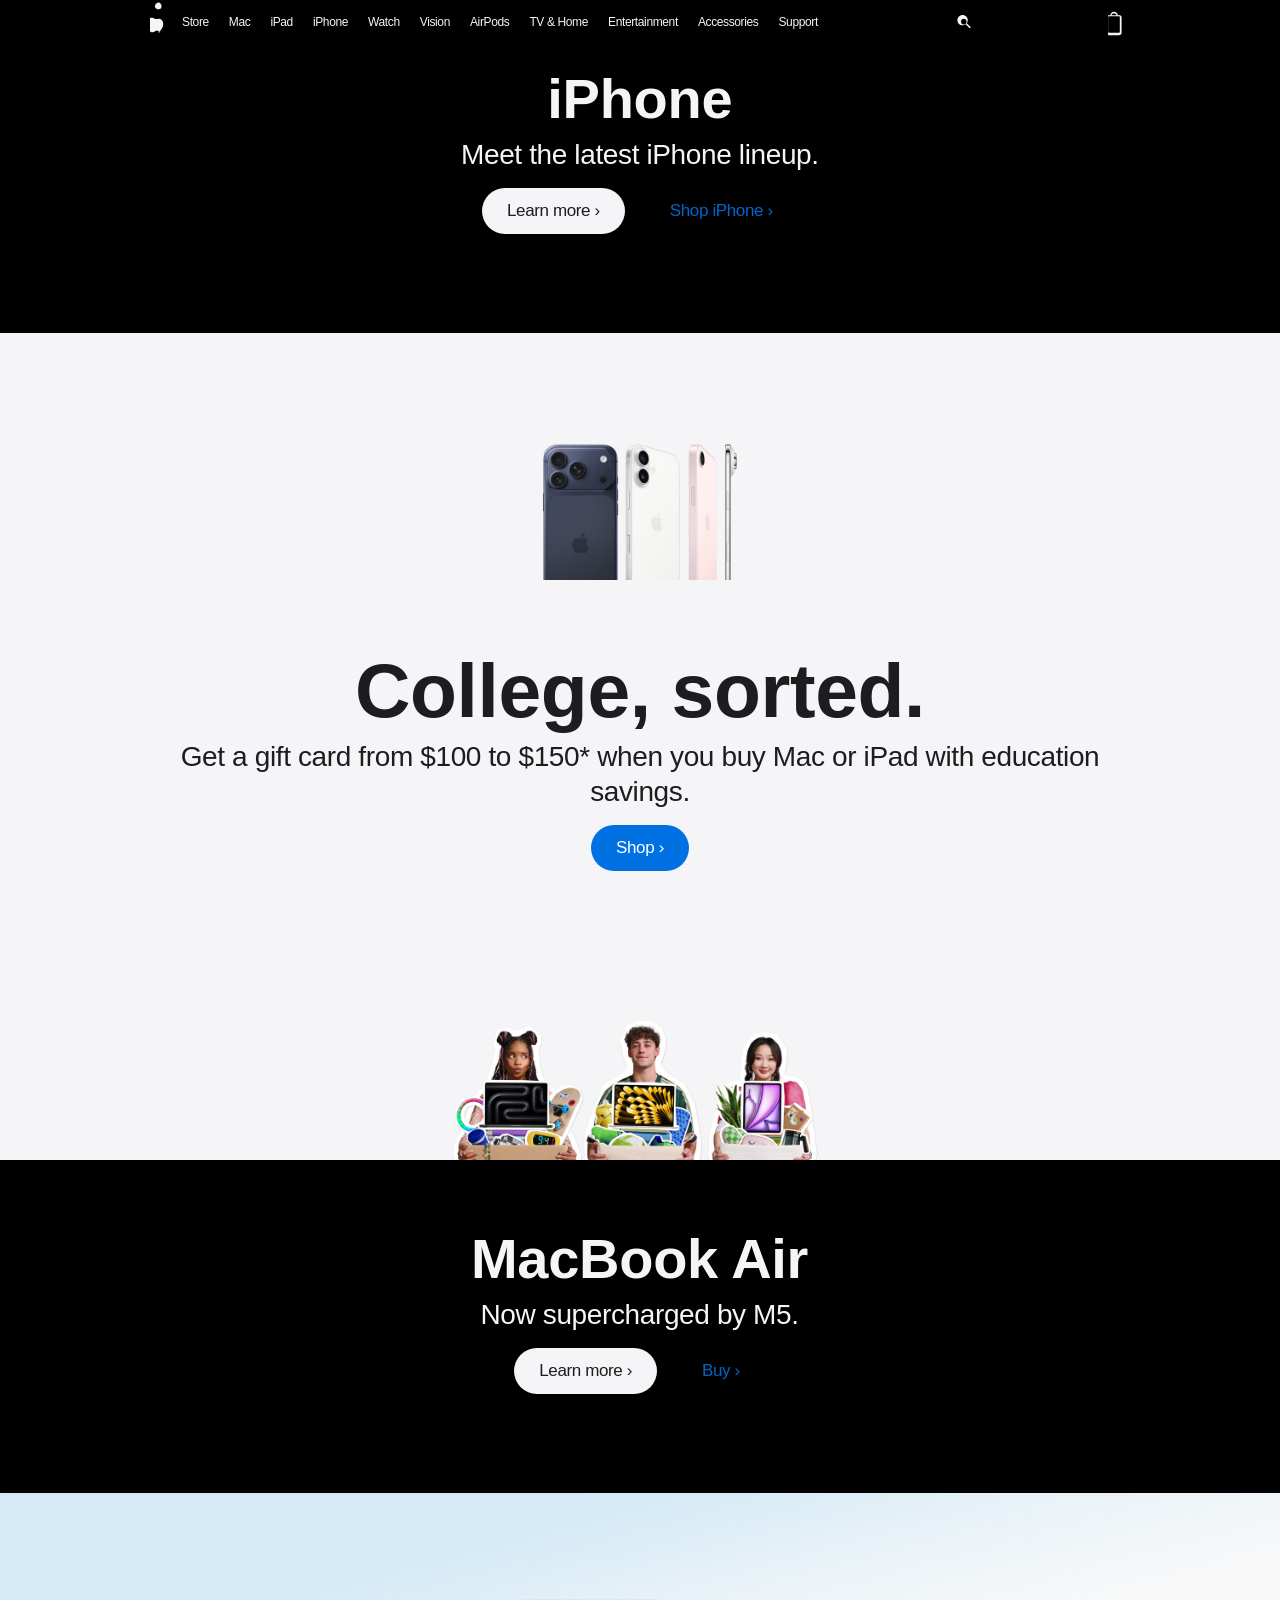
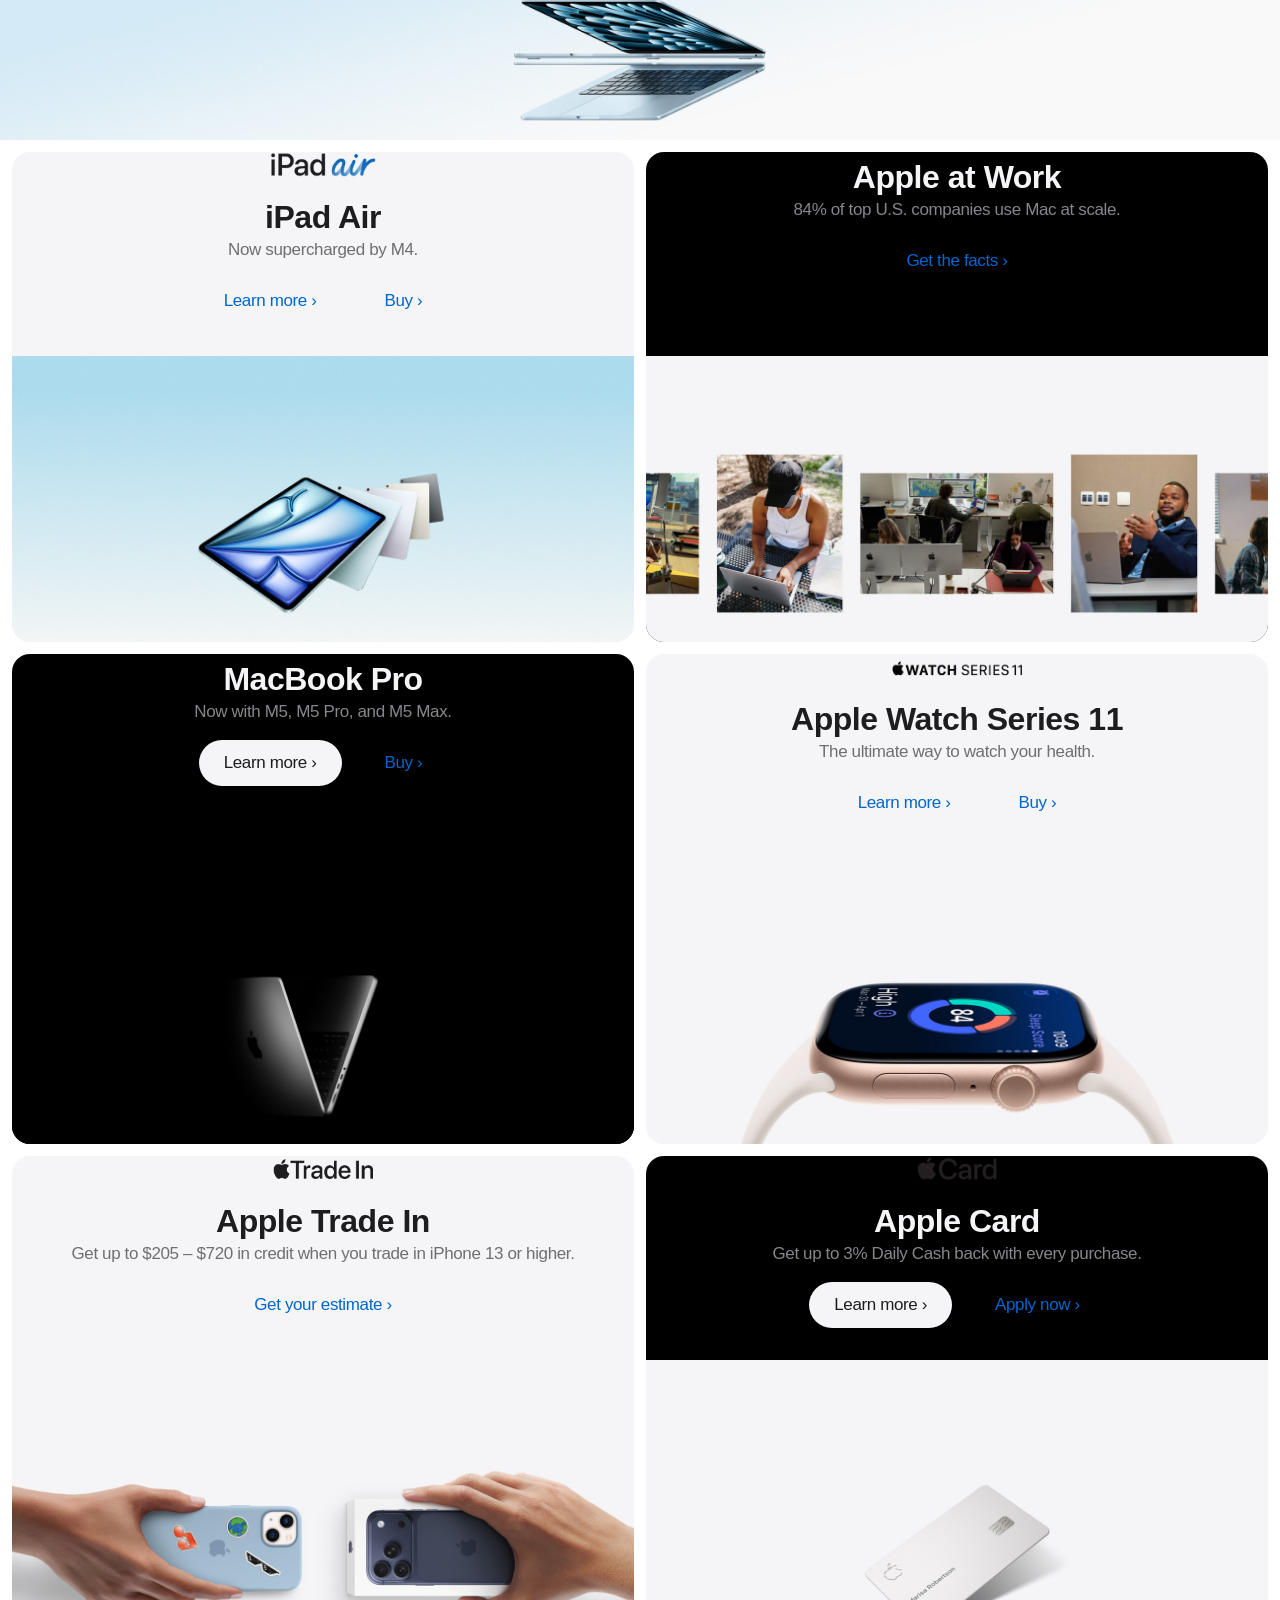
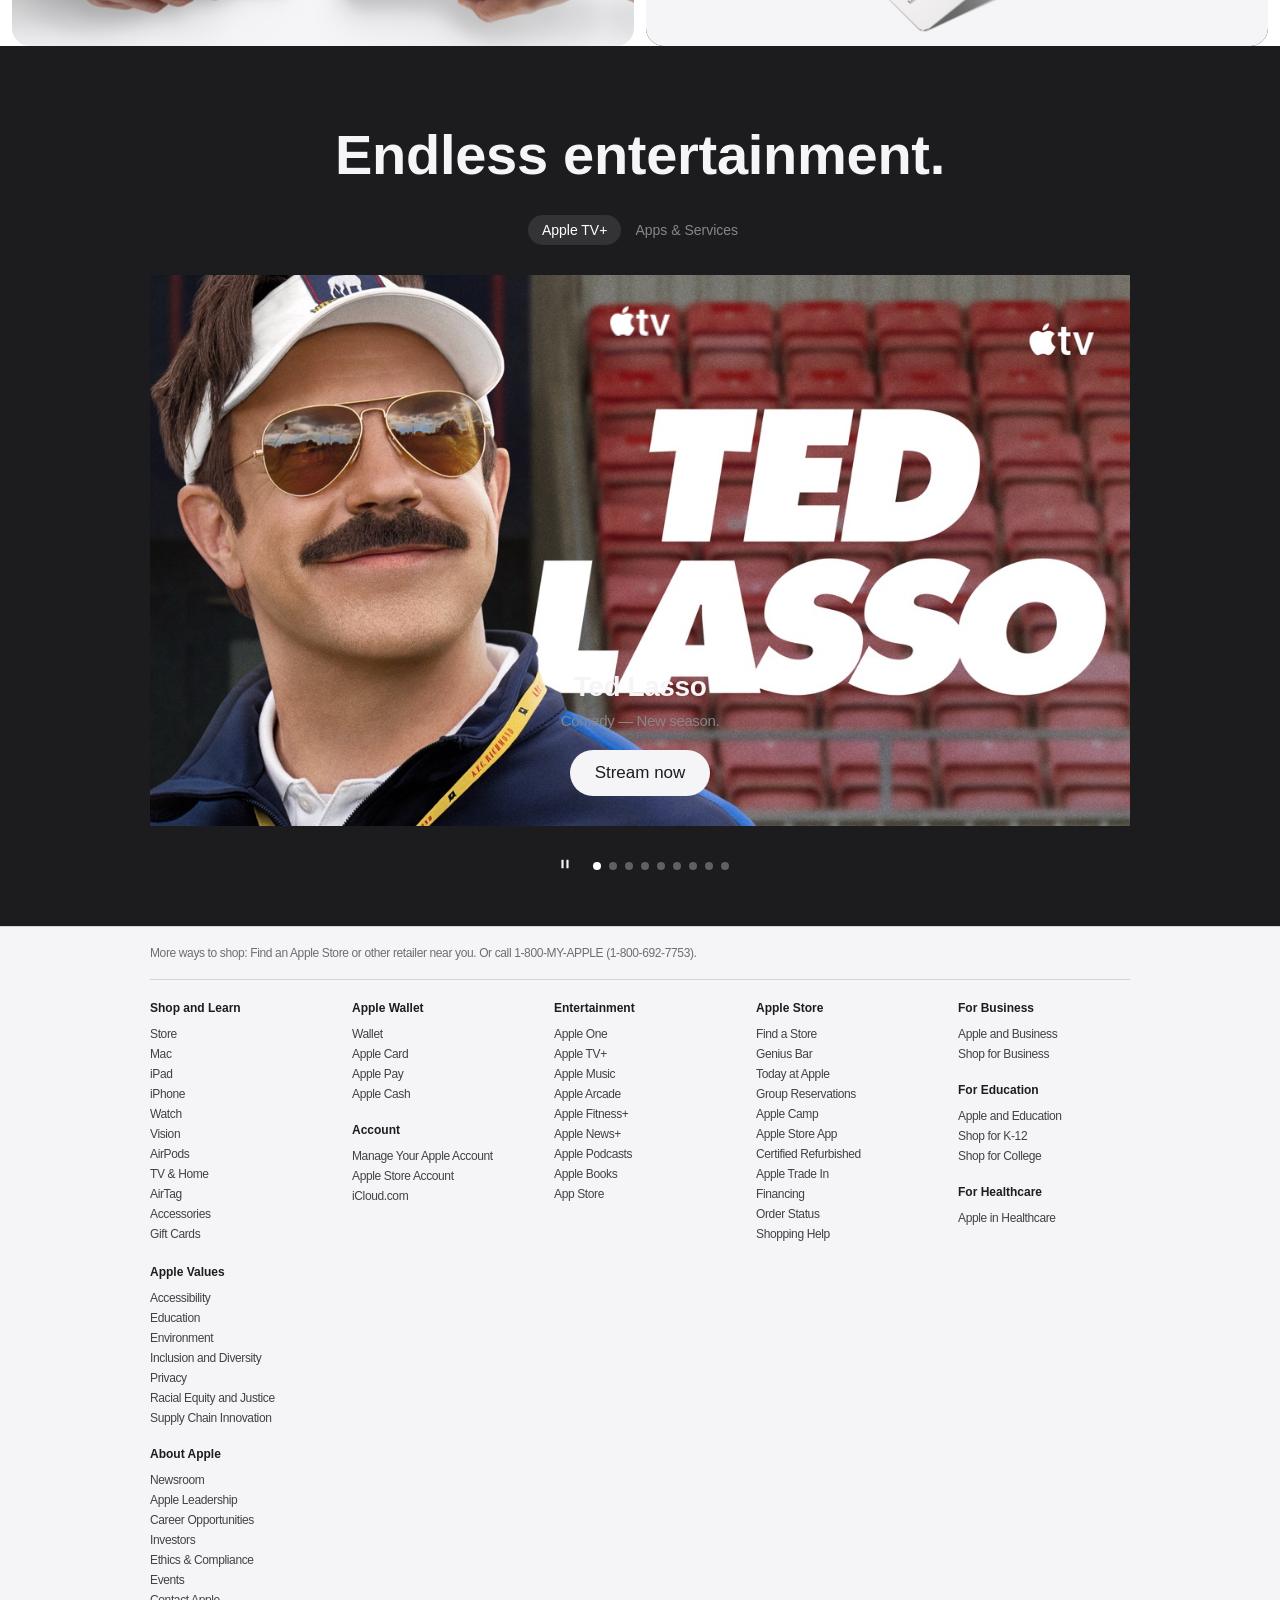
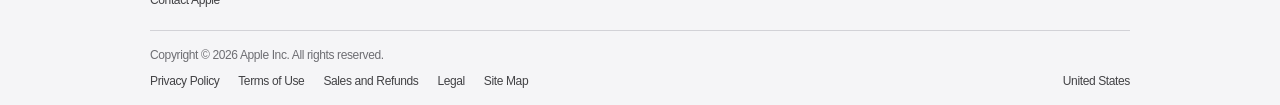
<file: index.html>
<!DOCTYPE html>
<html lang="en">
<head>
  <meta charset="UTF-8">
  <meta name="viewport" content="width=device-width, initial-scale=1.0">
  <title>Apple</title>
  <meta name="description" content="Apple delivers the best Mac, iPhone, iPad, and Watch experiences.">
  <link rel="stylesheet" href="css/global.css">
  <link rel="stylesheet" href="css/home.css">
</head>
<body>

  <!-- Global navigation placeholder — injected by nav.js -->
  <header id="globalnav-placeholder"></header>

  <main>
    <!-- =================================================================
         HERO 1 — iPhone (dark)
         ================================================================= -->
    <section class="hero hero-iphone theme-dark">
      <div class="container reveal">
        <h1 class="hero-headline">iPhone</h1>
        <p class="hero-subhead">Meet the latest iPhone lineup.</p>
        <div class="button-ctas">
          <a href="iphone/" class="button button-neutral link-chevron">Learn more</a>
          <a href="#" class="button button-outline link-chevron">Shop iPhone</a>
        </div>
      </div>
      <img src="images/home/hero-iphone-family.jpg"
           alt="iPhone 17 Pro, iPhone 17, iPhone 17e, and iPhone Air lineup"
           class="hero-image" loading="eager">
    </section>

    <!-- =================================================================
         HERO 2 — College / Back to School (light)
         ================================================================= -->
    <section class="hero hero-college theme-light">
      <div class="container reveal">
        <h1 class="hero-headline" style="font-size:clamp(36px,6vw,80px);">College, sorted.</h1>
        <p class="hero-subhead">Get a gift card from $100 to $150* when you buy Mac or iPad with education savings.</p>
        <div class="button-ctas">
          <a href="#" class="button link-chevron">Shop</a>
        </div>
      </div>
      <img src="images/home/hero-back-to-school.jpg"
           alt="Students carrying various MacBook and iPad models, along with dorm room essentials"
           class="hero-image" loading="lazy">
    </section>

    <!-- =================================================================
         HERO 3 — MacBook Air (dark)
         ================================================================= -->
    <section class="hero hero-macbook theme-dark">
      <div class="container reveal">
        <h1 class="hero-headline">MacBook Air</h1>
        <p class="hero-subhead">Now supercharged by M5.</p>
        <div class="button-ctas">
          <a href="mac/" class="button button-neutral link-chevron">Learn more</a>
          <a href="#" class="button button-outline link-chevron">Buy</a>
        </div>
      </div>
      <img src="images/home/hero-macbook-air.jpg"
           alt="Two open MacBook Air laptops in sky blue color forming arrow shape"
           class="hero-image" loading="lazy">
    </section>

    <!-- =================================================================
         PROMO TILES (2 x 3 grid)
         ================================================================= -->
    <section class="section" style="padding:12px 0 0;">
      <div class="promo-grid">

        <!-- iPad Air -->
        <div class="promo-tile reveal">
          <img src="images/home/logo-ipad-air.png" alt="" class="tile-logo">
          <h2 class="tile-headline">iPad Air</h2>
          <p class="tile-subhead">Now supercharged by M4.</p>
          <div class="tile-ctas">
            <a href="ipad/" class="button button-outline link-chevron">Learn more</a>
            <a href="#" class="button button-outline link-chevron">Buy</a>
          </div>
          <img src="images/home/promo-ipad-air.jpg" alt="iPad Air devices" class="tile-image" loading="lazy">
        </div>

        <!-- Apple at Work -->
        <div class="promo-tile theme-dark reveal">
          <h2 class="tile-headline" style="margin-top:8px">Apple at Work</h2>
          <p class="tile-subhead">84% of top U.S. companies use Mac at scale.</p>
          <div class="tile-ctas">
            <a href="#" class="button button-outline link-chevron">Get the facts</a>
          </div>
          <img src="images/home/promo-apple-at-work.jpg" alt="Apple devices in a professional setting" class="tile-image" loading="lazy">
        </div>

        <!-- MacBook Pro -->
        <div class="promo-tile theme-dark reveal">
          <h2 class="tile-headline" style="margin-top:8px">MacBook Pro</h2>
          <p class="tile-subhead">Now with M5, M5 Pro, and M5 Max.</p>
          <div class="tile-ctas">
            <a href="mac/" class="button button-neutral link-chevron">Learn more</a>
            <a href="#" class="button button-outline link-chevron">Buy</a>
          </div>
          <img src="images/home/promo-macbook-pro.jpg" alt="MacBook Pro lineup" class="tile-image" loading="lazy">
        </div>

        <!-- Apple Watch Series 11 -->
        <div class="promo-tile reveal">
          <img src="images/home/logo-apple-watch-series-11.png" alt="" class="tile-logo" style="max-width:130px">
          <h2 class="tile-headline">Apple Watch Series 11</h2>
          <p class="tile-subhead">The ultimate way to watch your health.</p>
          <div class="tile-ctas">
            <a href="watch/" class="button button-outline link-chevron">Learn more</a>
            <a href="#" class="button button-outline link-chevron">Buy</a>
          </div>
          <img src="images/home/promo-apple-watch-series-11.jpg" alt="Apple Watch Series 11" class="tile-image" loading="lazy">
        </div>

        <!-- Apple Trade In -->
        <div class="promo-tile reveal">
          <img src="images/home/logo-iphone-tradein.png" alt="" class="tile-logo" style="max-width:100px">
          <h2 class="tile-headline">Apple Trade In</h2>
          <p class="tile-subhead">Get up to $205 – $720 in credit when you trade in iPhone 13 or higher.</p>
          <div class="tile-ctas">
            <a href="#" class="button button-outline link-chevron">Get your estimate</a>
          </div>
          <img src="images/home/promo-iphone-tradein.jpg" alt="iPhone trade-in devices" class="tile-image" loading="lazy">
        </div>

        <!-- Apple Card -->
        <div class="promo-tile theme-dark reveal">
          <img src="images/home/logo-apple-card.png" alt="" class="tile-logo" style="max-width:130px">
          <h2 class="tile-headline">Apple Card</h2>
          <p class="tile-subhead">Get up to 3% Daily Cash back with every purchase.</p>
          <div class="tile-ctas">
            <a href="#" class="button button-neutral link-chevron">Learn more</a>
            <a href="#" class="button button-outline link-chevron">Apply now</a>
          </div>
          <img src="images/home/promo-apple-card.jpg" alt="Apple Card" class="tile-image" loading="lazy">
        </div>

      </div>
    </section>

    <!-- =================================================================
         ENTERTAINMENT GALLERY (placeholder — gallery.js fills content)
         ================================================================= -->
    <div id="gallery-placeholder"></div>

  </main>

  <!-- Footer placeholder — injected by nav.js -->
  <footer id="globalfooter-placeholder"></footer>

  <script src="js/nav.js"></script>
  <script src="js/gallery.js"></script>
  <script src="js/reveal.js"></script>
</body>
</html>
</file>
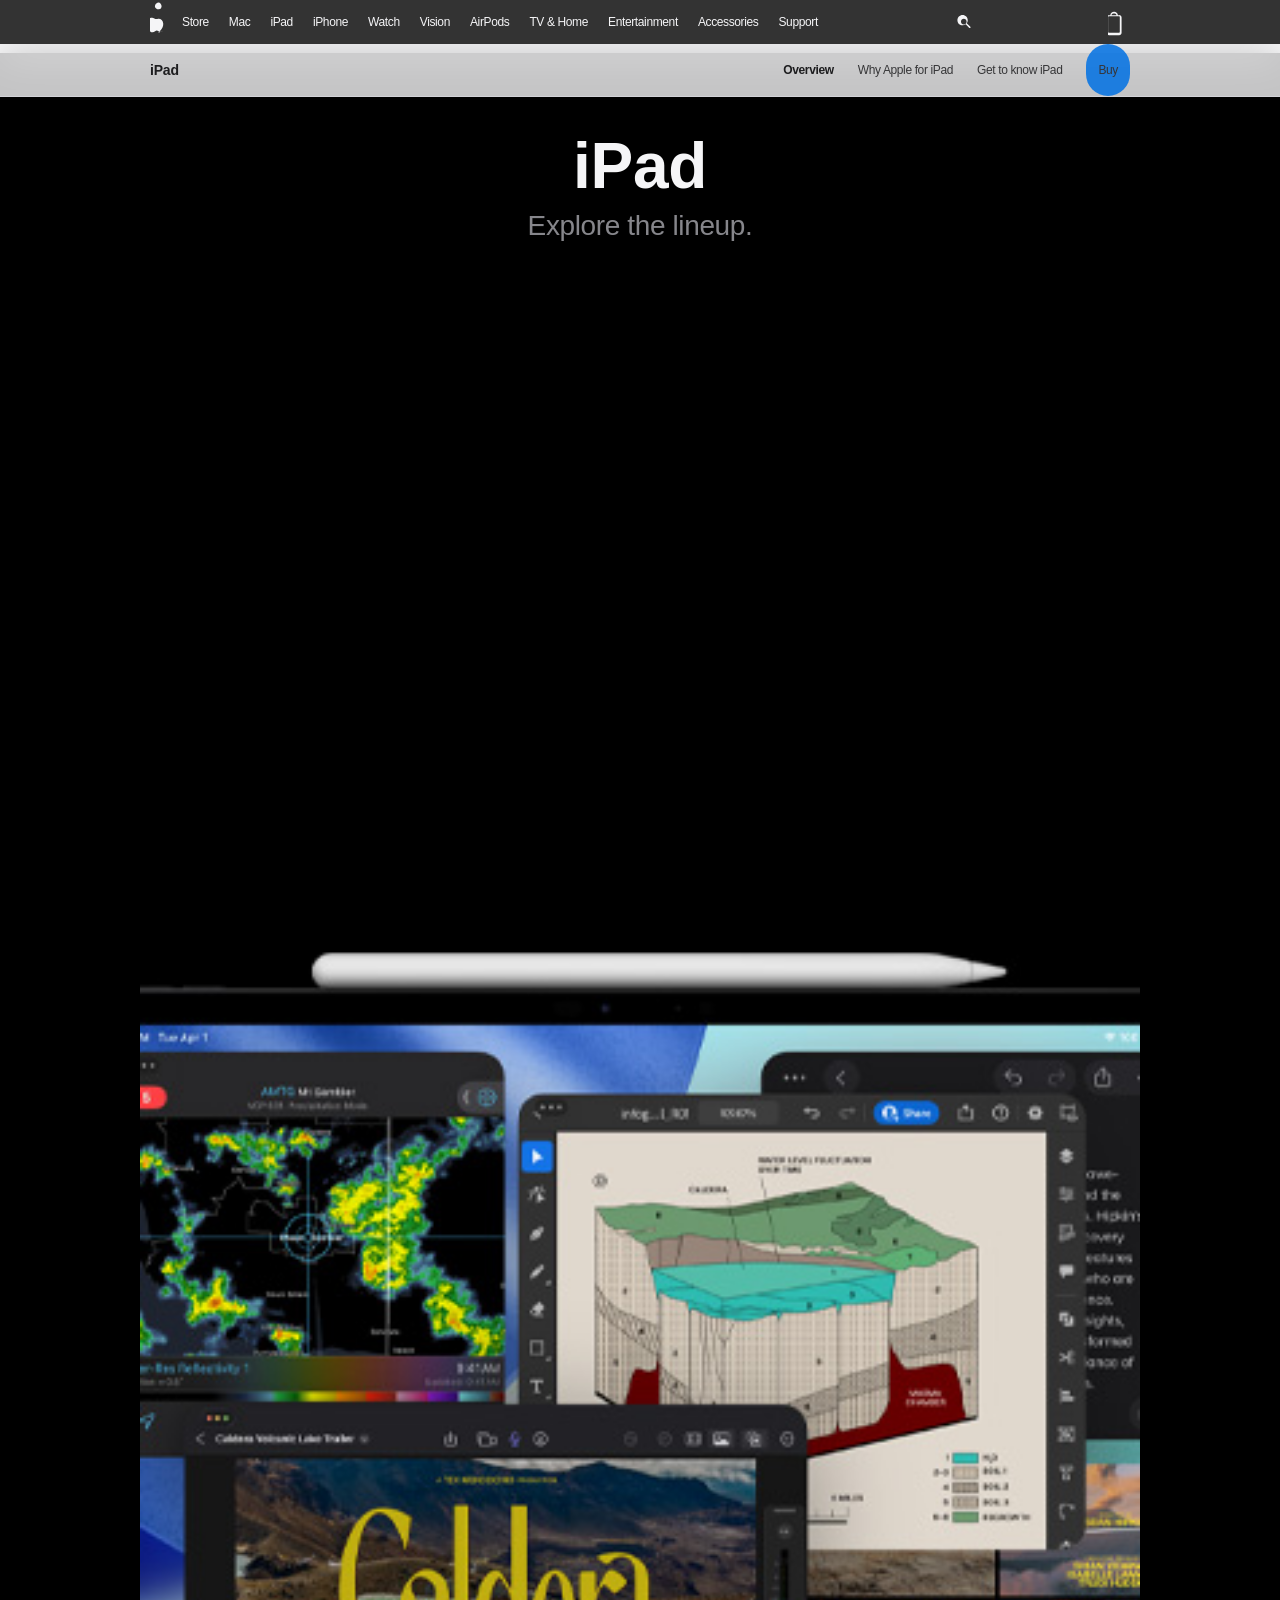
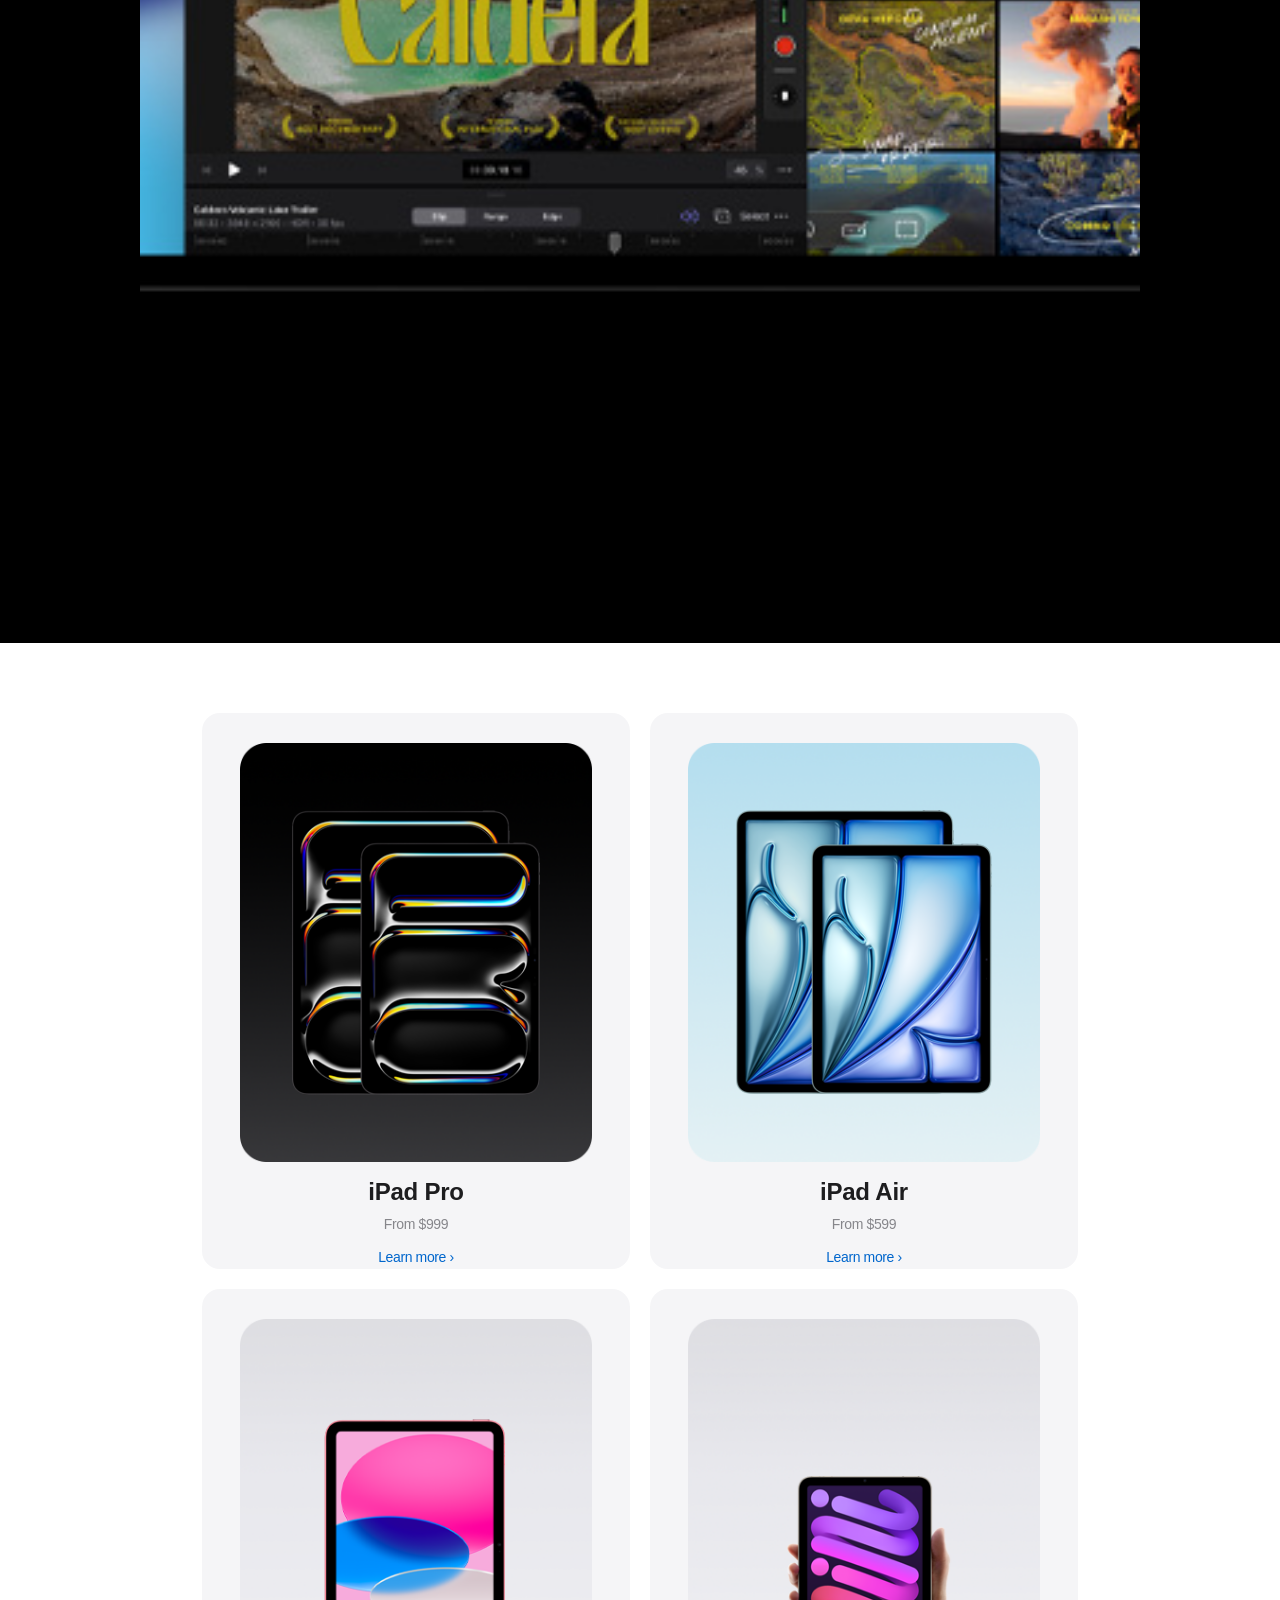
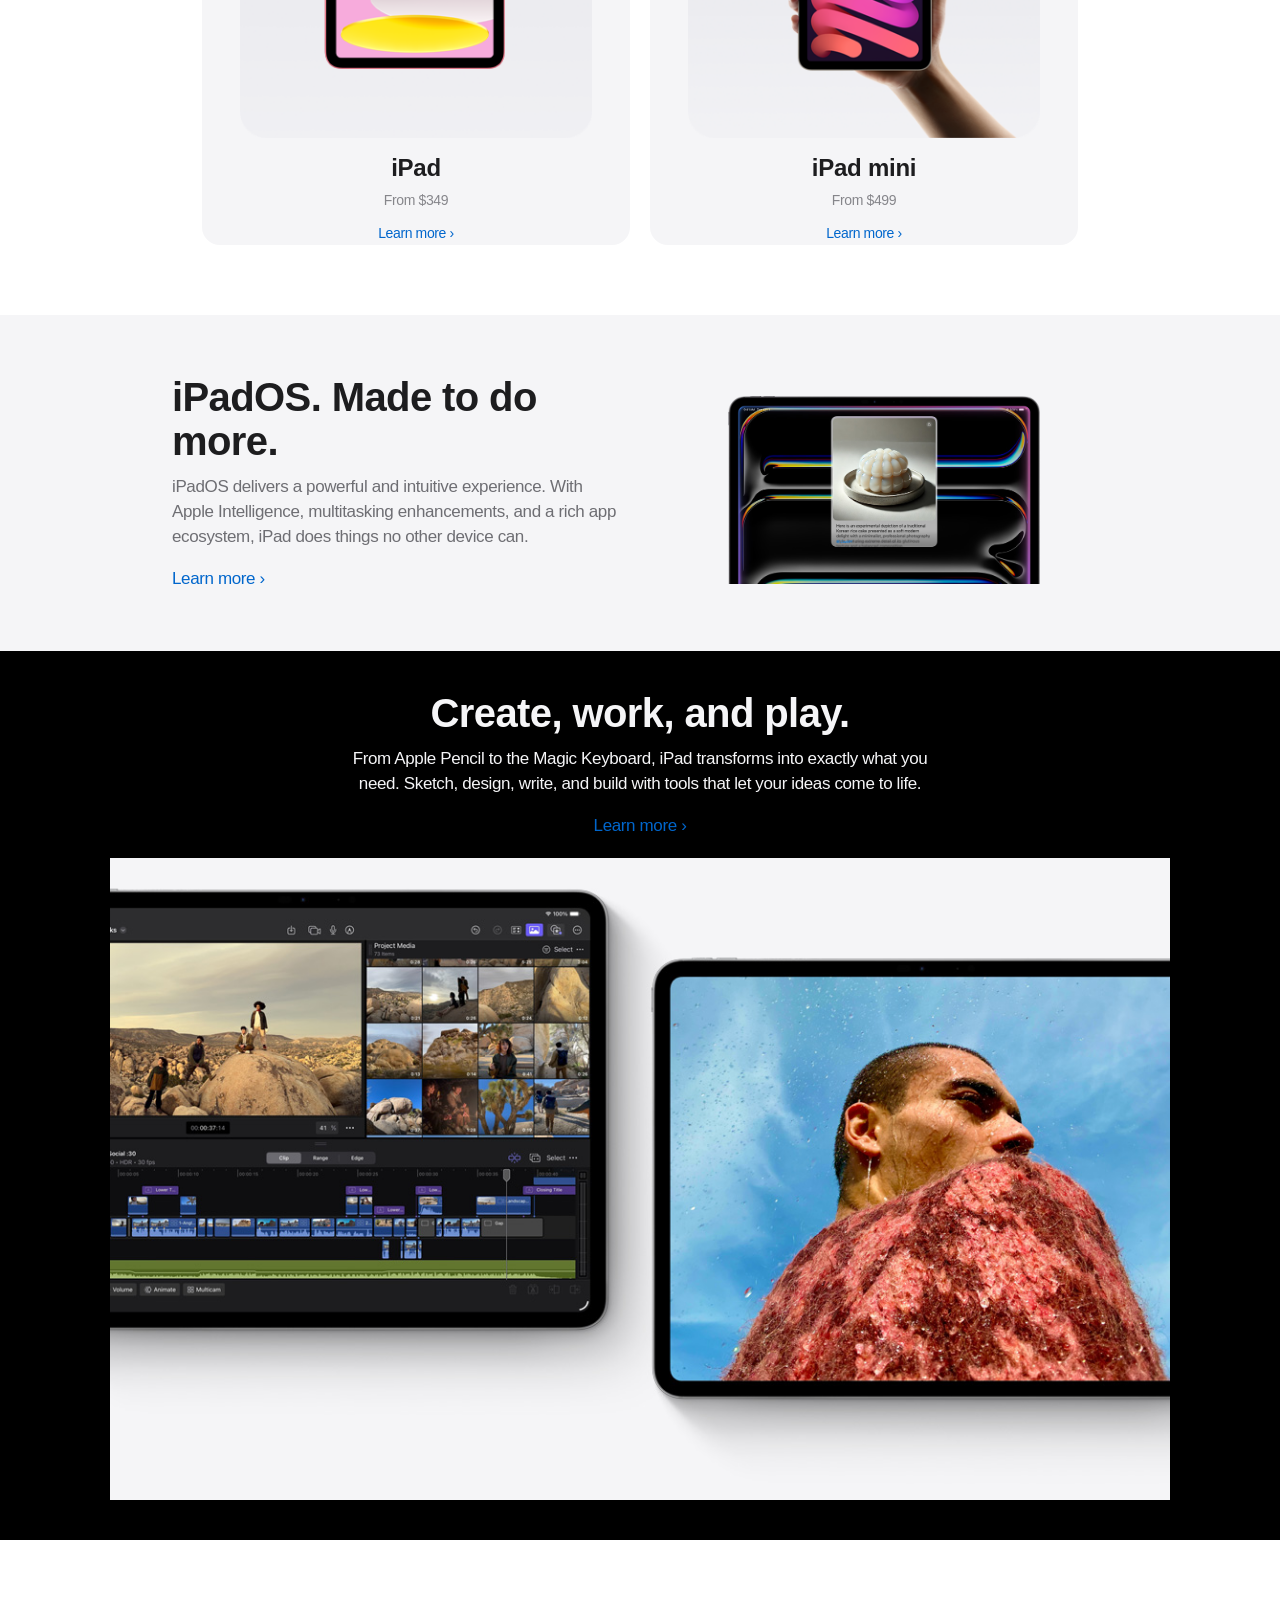
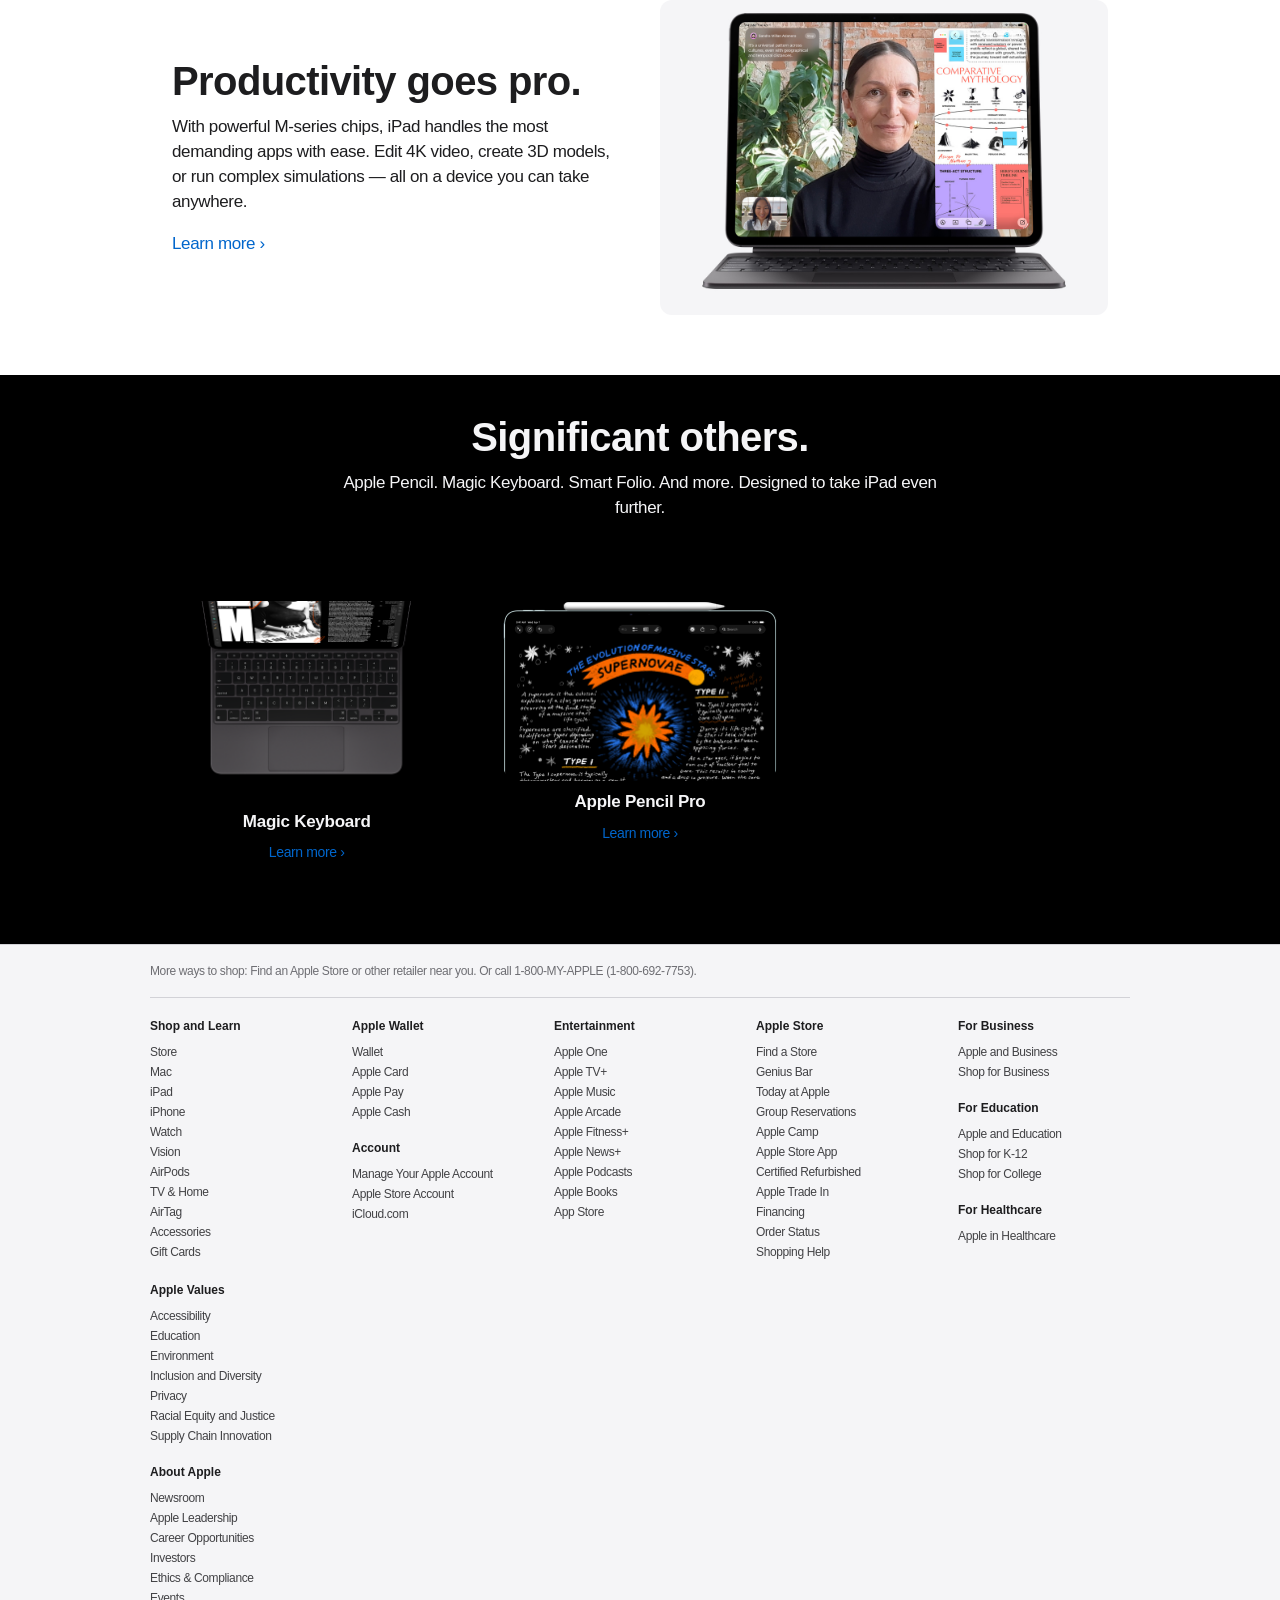
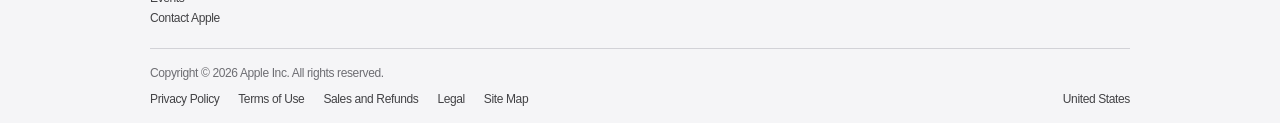
<file: ipad/index.html>
<!DOCTYPE html>
<html lang="en">
<head>
  <meta charset="UTF-8">
  <meta name="viewport" content="width=device-width, initial-scale=1.0">
  <title>iPad — Apple</title>
  <meta name="description" content="Explore the iPad lineup. iPad Pro, iPad Air, iPad, and iPad mini.">
  <link rel="stylesheet" href="../css/global.css">
  <link rel="stylesheet" href="../css/product.css">
</head>
<body>

  <!-- Global nav -->
  <header id="globalnav-placeholder"></header>

  <!-- Local nav -->
  <div class="localnav" id="localnav">
    <div class="localnav-inner">
      <a href="../ipad/" class="localnav-title">iPad</a>
      <div class="localnav-links">
        <a href="#" class="active">Overview</a>
        <a href="#">Why Apple for iPad</a>
        <a href="#">Get to know iPad</a>
        <a href="../ipad/#lineup" class="localnav-buy">Buy</a>
      </div>
    </div>
  </div>

  <main>

    <!-- =================================================================
         HERO
         ================================================================= -->
    <section class="product-hero theme-dark">
      <div class="container reveal">
        <h1 class="product-hero-headline">iPad</h1>
        <p class="product-hero-sub">Explore the lineup.</p>
      </div>
      <img src="../images/ipad/fc-ipados.jpg"
           alt="iPad lineup with iPadOS"
           class="product-hero-img" style="max-width:1000px;">
    </section>

    <!-- =================================================================
         LINEUP
         ================================================================= -->
    <section id="lineup" class="lineup" style="padding:70px 0;">
      <div class="lineup-grid" style="gap:20px; max-width:900px;">
        <div class="lineup-item">
          <a href="#"><img src="../images/ipad/tile-pro.png" alt="iPad Pro"></a>
          <p class="lineup-name">iPad Pro</p>
          <p class="lineup-price">From $999</p>
          <div class="lineup-cta"><a href="#">Learn more ›</a></div>
        </div>
        <div class="lineup-item">
          <a href="#"><img src="../images/ipad/tile-air.png" alt="iPad Air"></a>
          <p class="lineup-name">iPad Air</p>
          <p class="lineup-price">From $599</p>
          <div class="lineup-cta"><a href="#">Learn more ›</a></div>
        </div>
        <div class="lineup-item">
          <a href="#"><img src="../images/ipad/tile-ipad.png" alt="iPad"></a>
          <p class="lineup-name">iPad</p>
          <p class="lineup-price">From $349</p>
          <div class="lineup-cta"><a href="#">Learn more ›</a></div>
        </div>
        <div class="lineup-item">
          <a href="#"><img src="../images/ipad/tile-mini.png" alt="iPad mini"></a>
          <p class="lineup-name">iPad mini</p>
          <p class="lineup-price">From $499</p>
          <div class="lineup-cta"><a href="#">Learn more ›</a></div>
        </div>
      </div>
    </section>

    <!-- =================================================================
         FEATURE: iPadOS
         ================================================================= -->
    <section class="feature-section theme-light-gray">
      <div class="feature-inner">
        <div class="feature-text reveal">
          <h2>iPadOS. Made to do more.</h2>
          <p>iPadOS delivers a powerful and intuitive experience. With Apple Intelligence, multitasking enhancements, and a rich app ecosystem, iPad does things no other device can.</p>
          <div class="feature-ctas">
            <a href="#" class="link-more link-chevron">Learn more</a>
          </div>
        </div>
        <div class="feature-img reveal">
          <img src="../images/ipad/fc-siri.jpg" alt="iPadOS with Apple Intelligence">
        </div>
      </div>
    </section>

    <!-- =================================================================
         FEATURE: Creativity
         ================================================================= -->
    <section class="feature-centered theme-dark">
      <div class="container">
        <h2 class="reveal">Create, work, and play.</h2>
        <p class="reveal">From Apple Pencil to the Magic Keyboard, iPad transforms into exactly what you need. Sketch, design, write, and build with tools that let your ideas come to life.</p>
        <div class="feature-ctas reveal">
          <a href="#" class="link-more link-chevron">Learn more</a>
        </div>
      </div>
      <img src="../images/ipad/fc-creativity.jpg"
           alt="iPad creativity features"
           class="feature-centered-img reveal" loading="lazy">
    </section>

    <!-- =================================================================
         FEATURE: Productivity
         ================================================================= -->
    <section class="feature-section">
      <div class="feature-inner">
        <div class="feature-text reveal">
          <h2>Productivity goes pro.</h2>
          <p>With powerful M-series chips, iPad handles the most demanding apps with ease. Edit 4K video, create 3D models, or run complex simulations — all on a device you can take anywhere.</p>
          <div class="feature-ctas">
            <a href="#" class="link-more link-chevron">Learn more</a>
          </div>
        </div>
        <div class="feature-img reveal">
          <img src="../images/ipad/fc-productivity.jpg" alt="iPad productivity">
        </div>
      </div>
    </section>

    <!-- =================================================================
         SIGNIFICANT OTHERS — accessories
         ================================================================= -->
    <section class="feature-centered theme-dark">
      <div class="container">
        <h2 class="reveal">Significant others.</h2>
        <p class="reveal">Apple Pencil. Magic Keyboard. Smart Folio. And more. Designed to take iPad even further.</p>
      </div>
      <div class="cta-row" style="justify-content:center; margin-top:40px;">
        <div class="cta-tile reveal" style="max-width:380px">
          <img src="../images/ipad/banner-keyboard.png" alt="Magic Keyboard for iPad" style="max-width:340px; border-radius:16px;">
          <h3 style="margin-top:12px">Magic Keyboard</h3>
          <a href="#">Learn more ›</a>
        </div>
        <div class="cta-tile reveal" style="max-width:380px">
          <img src="../images/ipad/banner-pencil.png" alt="Apple Pencil Pro" style="max-width:340px; border-radius:16px;">
          <h3 style="margin-top:12px">Apple Pencil Pro</h3>
          <a href="#">Learn more ›</a>
        </div>
      </div>
    </section>

  </main>

  <footer id="globalfooter-placeholder"></footer>

  <script src="../js/nav.js"></script>
  <script src="../js/reveal.js"></script>
  <script>
    (function(){
      var ln = document.getElementById('localnav');
      if (!ln) return;
      window.addEventListener('scroll', function(){
        ln.classList.toggle('scrolled', window.scrollY > 50);
      }, { passive: true });
    })();
  </script>
</body>
</html>
</file>
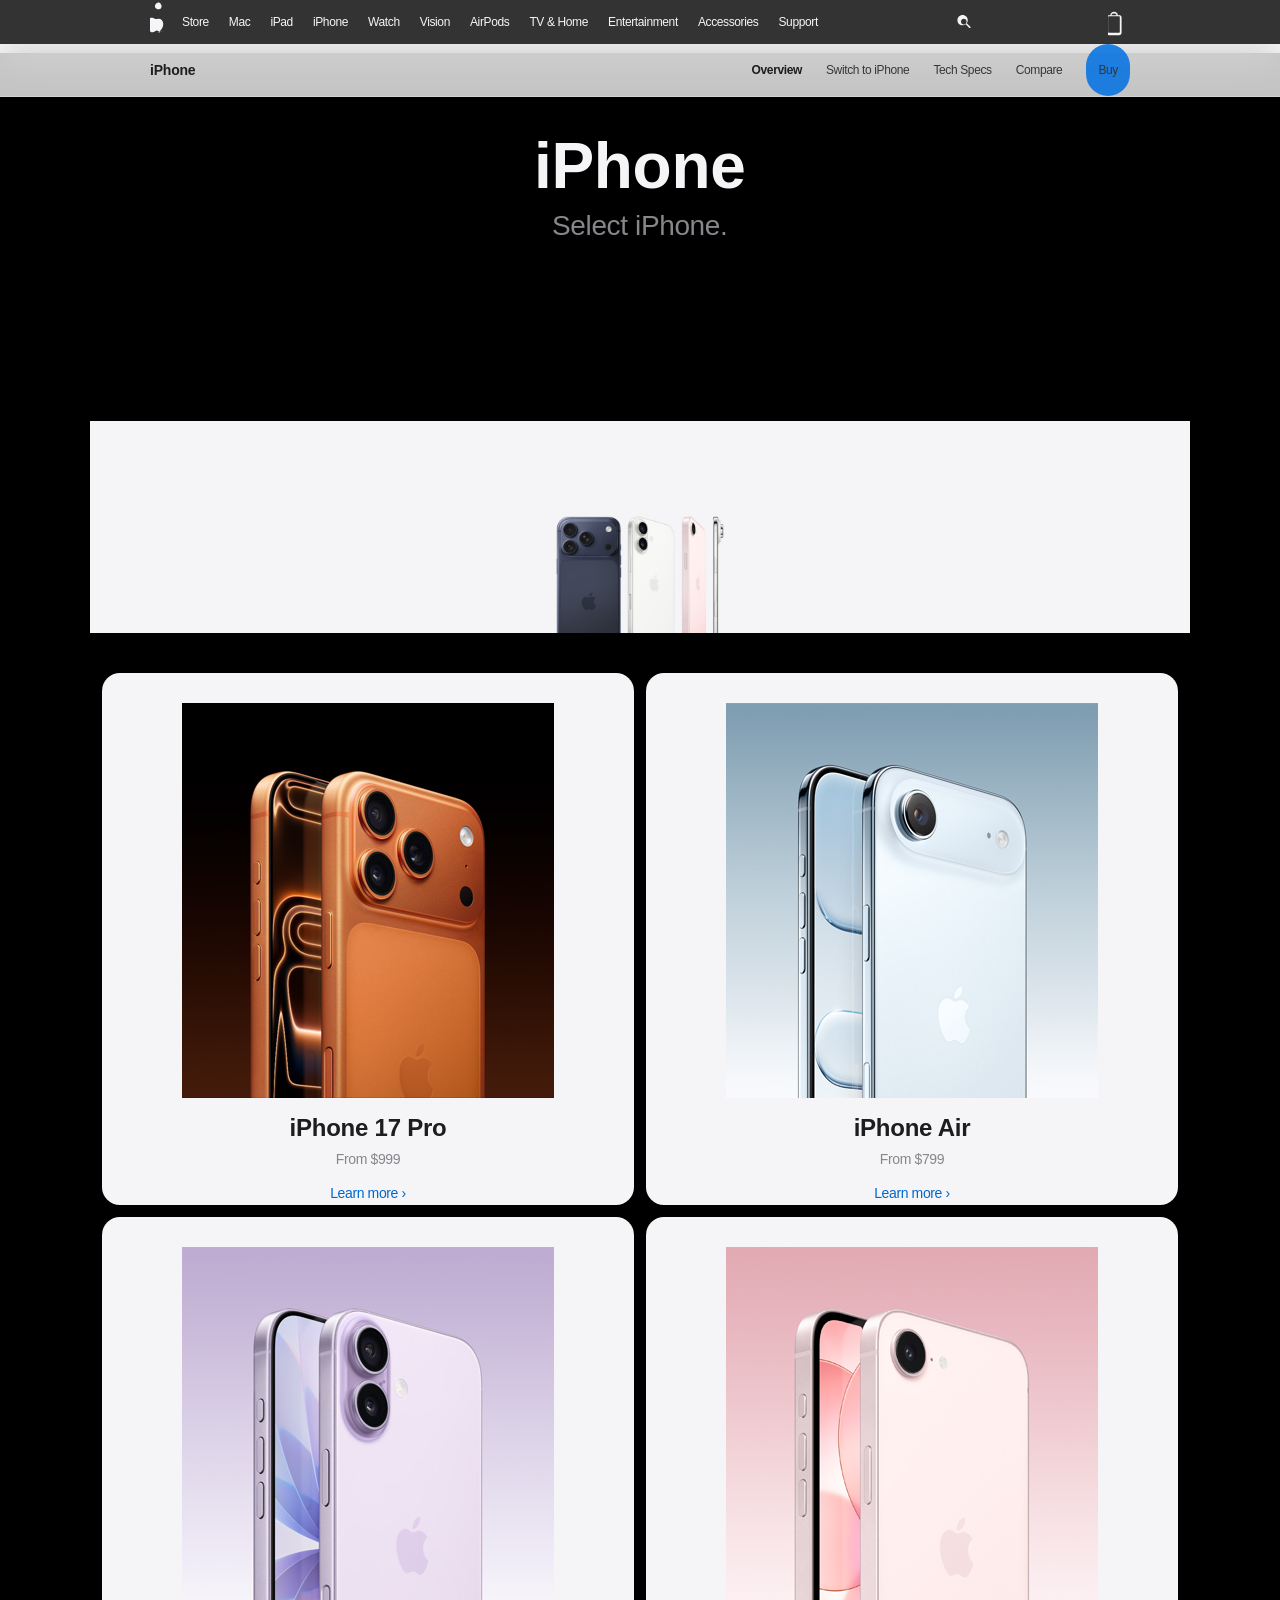
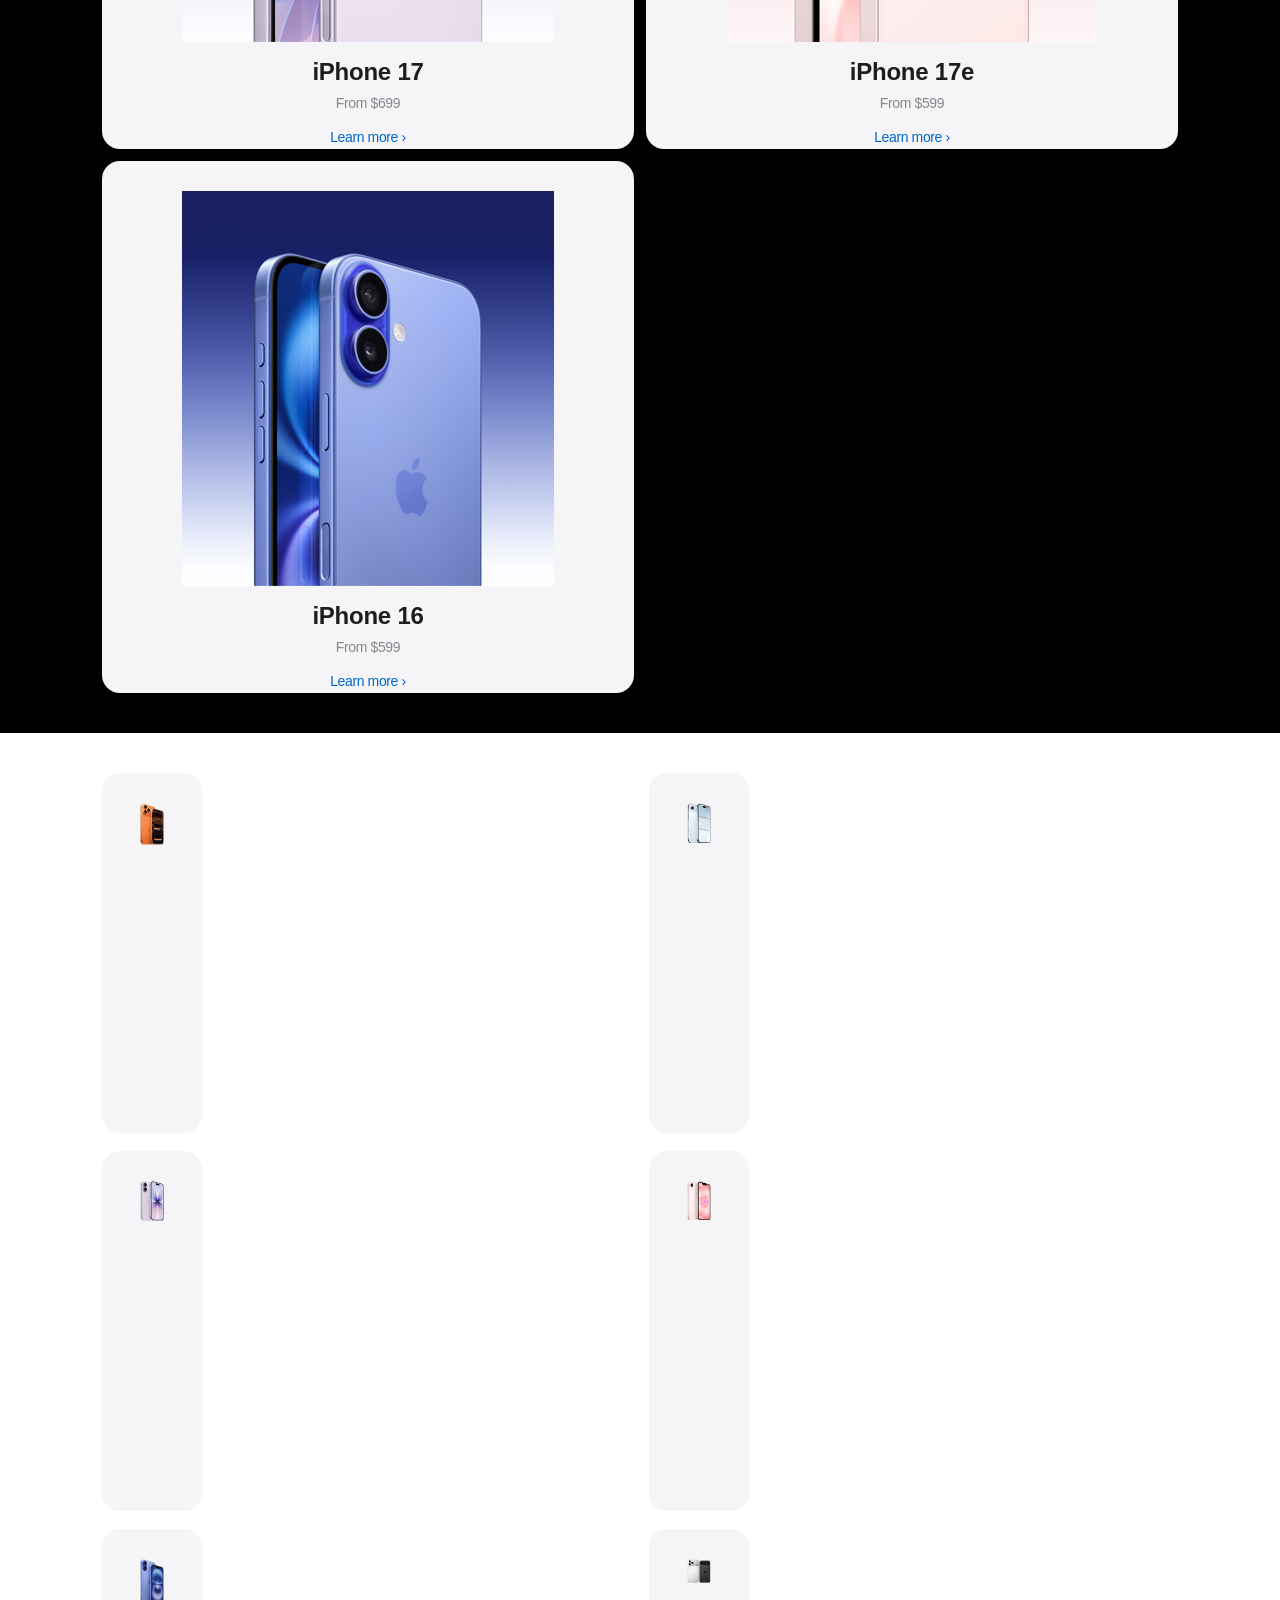
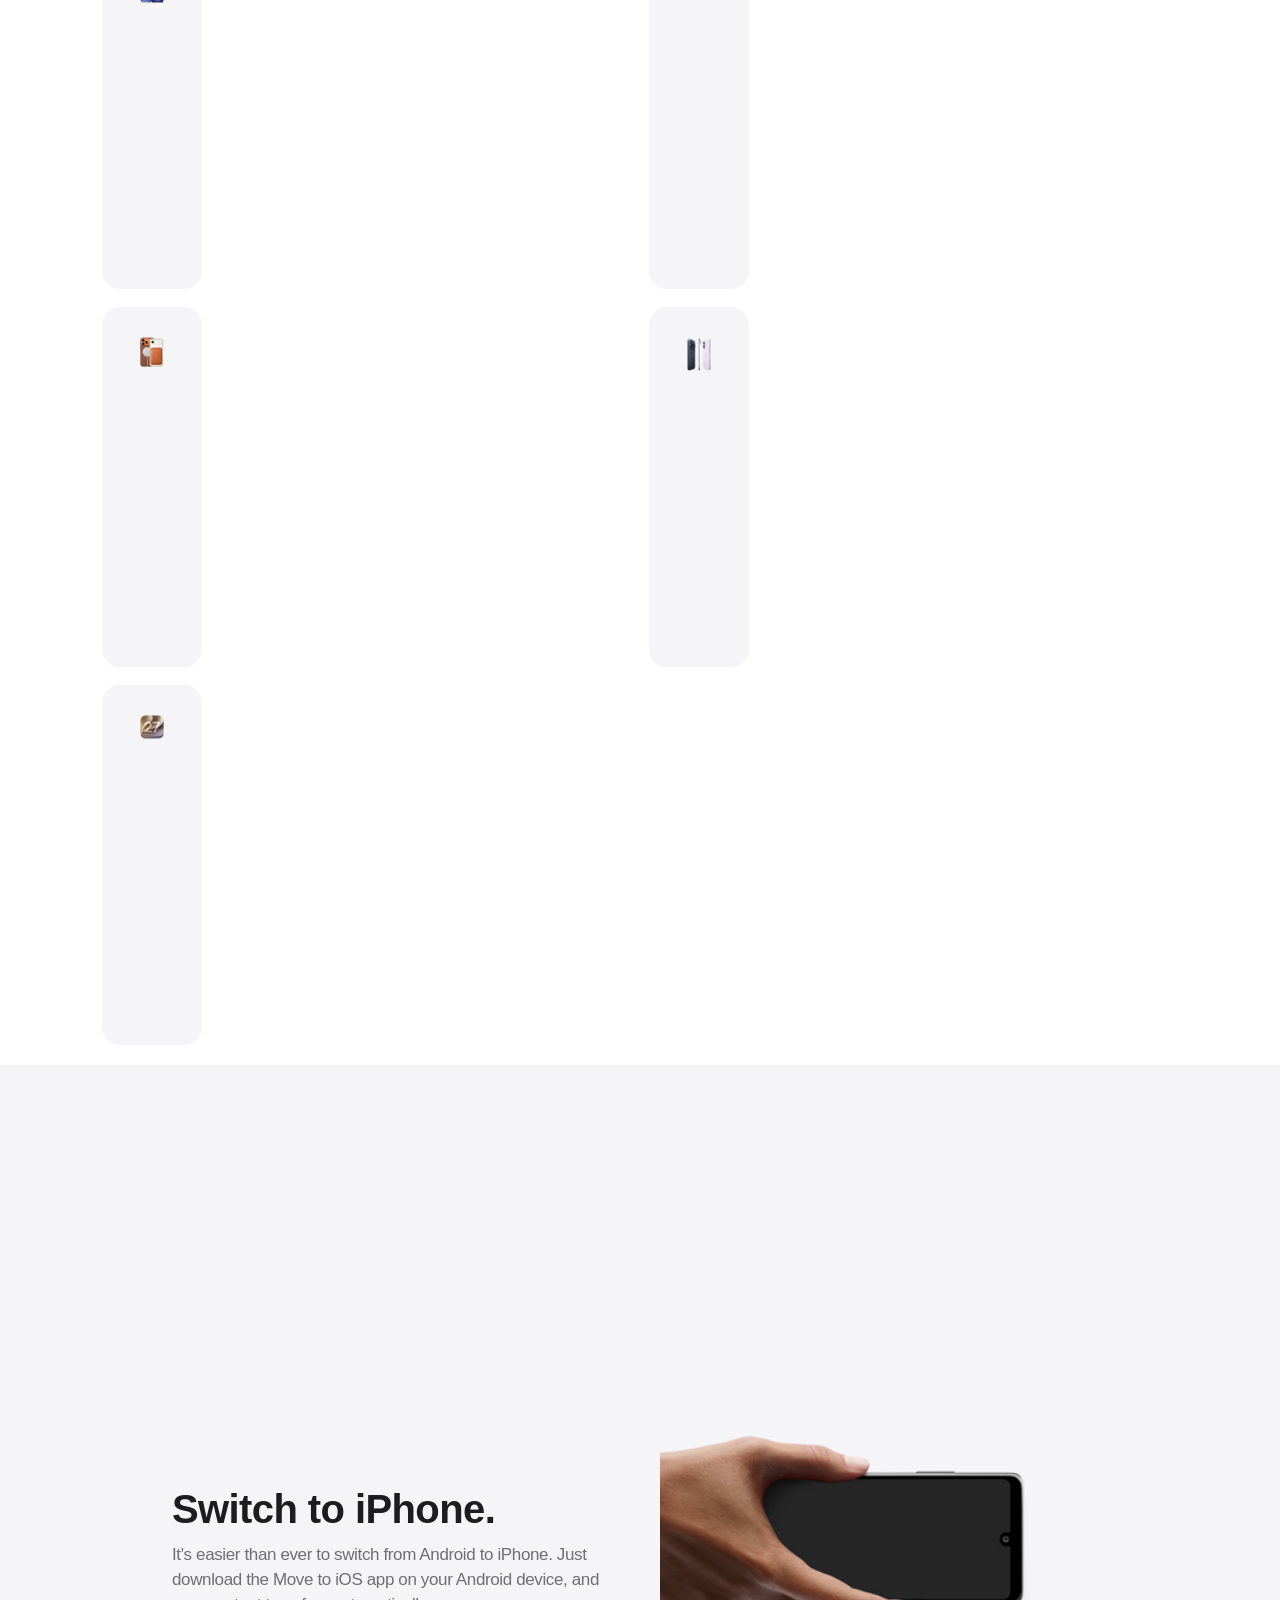
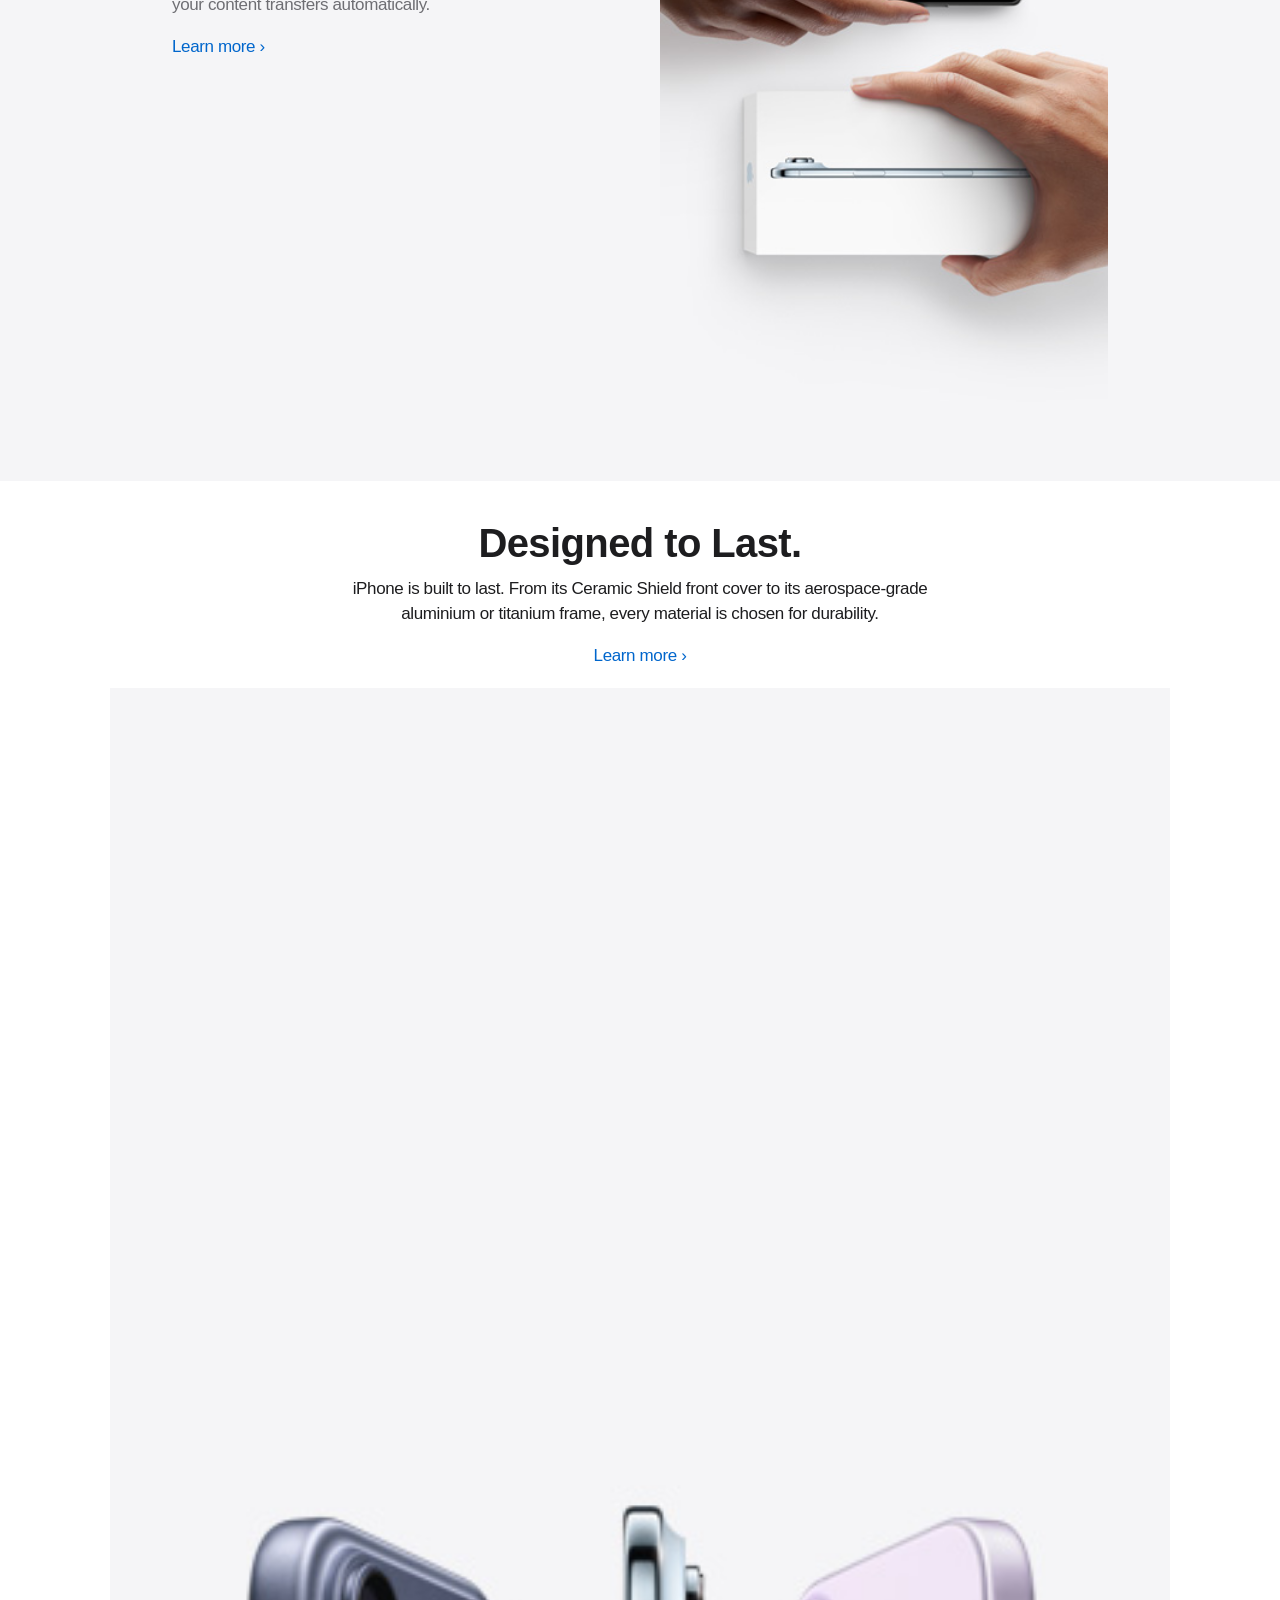
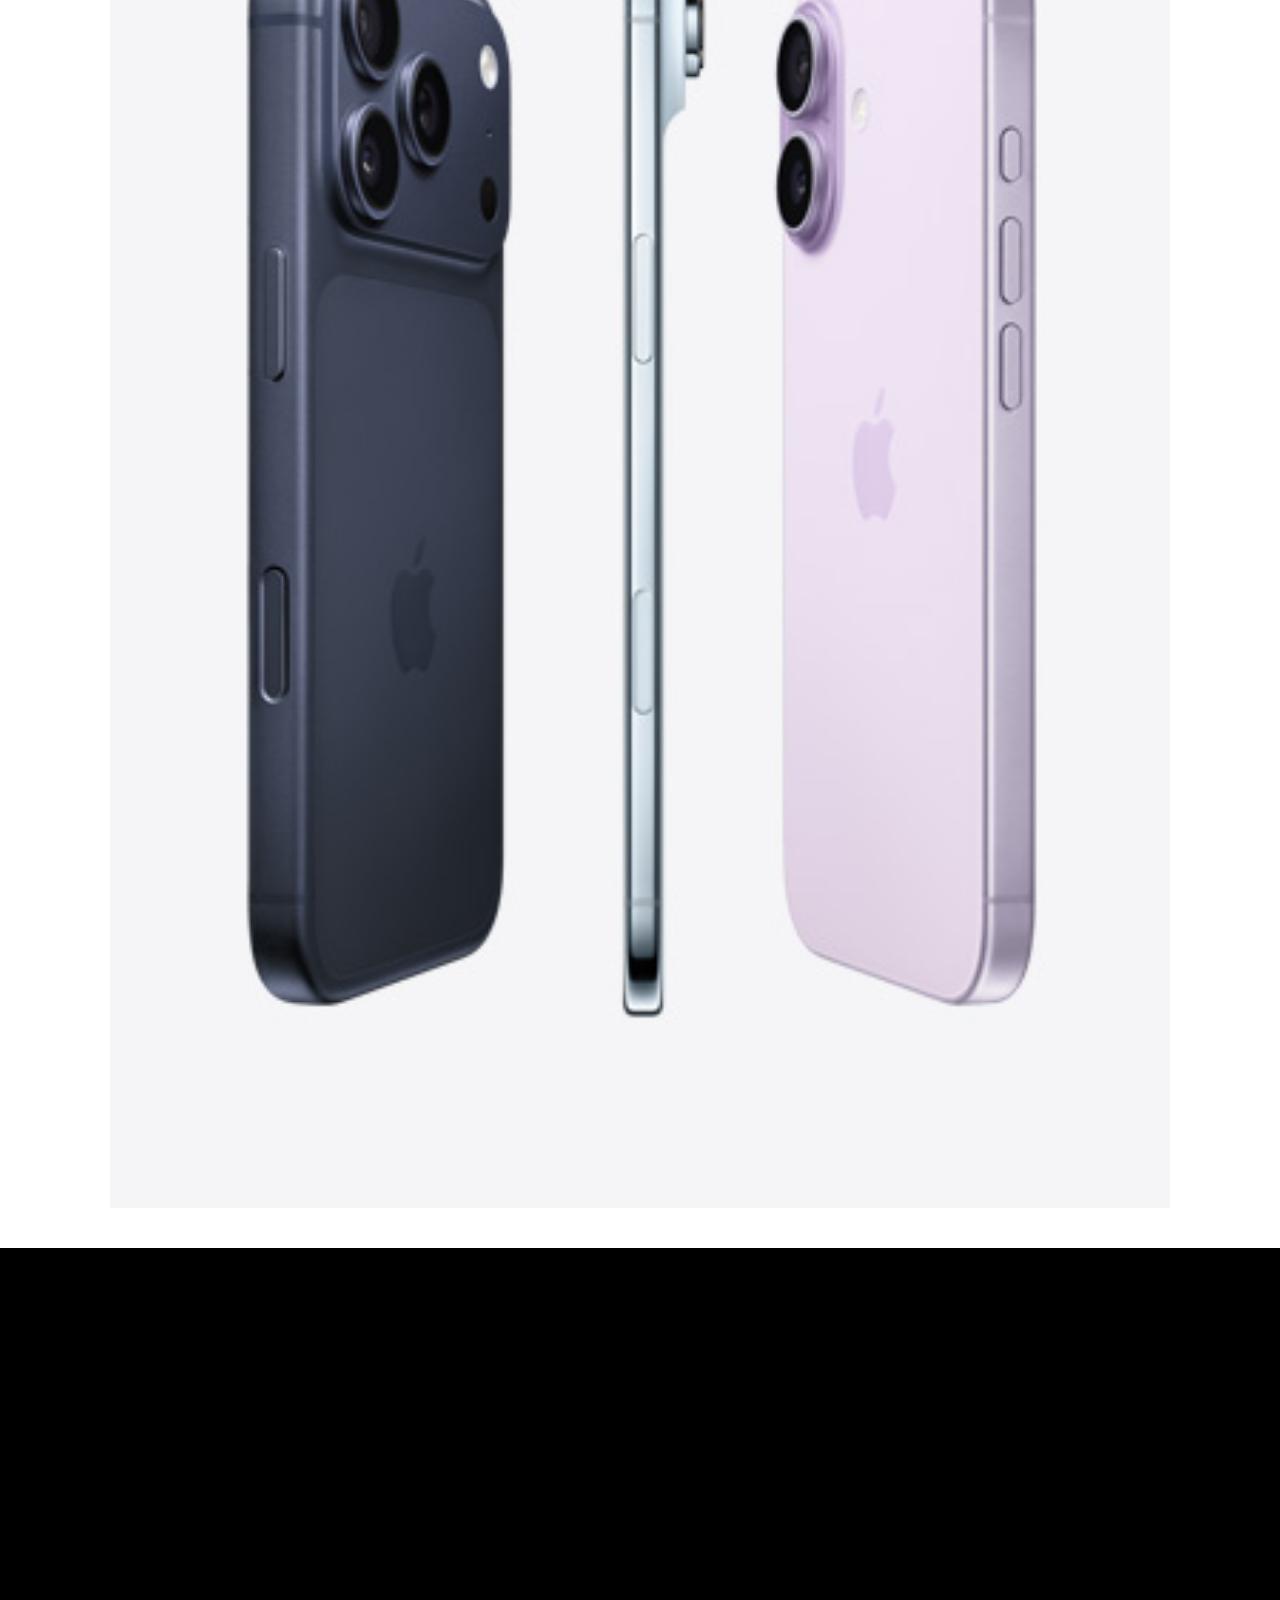
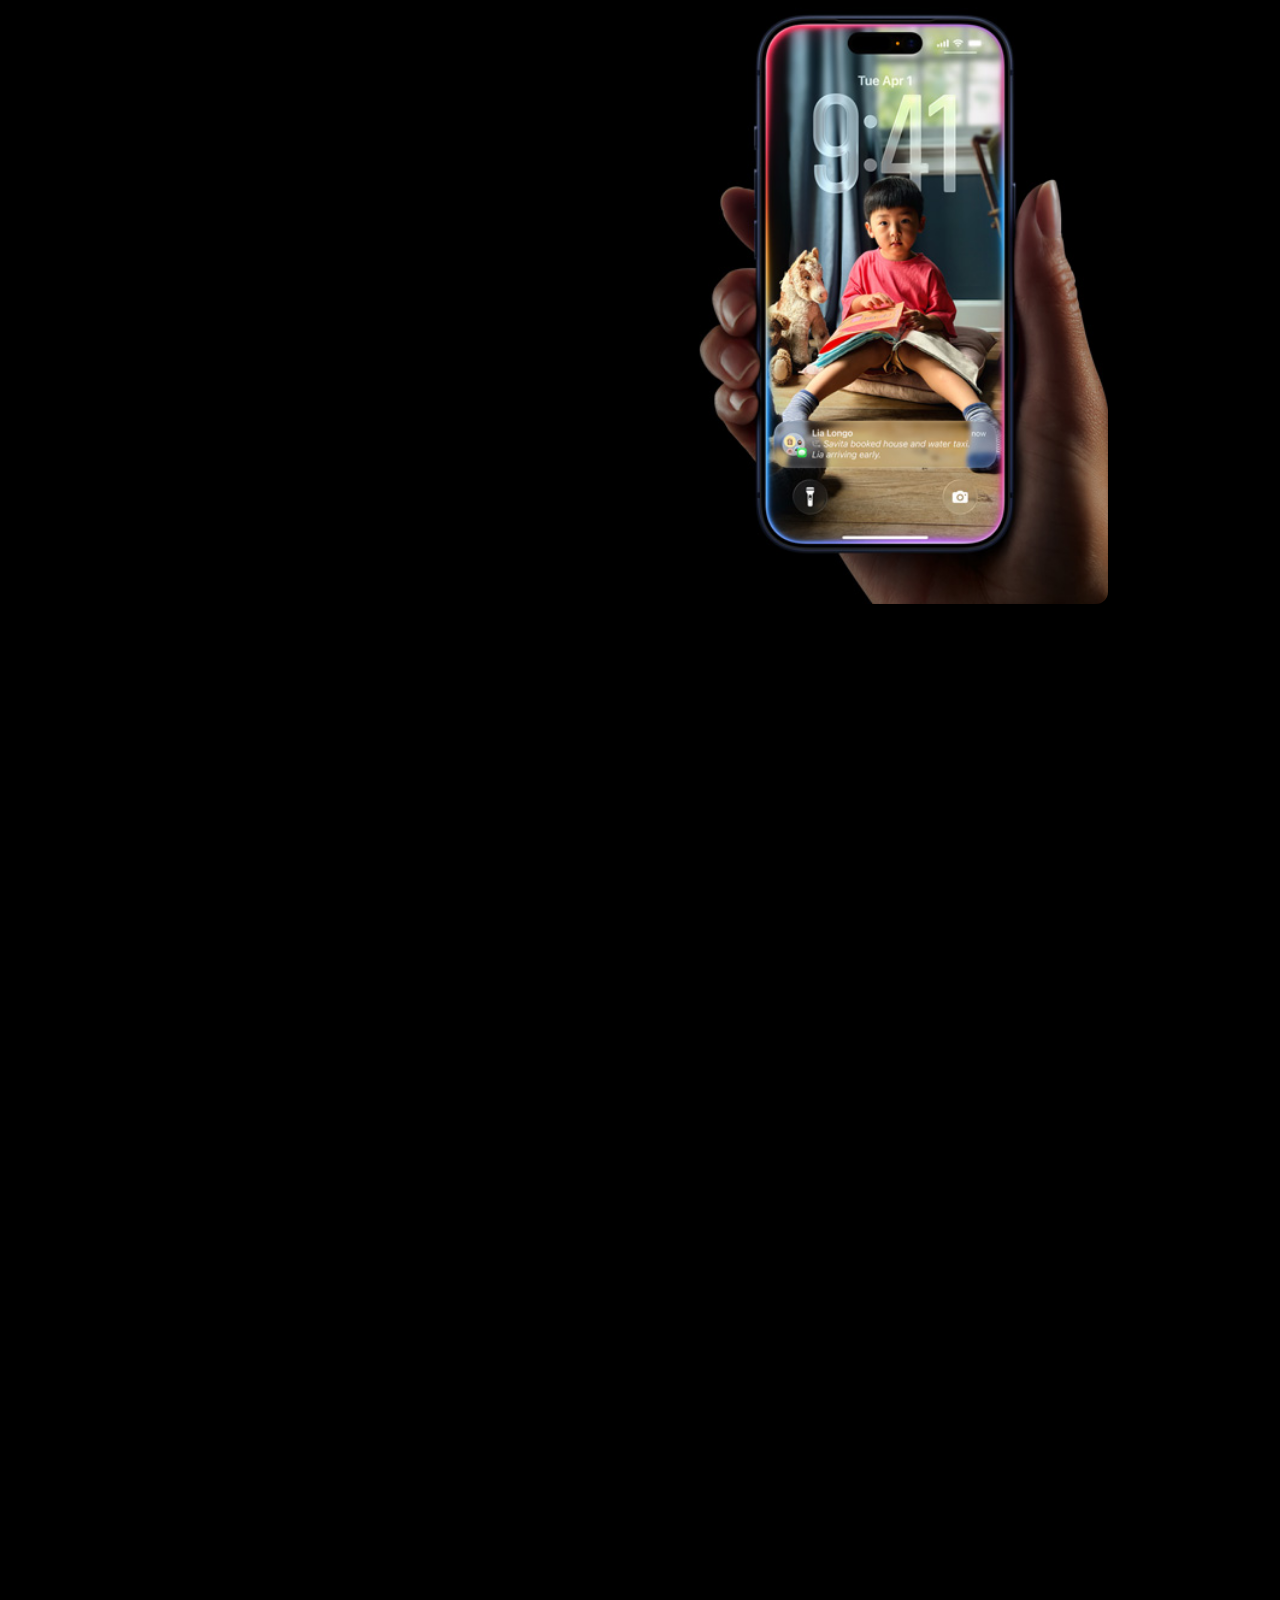
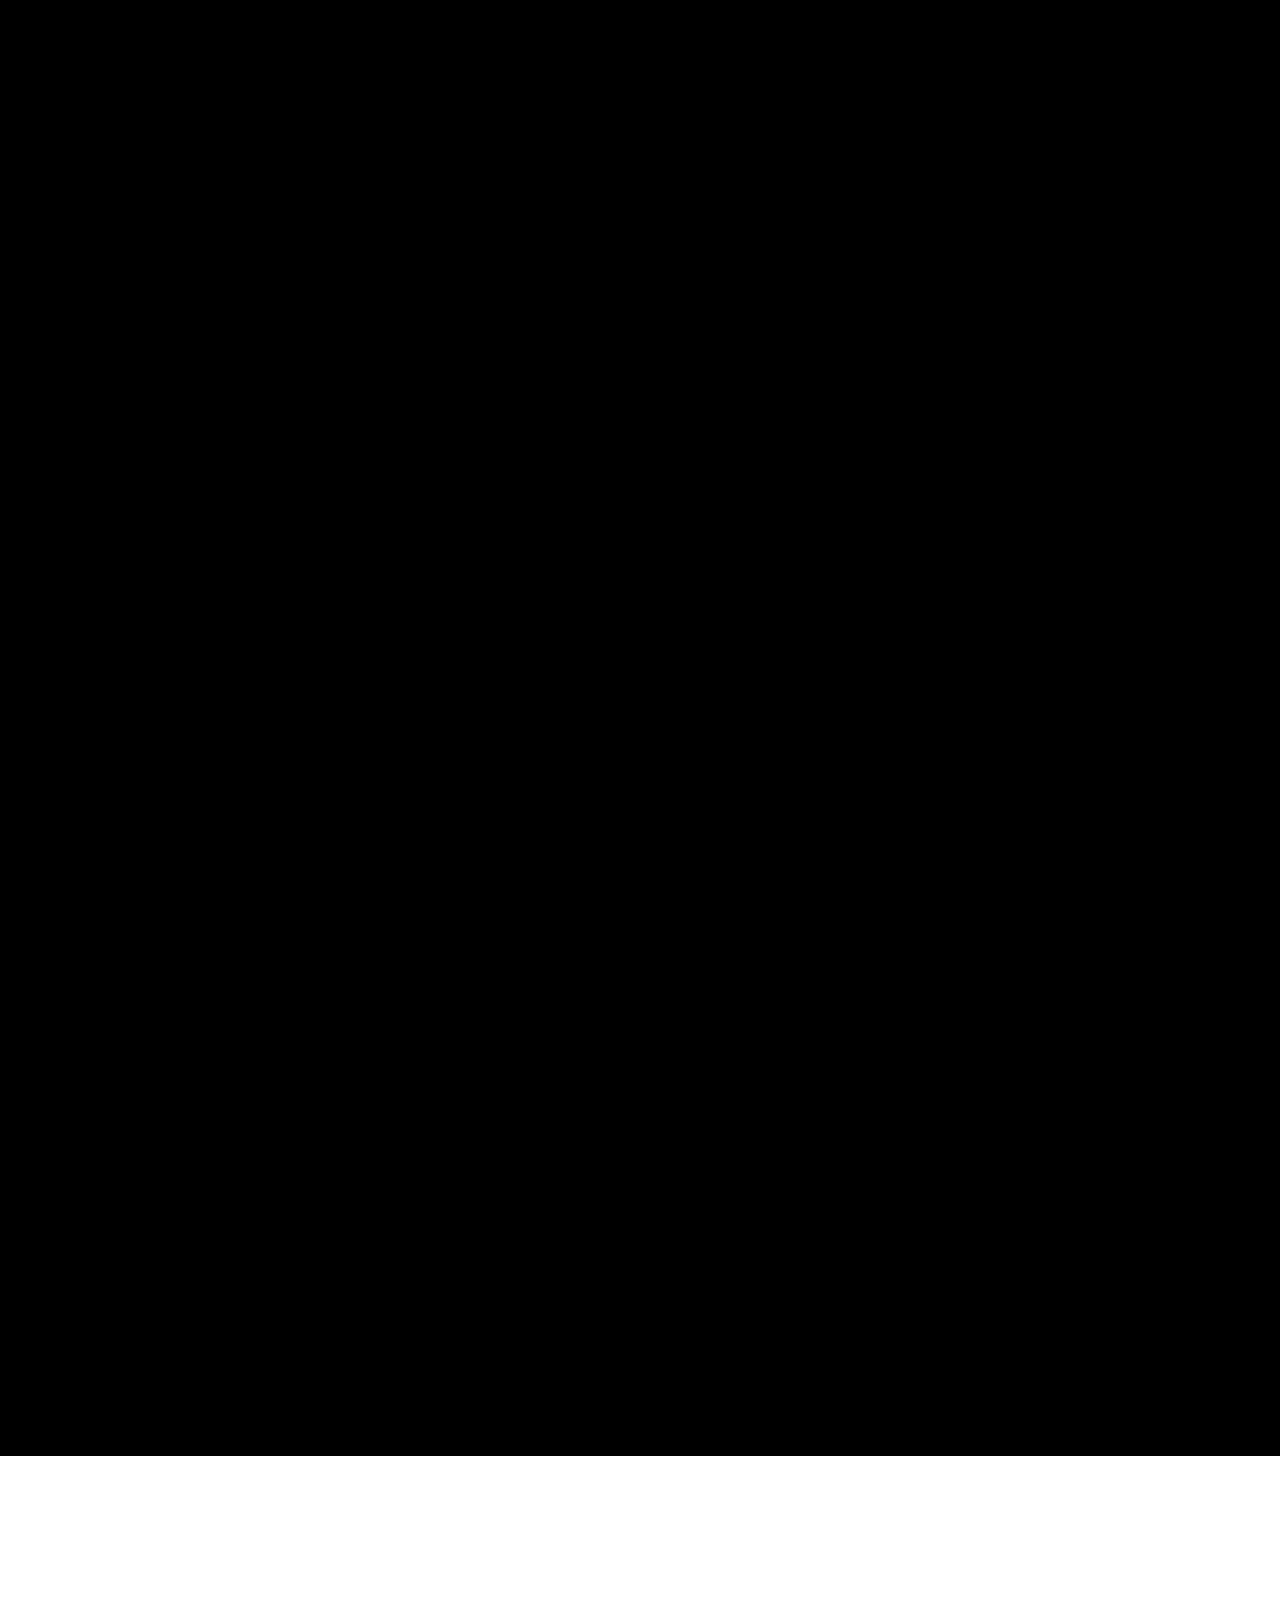
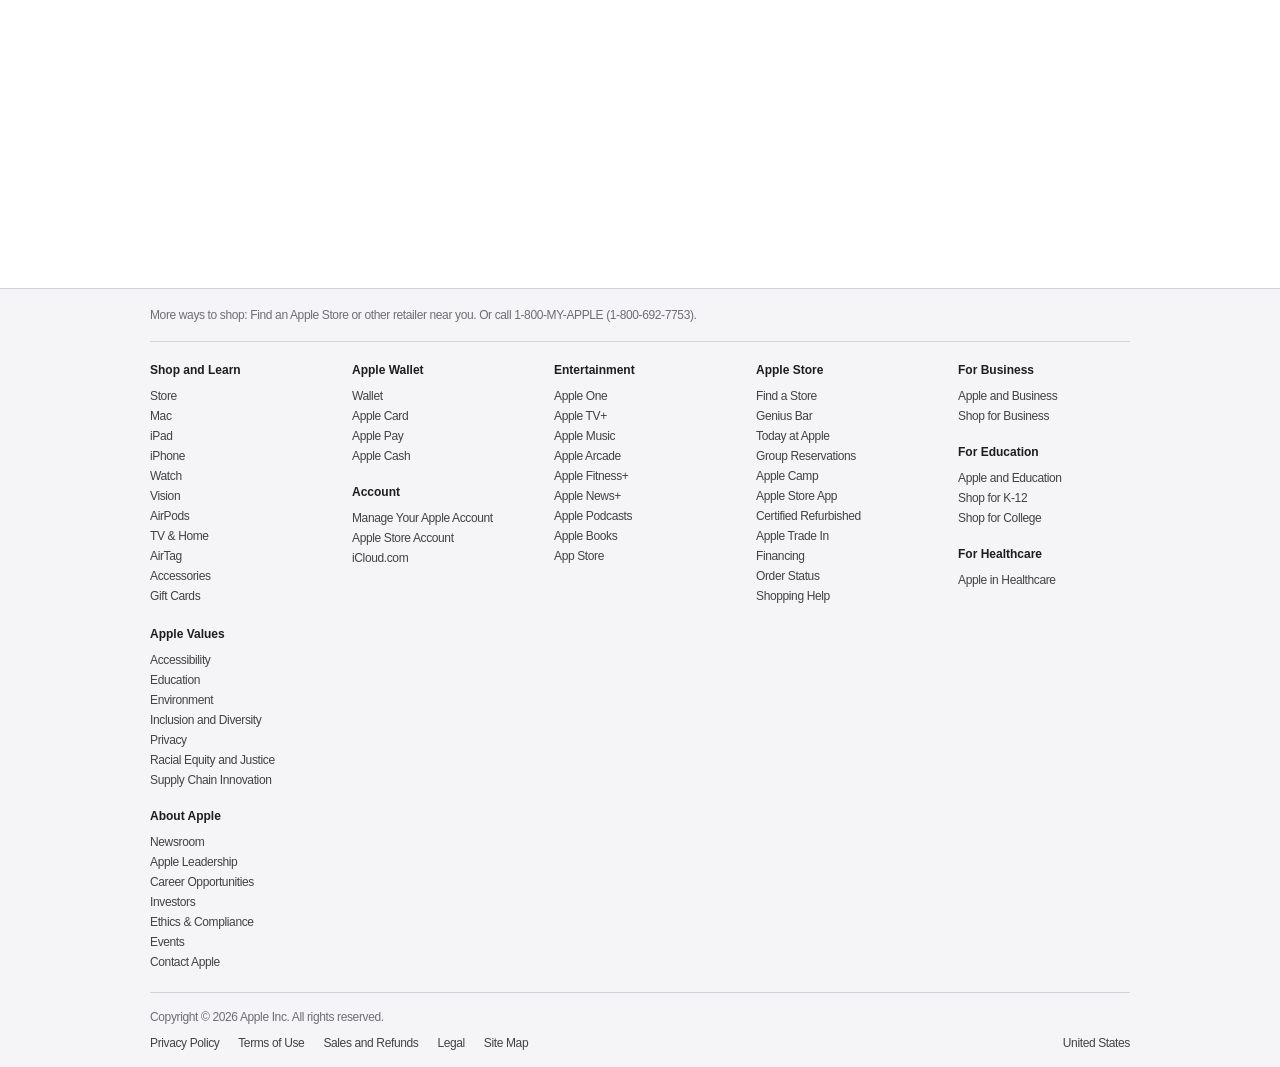
<file: iphone/index.html>
<!DOCTYPE html>
<html lang="en">
<head>
  <meta charset="UTF-8">
  <meta name="viewport" content="width=device-width, initial-scale=1.0">
  <title>iPhone — Apple</title>
  <meta name="description" content="The latest iPhone lineup. Explore iPhone 17 Pro, iPhone Air, iPhone 17, iPhone 17e, and iPhone 16.">
  <link rel="stylesheet" href="../css/global.css">
  <link rel="stylesheet" href="../css/product.css">
  <link rel="stylesheet" href="../css/home.css">
</head>
<body>

  <!-- Global nav -->
  <header id="globalnav-placeholder"></header>

  <!-- Local nav -->
  <div class="localnav" id="localnav">
    <div class="localnav-inner">
      <a href="../iphone/" class="localnav-title">iPhone</a>
      <div class="localnav-links">
        <a href="#" class="active">Overview</a>
        <a href="#">Switch to iPhone</a>
        <a href="#">Tech Specs</a>
        <a href="#">Compare</a>
        <a href="../iphone/#lineup" class="localnav-buy">Buy</a>
      </div>
    </div>
  </div>

  <main>

    <!-- =================================================================
         HERO
         ================================================================= -->
    <section class="product-hero theme-dark">
      <div class="container reveal">
        <h1 class="product-hero-headline">iPhone</h1>
        <p class="product-hero-sub">Select iPhone.</p>
      </div>
      <img src="../images/home/hero-iphone-family.jpg"
           alt="iPhone 17 Pro, iPhone 17, iPhone 17e, and iPhone Air"
           class="product-hero-img" style="max-width:1100px;">
    </section>

    <!-- =================================================================
         LINEUP / Chapternav
         ================================================================= -->
    <section id="lineup" class="lineup theme-dark">
      <div class="lineup-grid">
        <div class="lineup-item">
          <a href="#"><img src="../images/iphone/select-17pro.jpg" alt="iPhone 17 Pro in deep blue"></a>
          <p class="lineup-name">iPhone 17 Pro</p>
          <p class="lineup-price">From $999</p>
          <div class="lineup-cta"><a href="#">Learn more ›</a></div>
        </div>
        <div class="lineup-item">
          <a href="#"><img src="../images/iphone/select-air.jpg" alt="iPhone Air in titanium"></a>
          <p class="lineup-name">iPhone Air</p>
          <p class="lineup-price">From $799</p>
          <div class="lineup-cta"><a href="#">Learn more ›</a></div>
        </div>
        <div class="lineup-item">
          <a href="#"><img src="../images/iphone/select-17.jpg" alt="iPhone 17 in white"></a>
          <p class="lineup-name">iPhone 17</p>
          <p class="lineup-price">From $699</p>
          <div class="lineup-cta"><a href="#">Learn more ›</a></div>
        </div>
        <div class="lineup-item">
          <a href="#"><img src="../images/iphone/select-17e.jpg" alt="iPhone 17e in soft pink"></a>
          <p class="lineup-name">iPhone 17e</p>
          <p class="lineup-price">From $599</p>
          <div class="lineup-cta"><a href="#">Learn more ›</a></div>
        </div>
        <div class="lineup-item">
          <a href="#"><img src="../images/iphone/select-16.jpg" alt="iPhone 16"></a>
          <p class="lineup-name">iPhone 16</p>
          <p class="lineup-price">From $599</p>
          <div class="lineup-cta"><a href="#">Learn more ›</a></div>
        </div>
      </div>
    </section>

    <!-- =================================================================
         CHAPTER NAV — small product chips
         ================================================================= -->
    <section class="lineup" style="padding:40px 0 20px; background:#fff;">
      <div class="lineup-grid" style="gap:18px; max-width:1100px;">
        <div class="lineup-item" style="width:100px"><a href="#"><img src="../images/iphone/nav-iphone-17pro.png" alt="iPhone 17 Pro"></a></div>
        <div class="lineup-item" style="width:100px"><a href="#"><img src="../images/iphone/nav-iphone-air.png" alt="iPhone Air"></a></div>
        <div class="lineup-item" style="width:100px"><a href="#"><img src="../images/iphone/nav-iphone-17.png" alt="iPhone 17"></a></div>
        <div class="lineup-item" style="width:100px"><a href="#"><img src="../images/iphone/nav-iphone-17e.png" alt="iPhone 17e"></a></div>
        <div class="lineup-item" style="width:100px"><a href="#"><img src="../images/iphone/nav-iphone-16.png" alt="iPhone 16"></a></div>
        <div class="lineup-item" style="width:100px"><a href="#"><img src="../images/iphone/nav-compare.png" alt="Compare"></a></div>
        <div class="lineup-item" style="width:100px"><a href="#"><img src="../images/iphone/nav-accessories.png" alt="Accessories"></a></div>
        <div class="lineup-item" style="width:100px"><a href="#"><img src="../images/iphone/nav-shop.png" alt="Shop"></a></div>
        <div class="lineup-item" style="width:100px"><a href="#"><img src="../images/iphone/nav-os.png" alt="iOS"></a></div>
      </div>
    </section>

    <!-- =================================================================
         FEATURE: Switch to iPhone / Getting Started
         ================================================================= -->
    <section class="feature-section theme-light-gray">
      <div class="feature-inner">
        <div class="feature-text reveal">
          <h2>Switch to iPhone.</h2>
          <p>It's easier than ever to switch from Android to iPhone. Just download the Move to iOS app on your Android device, and your content transfers automatically.</p>
          <div class="feature-ctas">
            <a href="#" class="link-more link-chevron">Learn more</a>
          </div>
        </div>
        <div class="feature-img reveal">
          <img src="../images/iphone/consider-getting-started.jpg" alt="Getting started with iPhone">
        </div>
      </div>
    </section>

    <!-- =================================================================
         FEATURE: Designed to Last
         ================================================================= -->
    <section class="feature-centered">
      <div class="container">
        <h2 class="reveal">Designed to Last.</h2>
        <p class="reveal">iPhone is built to last. From its Ceramic Shield front cover to its aerospace-grade aluminium or titanium frame, every material is chosen for durability.</p>
        <div class="feature-ctas reveal">
          <a href="#" class="link-more link-chevron">Learn more</a>
        </div>
      </div>
      <img src="../images/iphone/consider-designed-to-last.jpg"
           alt="iPhone built with durable materials"
           class="feature-centered-img reveal" loading="lazy">
    </section>

    <!-- =================================================================
         FEATURE: iOS and Apple Intelligence
         ================================================================= -->
    <section class="feature-section theme-dark">
      <div class="feature-inner">
        <div class="feature-text reveal">
          <h2>iOS and Apple Intelligence.</h2>
          <p>Apple Intelligence helps you write, express yourself, and get things done effortlessly. It understands your personal context and uses it to deliver helpful, relevant intelligence while protecting your privacy.</p>
          <div class="feature-ctas">
            <a href="#" class="link-more link-chevron">Learn more</a>
          </div>
        </div>
        <div class="feature-img reveal">
          <img src="../images/iphone/consider-ios.jpg" alt="iOS and Apple Intelligence on iPhone">
        </div>
      </div>
    </section>

    <!-- =================================================================
         FEATURE: Privacy
         ================================================================= -->
    <section class="feature-centered theme-dark">
      <div class="container">
        <h2 class="reveal">Privacy. That's iPhone.</h2>
        <p class="reveal">Apple Intelligence uses on-device processing whenever possible. Requests that need to go to the cloud are protected with Private Cloud Compute. Your data is never stored or used to improve our models.</p>
        <div class="feature-ctas reveal">
          <a href="#" class="link-more link-chevron">Learn more</a>
        </div>
      </div>
      <img src="../images/iphone/consider-privacy.jpg"
           alt="iPhone privacy features"
           class="feature-centered-img reveal" loading="lazy">
    </section>

    <!-- =================================================================
         CTA ROW — Apple Trade In, Apple Card, etc.
         ================================================================= -->
    <section class="feature-section">
      <div class="container">
        <div class="cta-row">
          <div class="cta-tile reveal">
            <img src="../images/iphone/incentive-trade-in.jpg" alt="Apple Trade In">
            <h3>Apple Trade In</h3>
            <p>Get $200–$720 in credit when you trade in a qualifying iPhone.</p>
            <a href="#">Get your estimate ›</a>
          </div>
          <div class="cta-tile reveal">
            <img src="../images/iphone/incentive-buy.jpg" alt="Buy iPhone">
            <h3>Shop iPhone</h3>
            <p>Find the right iPhone for you.</p>
            <a href="#">Shop ›</a>
          </div>
          <div class="cta-tile reveal">
            <img src="../images/iphone/incentive-deliver.jpg" alt="Delivery">
            <h3>Delivery</h3>
            <p>Free delivery. And free returns.</p>
            <a href="#">Learn more ›</a>
          </div>
        </div>
      </div>
    </section>

  </main>

  <!-- Footer -->
  <footer id="globalfooter-placeholder"></footer>

  <script src="../js/nav.js"></script>
  <script src="../js/reveal.js"></script>
  <script>
    // Sticky localnav scroll behavior
    (function(){
      var ln = document.getElementById('localnav');
      if (!ln) return;
      window.addEventListener('scroll', function(){
        ln.classList.toggle('scrolled', window.scrollY > 50);
      }, { passive: true });
    })();
  </script>
</body>
</html>
</file>
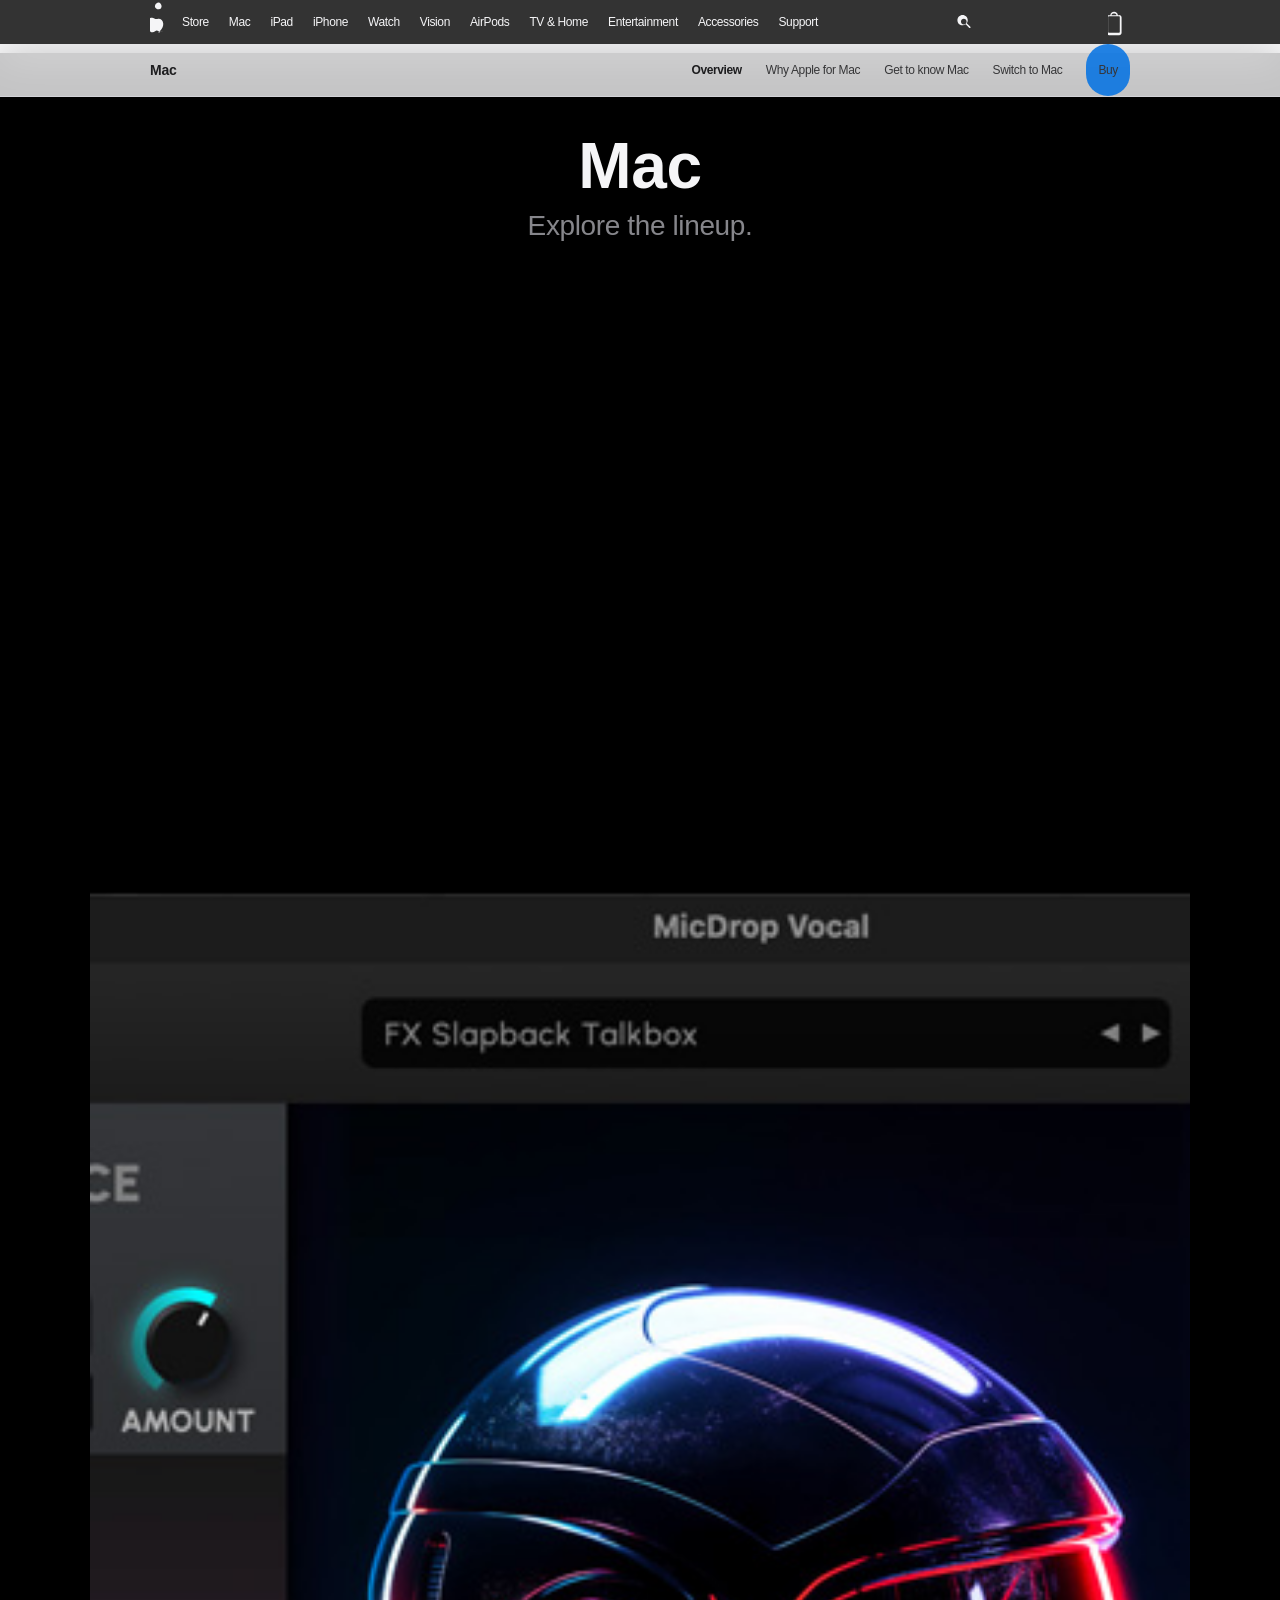
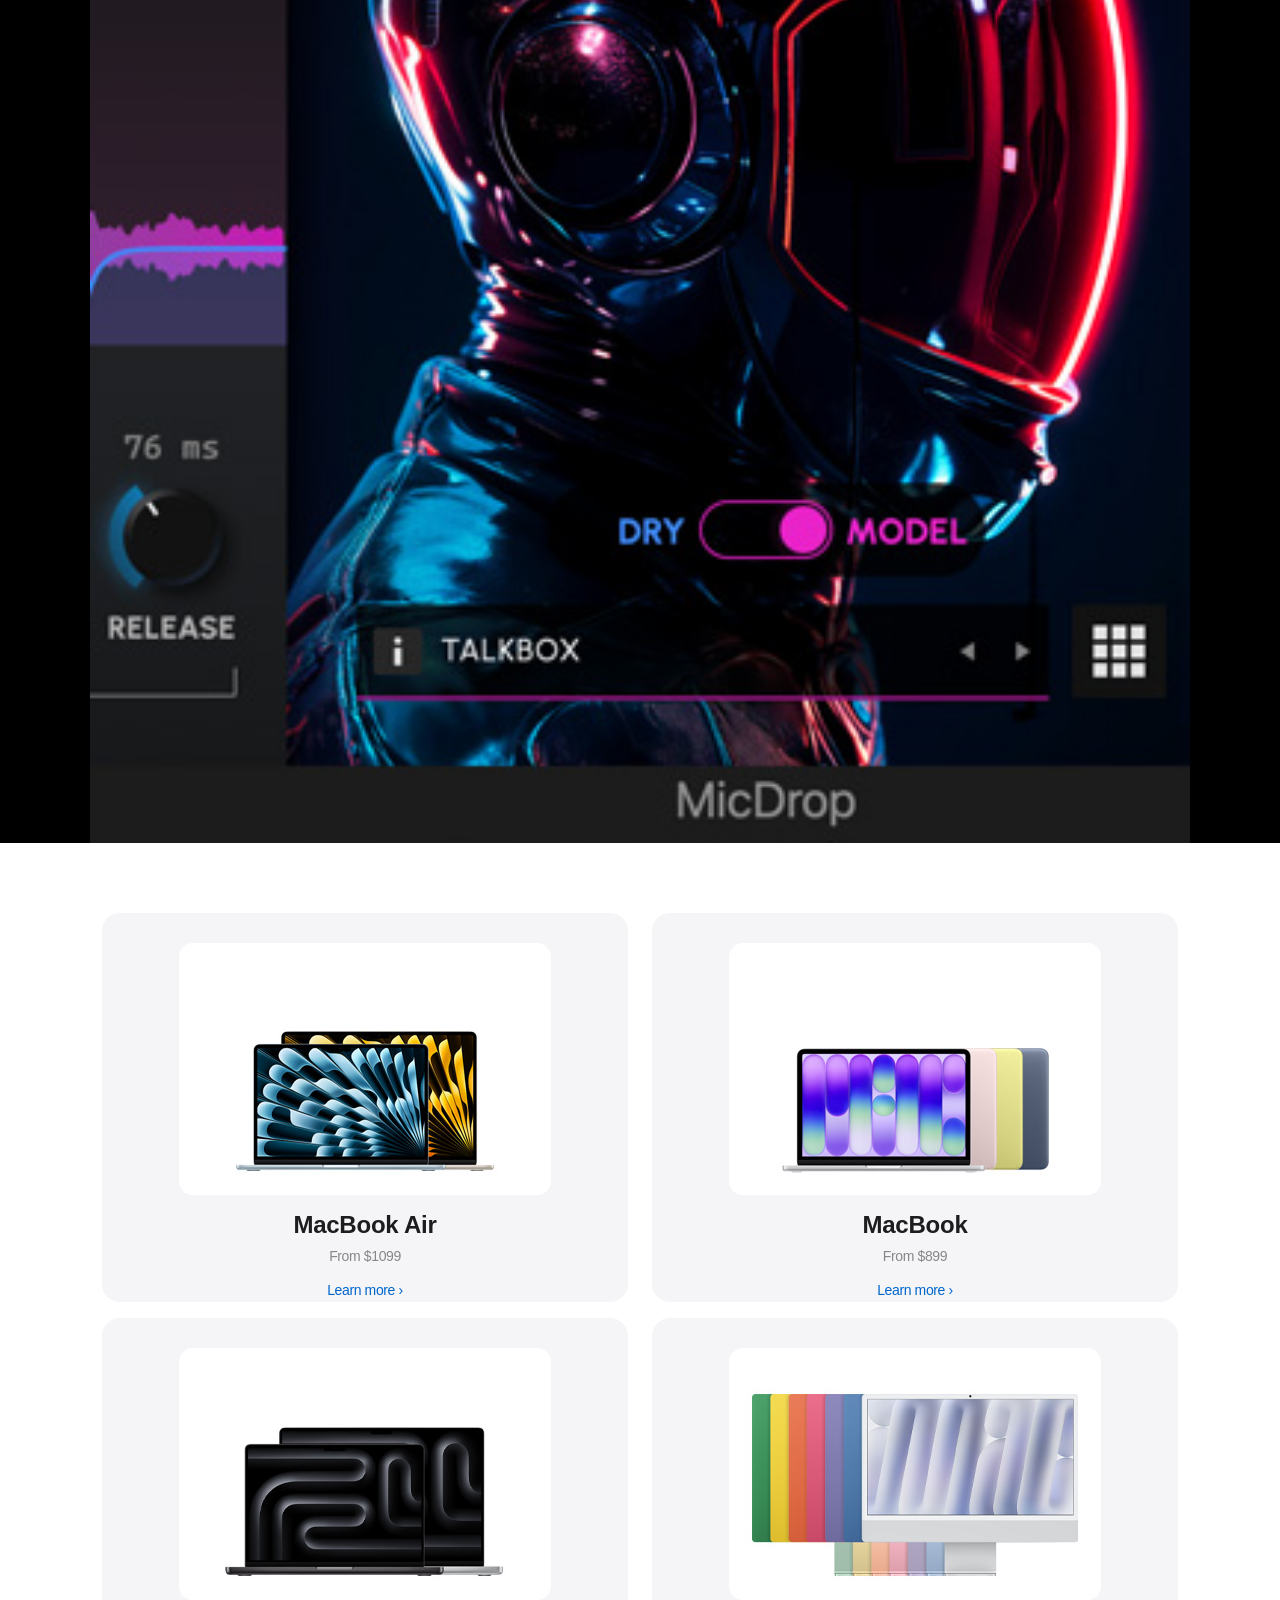
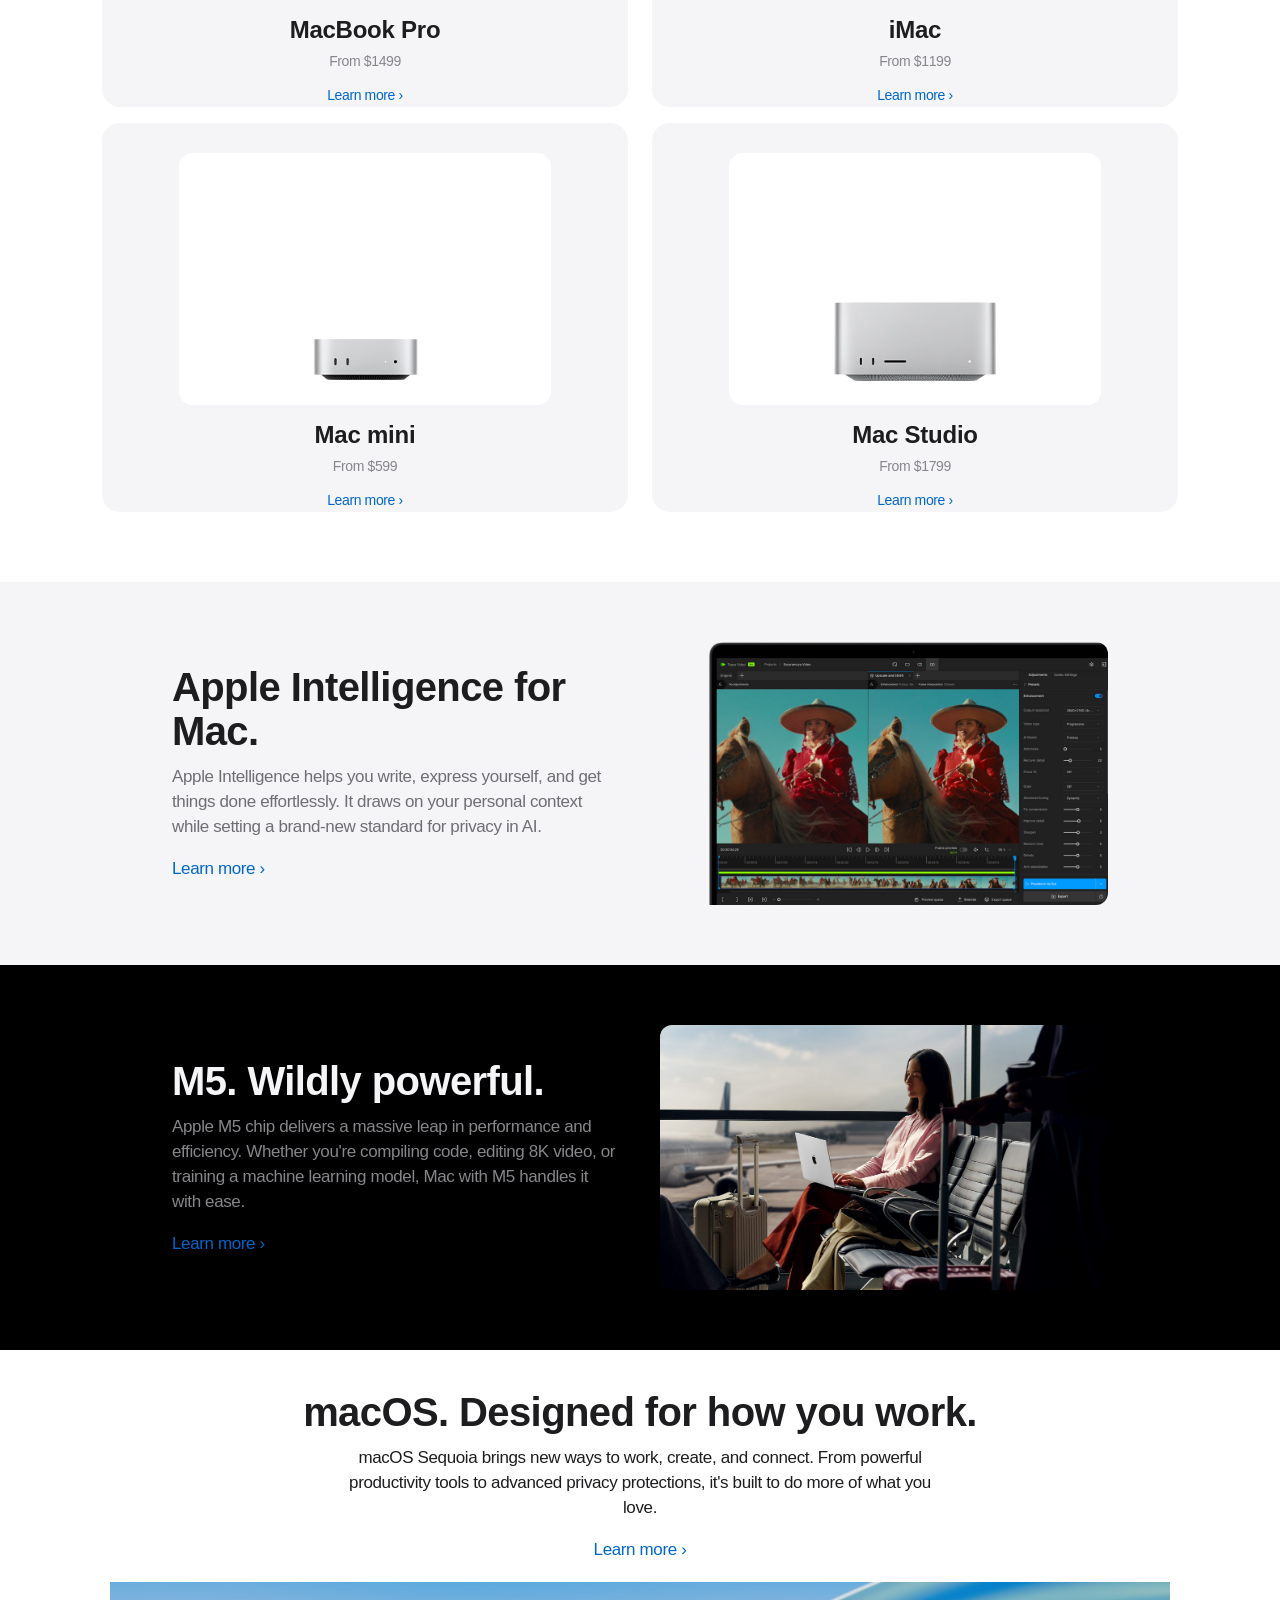
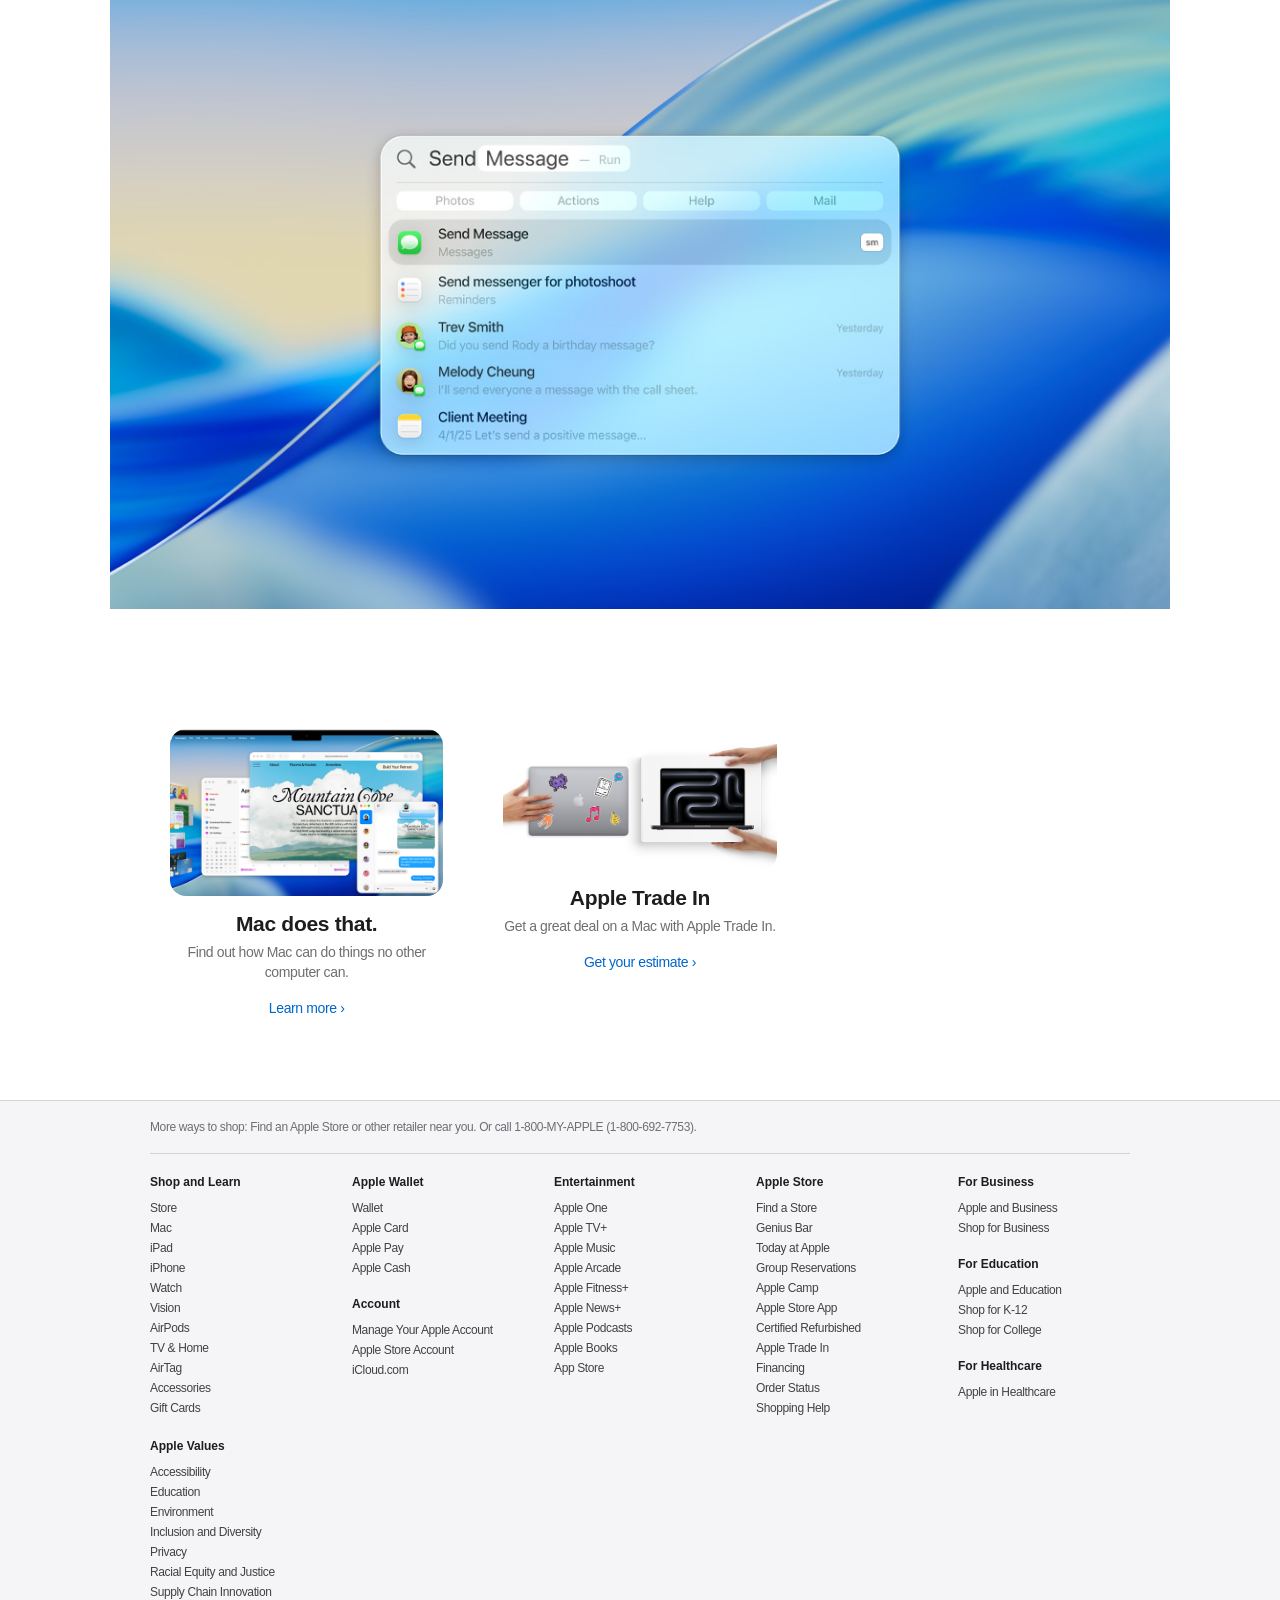
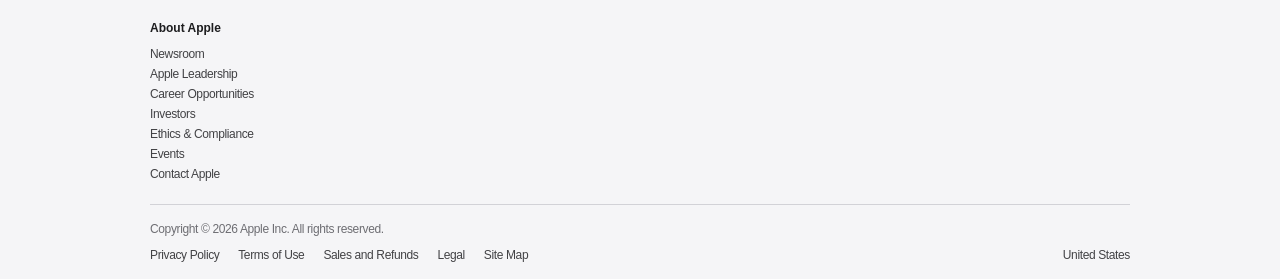
<file: mac/index.html>
<!DOCTYPE html>
<html lang="en">
<head>
  <meta charset="UTF-8">
  <meta name="viewport" content="width=device-width, initial-scale=1.0">
  <title>Mac — Apple</title>
  <meta name="description" content="Explore the Mac lineup. MacBook Air, MacBook Pro, iMac, Mac mini, and Mac Studio.">
  <link rel="stylesheet" href="../css/global.css">
  <link rel="stylesheet" href="../css/product.css">
</head>
<body>

  <!-- Global nav -->
  <header id="globalnav-placeholder"></header>

  <!-- Local nav -->
  <div class="localnav" id="localnav">
    <div class="localnav-inner">
      <a href="../mac/" class="localnav-title">Mac</a>
      <div class="localnav-links">
        <a href="#" class="active">Overview</a>
        <a href="#">Why Apple for Mac</a>
        <a href="#">Get to know Mac</a>
        <a href="#">Switch to Mac</a>
        <a href="../mac/#lineup" class="localnav-buy">Buy</a>
      </div>
    </div>
  </div>

  <main>

    <!-- =================================================================
         HERO
         ================================================================= -->
    <section class="product-hero theme-dark">
      <div class="container reveal">
        <h1 class="product-hero-headline">Mac</h1>
        <p class="product-hero-sub">Explore the lineup.</p>
      </div>
      <img src="../images/mac/fc-intelligence.jpg"
           alt="Mac with Apple Intelligence"
           class="product-hero-img" style="max-width:1100px;">
    </section>

    <!-- =================================================================
         LINEUP — Product tiles
         ================================================================= -->
    <section id="lineup" class="lineup" style="padding:70px 0;">
      <div class="lineup-grid" style="gap:16px 24px; max-width:1100px;">
        <div class="lineup-item">
          <a href="#"><img src="../images/mac/tile-macbook-air.jpg" alt="MacBook Air"></a>
          <p class="lineup-name">MacBook Air</p>
          <p class="lineup-price">From $1099</p>
          <div class="lineup-cta"><a href="#">Learn more ›</a></div>
        </div>
        <div class="lineup-item">
          <a href="#"><img src="../images/mac/tile-macbook.jpg" alt="MacBook"></a>
          <p class="lineup-name">MacBook</p>
          <p class="lineup-price">From $899</p>
          <div class="lineup-cta"><a href="#">Learn more ›</a></div>
        </div>
        <div class="lineup-item">
          <a href="#"><img src="../images/mac/tile-macbook-pro.jpg" alt="MacBook Pro"></a>
          <p class="lineup-name">MacBook Pro</p>
          <p class="lineup-price">From $1499</p>
          <div class="lineup-cta"><a href="#">Learn more ›</a></div>
        </div>
        <div class="lineup-item">
          <a href="#"><img src="../images/mac/tile-imac.jpg" alt="iMac"></a>
          <p class="lineup-name">iMac</p>
          <p class="lineup-price">From $1199</p>
          <div class="lineup-cta"><a href="#">Learn more ›</a></div>
        </div>
        <div class="lineup-item">
          <a href="#"><img src="../images/mac/tile-mac-mini.jpg" alt="Mac mini"></a>
          <p class="lineup-name">Mac mini</p>
          <p class="lineup-price">From $599</p>
          <div class="lineup-cta"><a href="#">Learn more ›</a></div>
        </div>
        <div class="lineup-item">
          <a href="#"><img src="../images/mac/tile-mac-studio.jpg" alt="Mac Studio"></a>
          <p class="lineup-name">Mac Studio</p>
          <p class="lineup-price">From $1799</p>
          <div class="lineup-cta"><a href="#">Learn more ›</a></div>
        </div>
      </div>
    </section>

    <!-- =================================================================
         FEATURE: Apple Intelligence
         ================================================================= -->
    <section class="feature-section theme-light-gray">
      <div class="feature-inner">
        <div class="feature-text reveal">
          <h2>Apple Intelligence for Mac.</h2>
          <p>Apple Intelligence helps you write, express yourself, and get things done effortlessly. It draws on your personal context while setting a brand-new standard for privacy in AI.</p>
          <div class="feature-ctas">
            <a href="#" class="link-more link-chevron">Learn more</a>
          </div>
        </div>
        <div class="feature-img reveal">
          <img src="../images/mac/fc-intelligence-apps.jpg" alt="Apple Intelligence apps on Mac">
        </div>
      </div>
    </section>

    <!-- =================================================================
         FEATURE: M5 Performance
         ================================================================= -->
    <section class="feature-section theme-dark">
      <div class="feature-inner reverse">
        <div class="feature-text reveal">
          <h2>M5. Wildly powerful.</h2>
          <p>Apple M5 chip delivers a massive leap in performance and efficiency. Whether you're compiling code, editing 8K video, or training a machine learning model, Mac with M5 handles it with ease.</p>
          <div class="feature-ctas">
            <a href="#" class="link-more link-chevron">Learn more</a>
          </div>
        </div>
        <div class="feature-img reveal">
          <img src="../images/mac/fc-performance.jpg" alt="Mac performance with M5 chip">
        </div>
      </div>
    </section>

    <!-- =================================================================
         FEATURE: macOS
         ================================================================= -->
    <section class="feature-centered">
      <div class="container">
        <h2 class="reveal">macOS. Designed for how you work.</h2>
        <p class="reveal">macOS Sequoia brings new ways to work, create, and connect. From powerful productivity tools to advanced privacy protections, it's built to do more of what you love.</p>
        <div class="feature-ctas reveal">
          <a href="#" class="link-more link-chevron">Learn more</a>
        </div>
      </div>
      <img src="../images/mac/fc-macos.jpg"
           alt="macOS Sequoia on Mac"
           class="feature-centered-img reveal" loading="lazy">
    </section>

    <!-- =================================================================
         BANNER — Mac Does That / Trade In
         ================================================================= -->
    <section class="feature-section" style="padding:40px 0;">
      <div class="cta-row">
        <div class="cta-tile reveal" style="max-width:420px; width:100%;">
          <img src="../images/mac/banner-mac-does-that.png" alt="Mac Does That" style="max-width:400px; border-radius:16px;">
          <h3 style="margin-top:16px; font-size:21px;">Mac does that.</h3>
          <p>Find out how Mac can do things no other computer can.</p>
          <a href="#">Learn more ›</a>
        </div>
        <div class="cta-tile reveal" style="max-width:420px; width:100%;">
          <img src="../images/mac/banner-trade-in.png" alt="Apple Trade In for Mac" style="max-width:400px; border-radius:16px;">
          <h3 style="margin-top:16px; font-size:21px;">Apple Trade In</h3>
          <p>Get a great deal on a Mac with Apple Trade In.</p>
          <a href="#">Get your estimate ›</a>
        </div>
      </div>
    </section>

  </main>

  <footer id="globalfooter-placeholder"></footer>

  <script src="../js/nav.js"></script>
  <script src="../js/reveal.js"></script>
  <script>
    (function(){
      var ln = document.getElementById('localnav');
      if (!ln) return;
      window.addEventListener('scroll', function(){
        ln.classList.toggle('scrolled', window.scrollY > 50);
      }, { passive: true });
    })();
  </script>
</body>
</html>
</file>
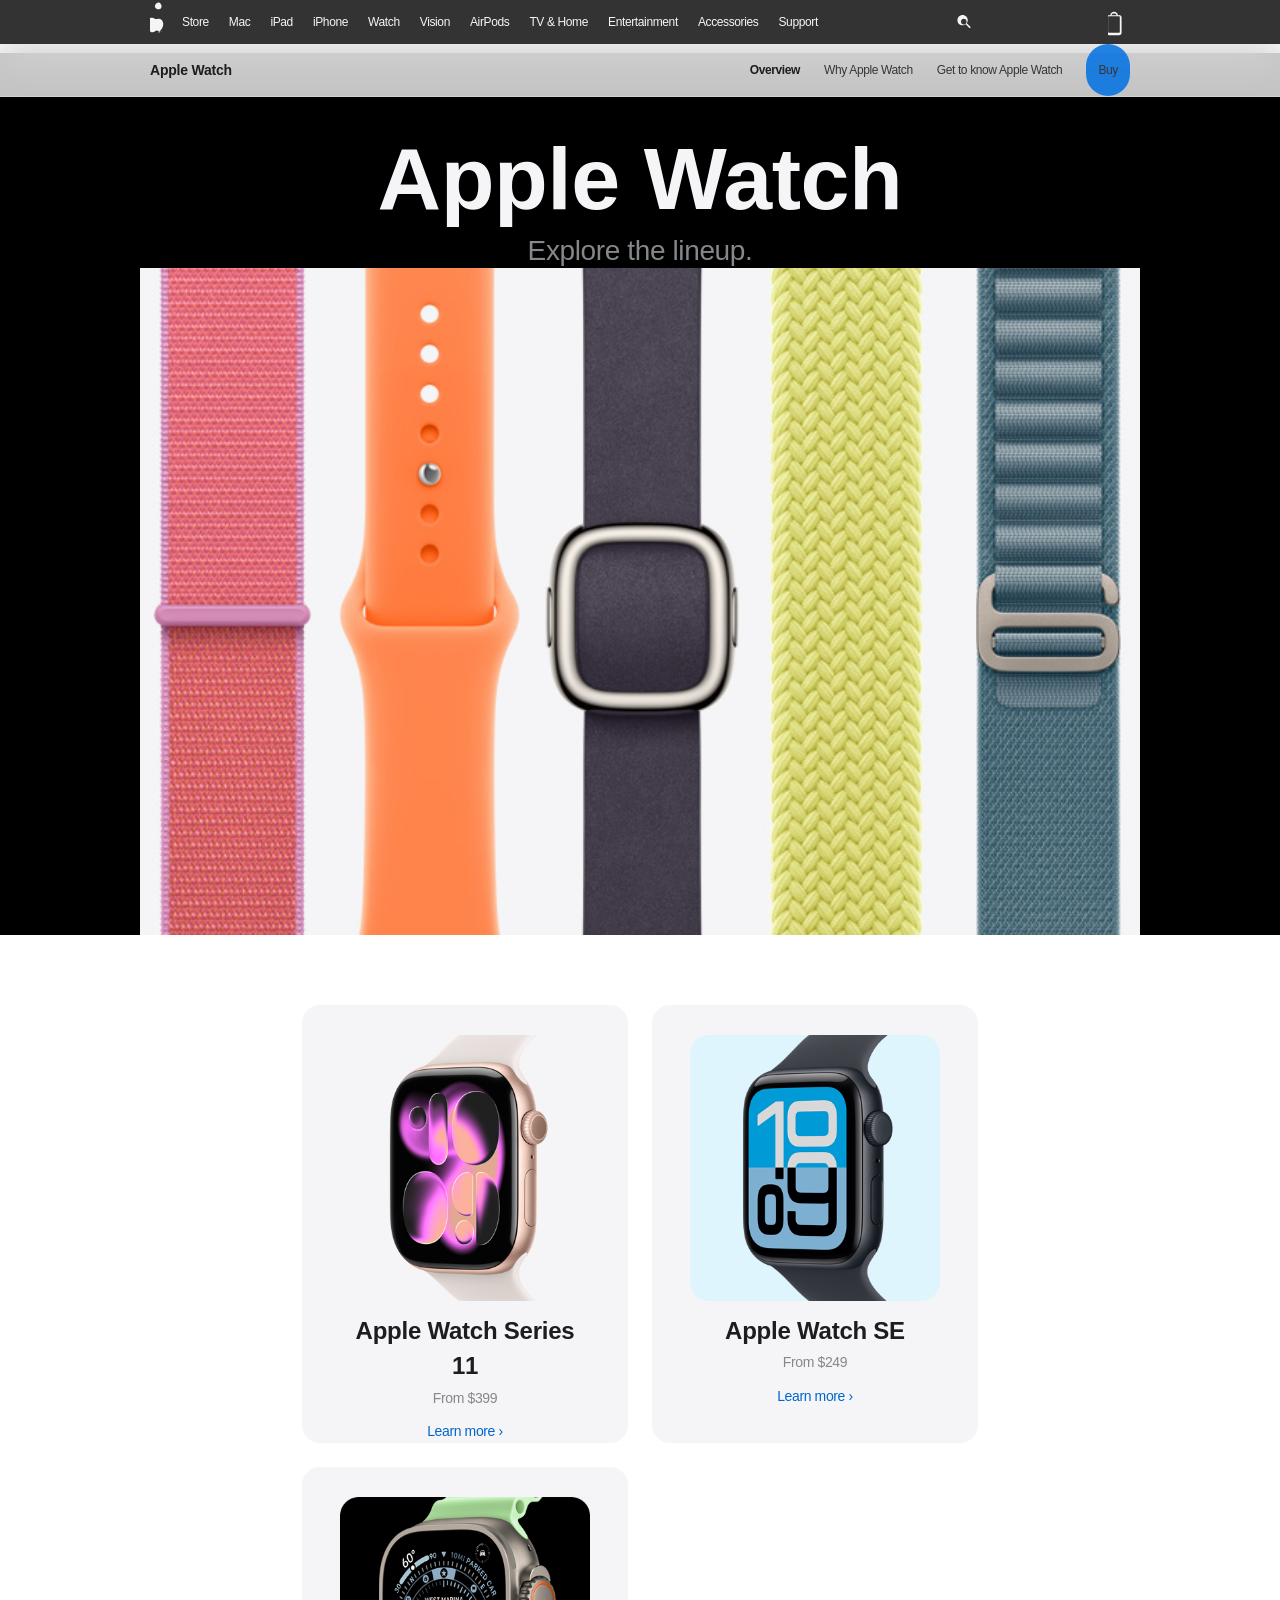
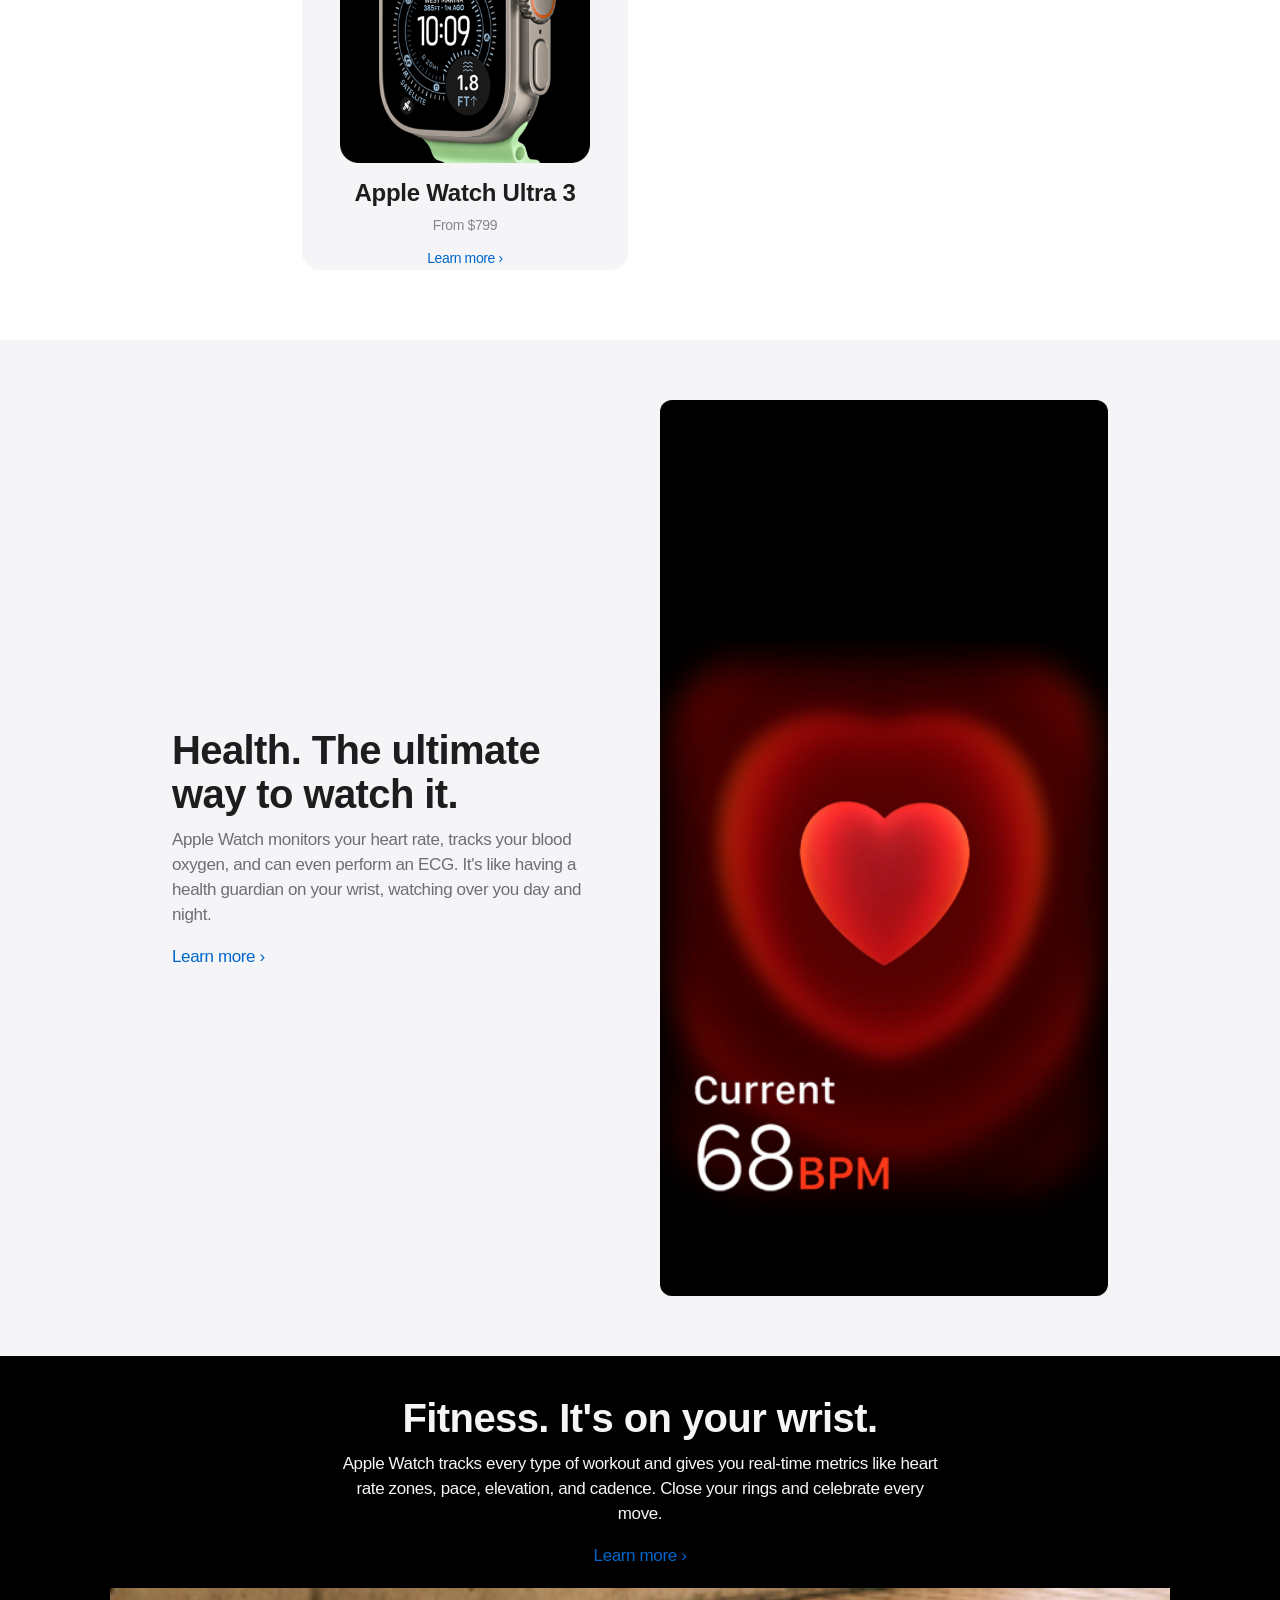
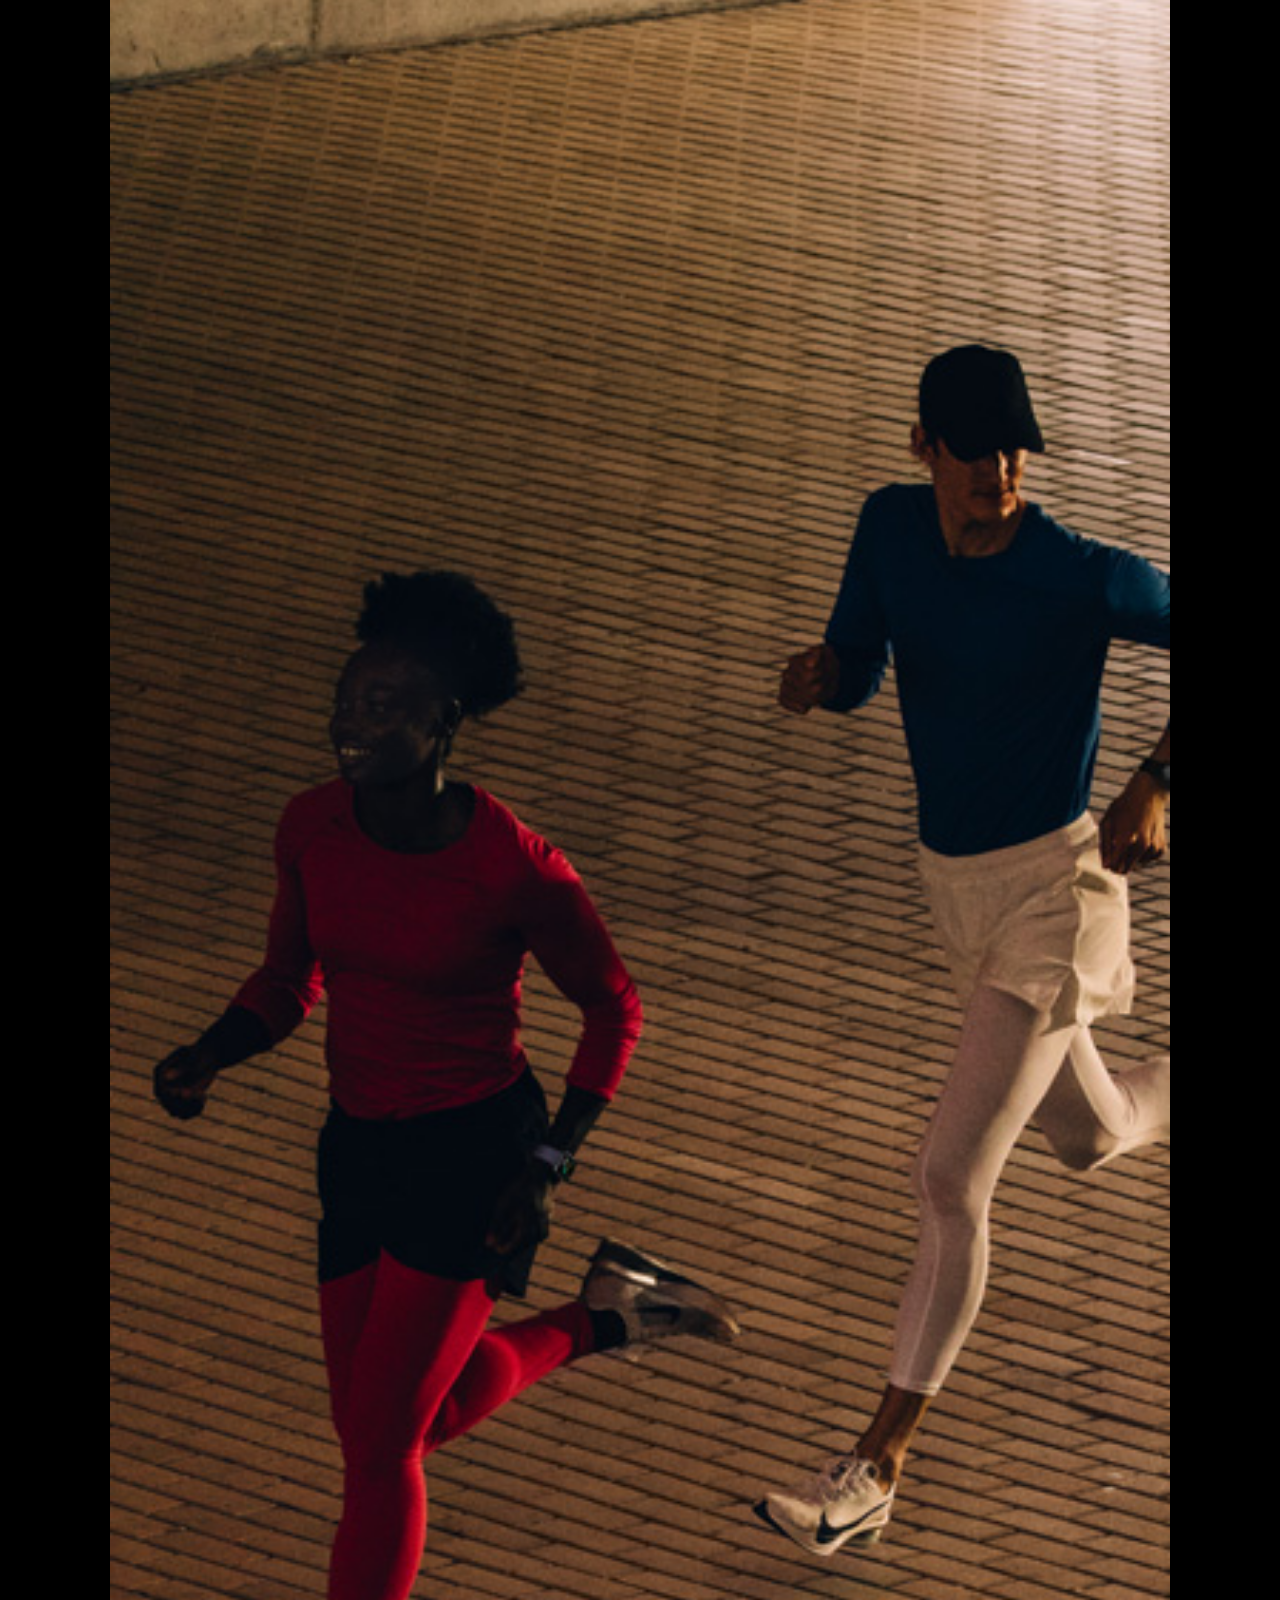
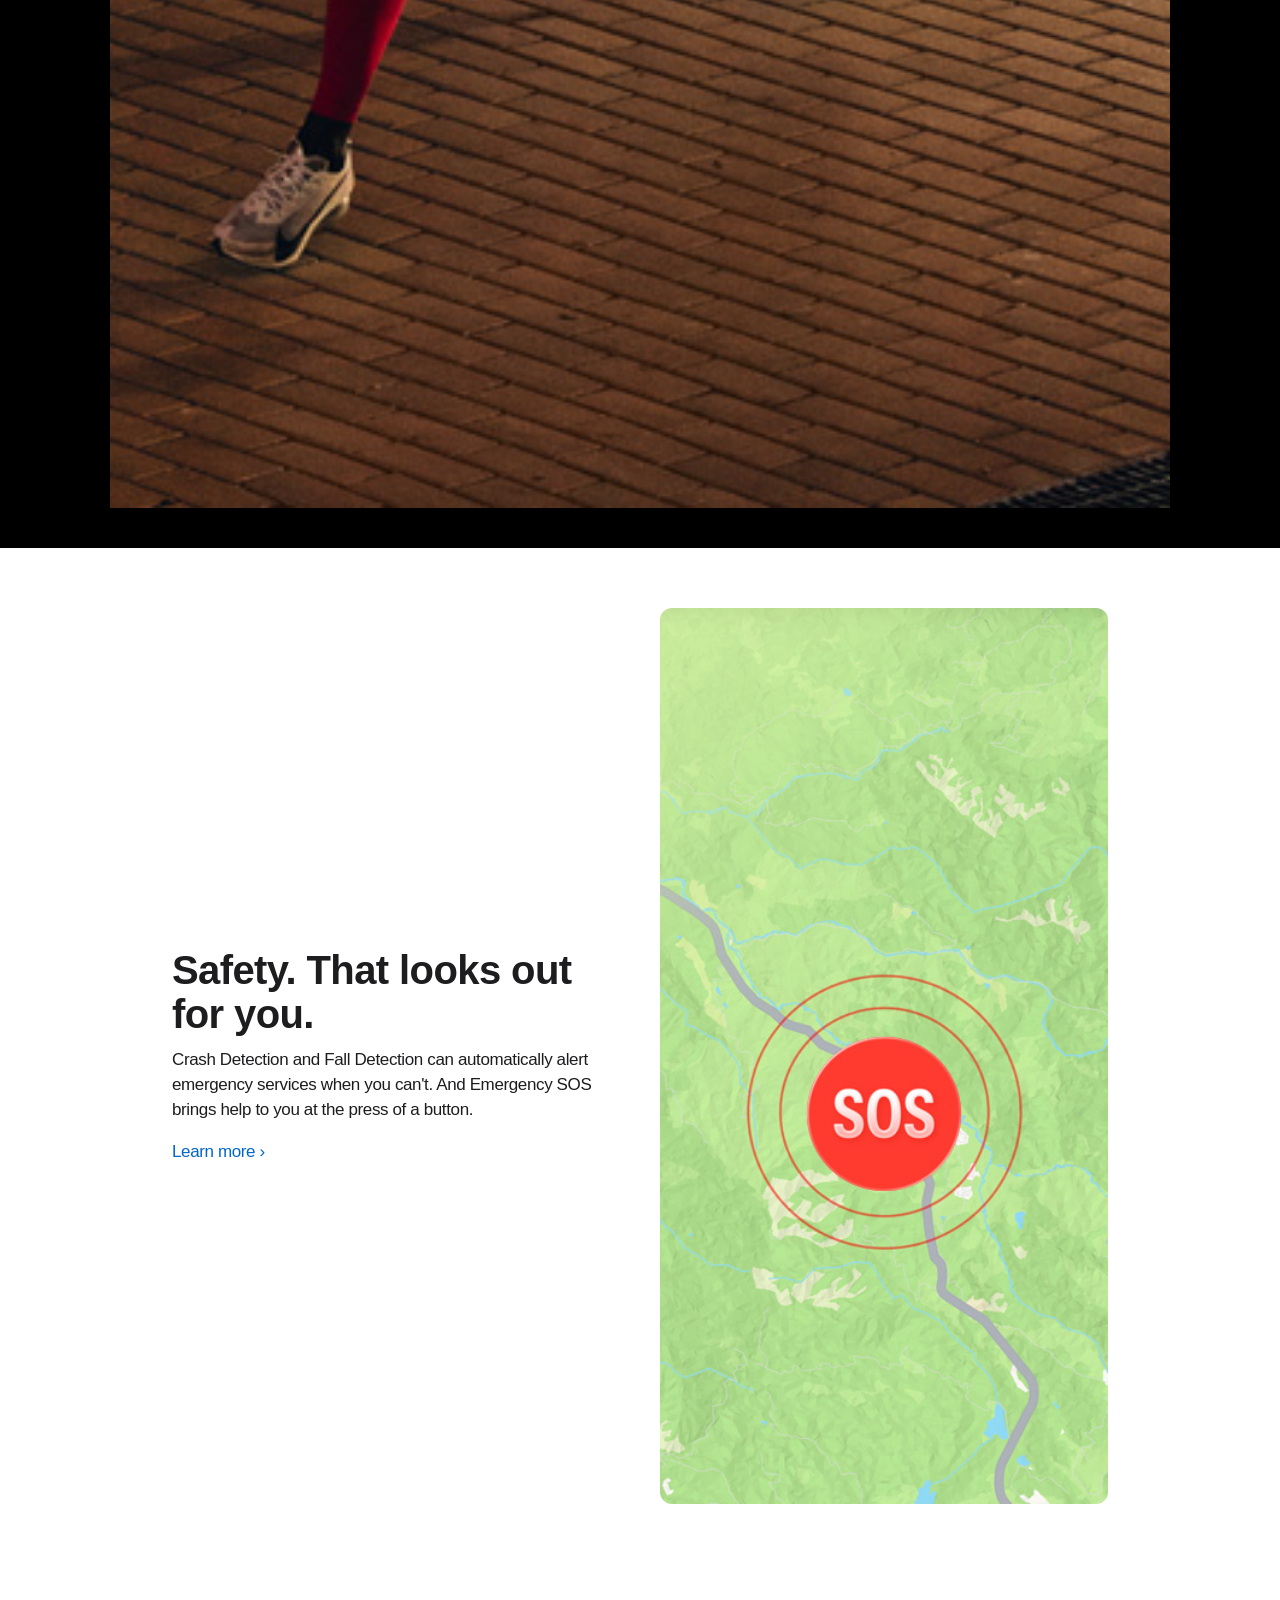
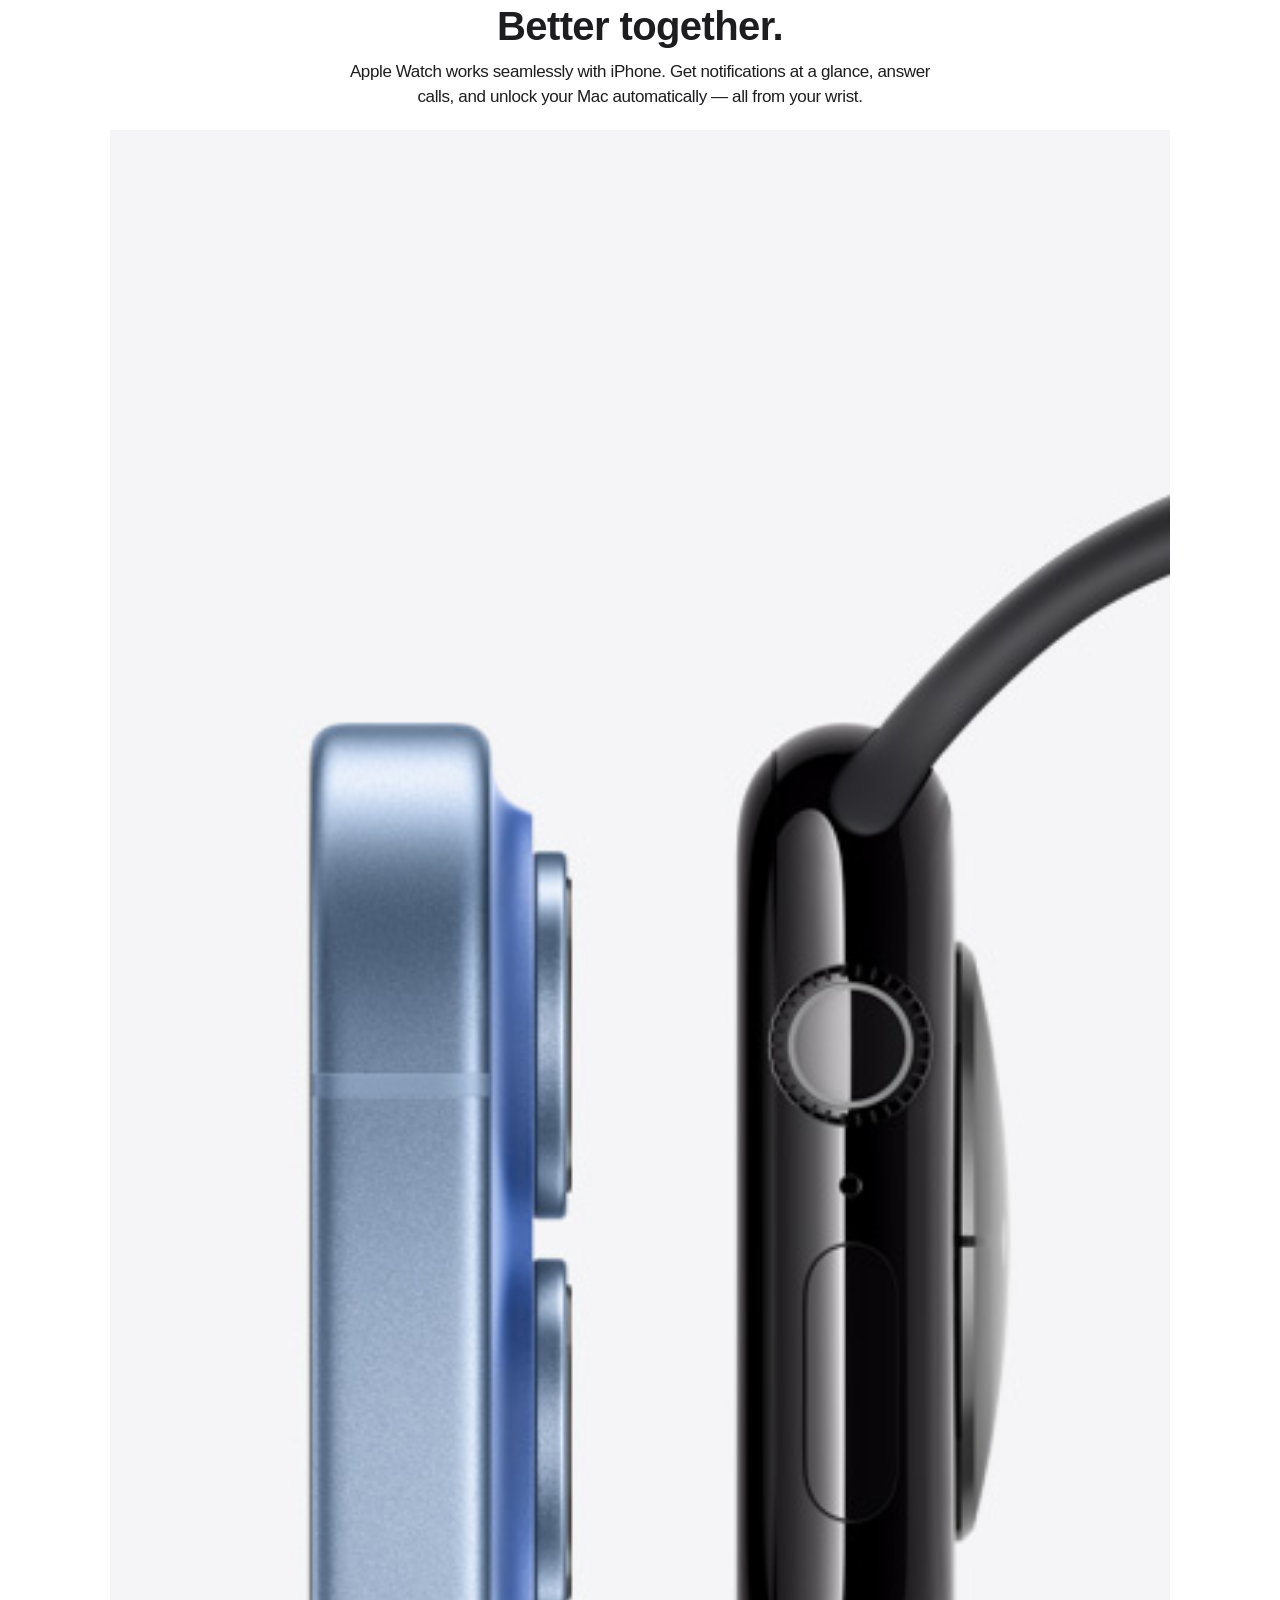
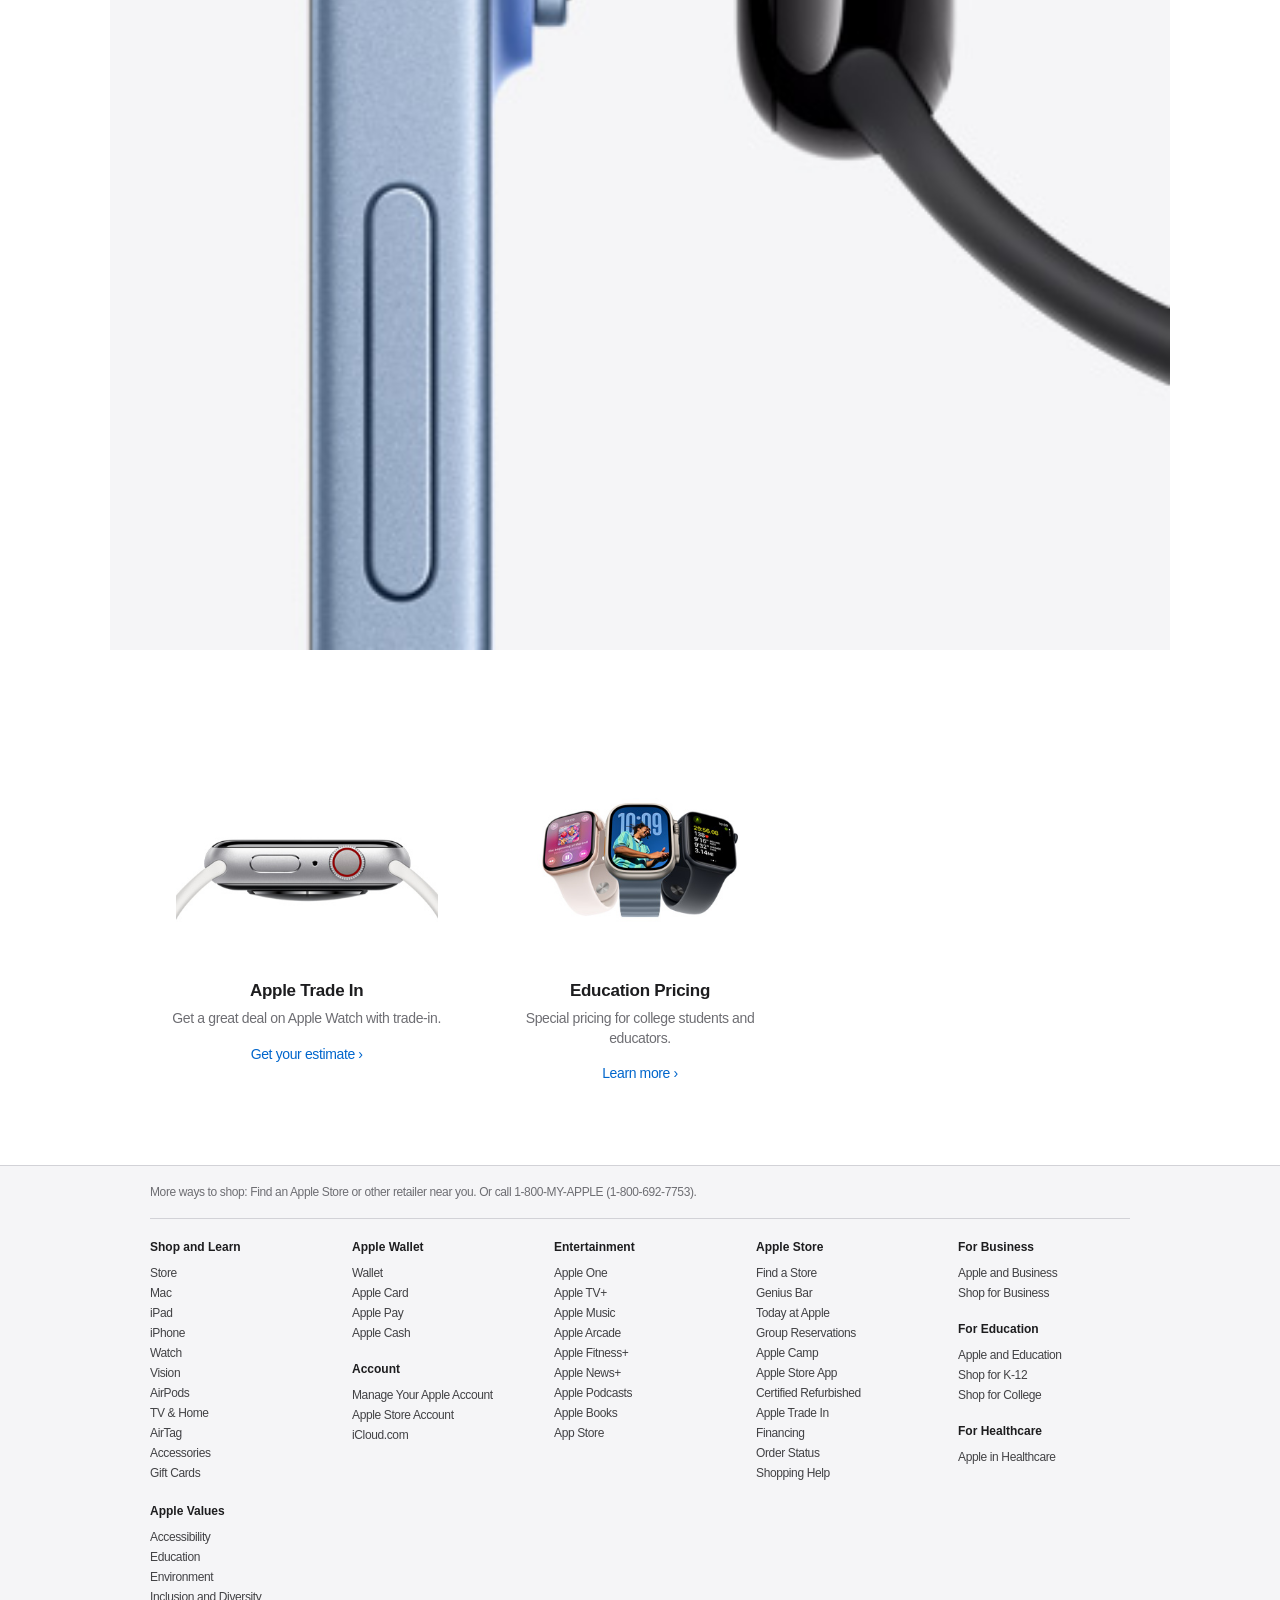
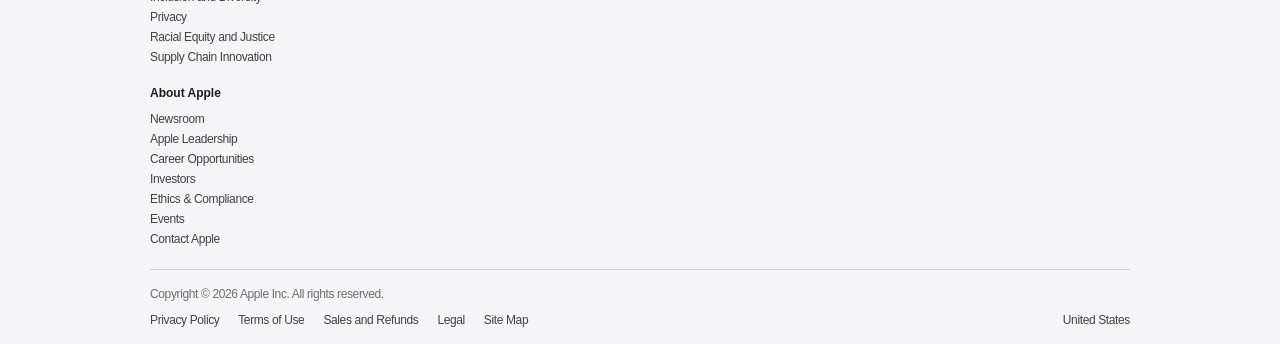
<file: watch/index.html>
<!DOCTYPE html>
<html lang="en">
<head>
  <meta charset="UTF-8">
  <meta name="viewport" content="width=device-width, initial-scale=1.0">
  <title>Apple Watch — Apple</title>
  <meta name="description" content="Explore Apple Watch Series 11, Apple Watch SE, and Apple Watch Ultra 3.">
  <link rel="stylesheet" href="../css/global.css">
  <link rel="stylesheet" href="../css/product.css">
</head>
<body>

  <!-- Global nav -->
  <header id="globalnav-placeholder"></header>

  <!-- Local nav -->
  <div class="localnav" id="localnav">
    <div class="localnav-inner">
      <a href="../watch/" class="localnav-title">Apple Watch</a>
      <div class="localnav-links">
        <a href="#" class="active">Overview</a>
        <a href="#">Why Apple Watch</a>
        <a href="#">Get to know Apple Watch</a>
        <a href="../watch/#lineup" class="localnav-buy">Buy</a>
      </div>
    </div>
  </div>

  <main>

    <!-- =================================================================
         HERO
         ================================================================= -->
    <section class="product-hero theme-dark">
      <div class="container reveal">
        <h1 class="product-hero-headline" style="font-size:clamp(40px,7vw,88px);">Apple Watch</h1>
        <p class="product-hero-sub">Explore the lineup.</p>
      </div>
      <img src="../images/watch/hero-essentials.jpg"
           alt="Apple Watch lineup"
           class="product-hero-img" style="max-width:1000px;">
    </section>

    <!-- =================================================================
         LINEUP
         ================================================================= -->
    <section id="lineup" class="lineup" style="padding:70px 0;">
      <div class="lineup-grid" style="gap:24px; max-width:700px;">
        <div class="lineup-item">
          <a href="#"><img src="../images/watch/tile-s11.png" alt="Apple Watch Series 11"></a>
          <p class="lineup-name">Apple Watch Series 11</p>
          <p class="lineup-price">From $399</p>
          <div class="lineup-cta"><a href="#">Learn more ›</a></div>
        </div>
        <div class="lineup-item">
          <a href="#"><img src="../images/watch/tile-se.png" alt="Apple Watch SE"></a>
          <p class="lineup-name">Apple Watch SE</p>
          <p class="lineup-price">From $249</p>
          <div class="lineup-cta"><a href="#">Learn more ›</a></div>
        </div>
        <div class="lineup-item">
          <a href="#"><img src="../images/watch/tile-u3.png" alt="Apple Watch Ultra 3"></a>
          <p class="lineup-name">Apple Watch Ultra 3</p>
          <p class="lineup-price">From $799</p>
          <div class="lineup-cta"><a href="#">Learn more ›</a></div>
        </div>
      </div>
    </section>

    <!-- =================================================================
         FEATURE: Health
         ================================================================= -->
    <section class="feature-section theme-light-gray">
      <div class="feature-inner">
        <div class="feature-text reveal">
          <h2>Health. The ultimate way to watch it.</h2>
          <p>Apple Watch monitors your heart rate, tracks your blood oxygen, and can even perform an ECG. It's like having a health guardian on your wrist, watching over you day and night.</p>
          <div class="feature-ctas">
            <a href="#" class="link-more link-chevron">Learn more</a>
          </div>
        </div>
        <div class="feature-img reveal">
          <img src="../images/watch/fc-health.jpg" alt="Apple Watch health features">
        </div>
      </div>
    </section>

    <!-- =================================================================
         FEATURE: Fitness
         ================================================================= -->
    <section class="feature-centered theme-dark">
      <div class="container">
        <h2 class="reveal">Fitness. It's on your wrist.</h2>
        <p class="reveal">Apple Watch tracks every type of workout and gives you real-time metrics like heart rate zones, pace, elevation, and cadence. Close your rings and celebrate every move.</p>
        <div class="feature-ctas reveal">
          <a href="#" class="link-more link-chevron">Learn more</a>
        </div>
      </div>
      <img src="../images/watch/fc-fitness.jpg"
           alt="Apple Watch fitness tracking"
           class="feature-centered-img reveal" loading="lazy">
    </section>

    <!-- =================================================================
         FEATURE: Safety
         ================================================================= -->
    <section class="feature-section">
      <div class="feature-inner reverse">
        <div class="feature-text reveal">
          <h2>Safety. That looks out for you.</h2>
          <p>Crash Detection and Fall Detection can automatically alert emergency services when you can't. And Emergency SOS brings help to you at the press of a button.</p>
          <div class="feature-ctas">
            <a href="#" class="link-more link-chevron">Learn more</a>
          </div>
        </div>
        <div class="feature-img reveal">
          <img src="../images/watch/fc-safety.jpg" alt="Apple Watch safety features">
        </div>
      </div>
    </section>

    <!-- =================================================================
         FEATURE: Watch and iPhone
         ================================================================= -->
    <section class="feature-centered">
      <div class="container">
        <h2 class="reveal">Better together.</h2>
        <p class="reveal">Apple Watch works seamlessly with iPhone. Get notifications at a glance, answer calls, and unlock your Mac automatically — all from your wrist.</p>
      </div>
      <img src="../images/watch/fc-iphone.jpg"
           alt="Apple Watch and iPhone working together"
           class="feature-centered-img reveal" loading="lazy">
    </section>

    <!-- =================================================================
         CTA ROW
         ================================================================= -->
    <section class="feature-section" style="padding:40px 0;">
      <div class="cta-row">
        <div class="cta-tile reveal">
          <img src="../images/watch/vp-trade-in.jpg" alt="Apple Trade In">
          <h3>Apple Trade In</h3>
          <p>Get a great deal on Apple Watch with trade-in.</p>
          <a href="#">Get your estimate ›</a>
        </div>
        <div class="cta-tile reveal">
          <img src="../images/watch/vp-education.jpg" alt="Education pricing">
          <h3>Education Pricing</h3>
          <p>Special pricing for college students and educators.</p>
          <a href="#">Learn more ›</a>
        </div>
      </div>
    </section>

  </main>

  <footer id="globalfooter-placeholder"></footer>

  <script src="../js/nav.js"></script>
  <script src="../js/reveal.js"></script>
  <script>
    (function(){
      var ln = document.getElementById('localnav');
      if (!ln) return;
      window.addEventListener('scroll', function(){
        ln.classList.toggle('scrolled', window.scrollY > 50);
      }, { passive: true });
    })();
  </script>
</body>
</html>
</file>
<file: css/global.css>
/* ==========================================================================
   Apple.com Clone — Global stylesheet
   ==========================================================================
   Design tokens, modern reset, base typography, buttons,
   global navigation (mega-menu + mobile), and global footer.

   Nav classes (built by nav.js):
     .globalnav  .globalnav-content  .globalnav-list  .globalnav-item
     .globalnav-link  .globalnav-panel  .globalnav-panel-inner  .globalnav-col
     .globalnav-scrim  .globalnav-mobile  .globalnav-burger
   Footer classes (built by nav.js):
     .globalfooter  .footer-note  .footer-columns  .footer-col
     .footer-bottom  .footer-bottom-row  .footer-legal  .footer-locale
   ========================================================================== */

/* ---- 1. Design tokens ---- */
:root {
  --color-bg-dark: #000;
  --color-bg-light: #f5f5f7;
  --color-text-dark: #1d1d1f;
  --color-text-light: #f5f5f7;
  --color-text-gray: #86868b;
  --color-text-secondary: #6e6e73;
  --color-text-footer: #424245;
  --color-link: #06c;
  --color-link-visited: #551a8b;
  --color-link-on-dark: #2997ff;
  --color-btn-blue: rgb(0, 113, 227);
  --color-btn-blue-hover: rgb(0, 110, 219);
  --color-btn-blue-active: rgb(0, 100, 206);
  --color-border: #d2d2d7;
  --color-footer-bg: #f5f5f7;
  --color-nav-bg: rgba(0, 0, 0, 0.8);
  --color-nav-dropdown-bg: rgba(0, 0, 0, 0.9);
  --color-white: #fff;
  --font-stack: -apple-system, BlinkMacSystemFont, "SF Pro Display",
    "SF Pro Text", "Helvetica Neue", Helvetica, Arial, sans-serif;
  --font-size-body: 17px;
  --nav-height: 44px;
  --localnav-height: 52px;
  --transition-default: 0.3s ease;
  --transition-fast: 0.15s ease;
}

/* ---- 2. Modern CSS reset ---- */
*, *::before, *::after { box-sizing: border-box; margin: 0; padding: 0; }
html {
  scroll-behavior: smooth;
  scroll-padding-top: calc(var(--nav-height) + var(--localnav-height));
  -webkit-text-size-adjust: 100%;
  -webkit-font-smoothing: antialiased;
  -moz-osx-font-smoothing: grayscale;
}
body {
  margin: 0;
  min-height: 100vh;
  background: var(--color-white);
  font-family: var(--font-stack);
  font-size: var(--font-size-body);
  line-height: 1.47059;
  font-weight: 400;
  letter-spacing: -0.022em;
  color: var(--color-text-dark);
  -webkit-tap-highlight-color: transparent;
}
img, picture, video, canvas, svg { display: block; max-width: 100%; }
input, button, textarea, select { font: inherit; color: inherit; }
button { background: none; border: none; cursor: pointer; }
ul, ol { list-style: none; }
h1, h2, h3, h4, h5, h6 {
  font-family: "SF Pro Display", var(--font-stack);
  font-weight: 700;
  letter-spacing: -0.015em;
  line-height: 1.1;
  font-size: inherit;
}
p { margin: 0 0 16px; }
a { color: var(--color-link); text-decoration: none; transition: color var(--transition-fast); }
a:visited { color: var(--color-link-visited); }
a:hover { text-decoration: underline; }

/* ---- 3. Buttons ---- */
.button, .btn-primary, .btn-secondary, .btn-neutral,
.button-outline, .button-neutral {
  display: inline-block;
  padding: 12px 24px;
  border: 1px solid transparent;
  border-radius: 980px;
  font-size: 17px;
  line-height: 1.17648;
  font-weight: 400;
  text-align: center;
  white-space: nowrap;
  cursor: pointer;
  text-decoration: none;
  transition: background var(--transition-default), color var(--transition-default),
    border-color var(--transition-default), transform var(--transition-fast);
}
.button:visited, .btn-primary:visited, .btn-neutral:visited { color: inherit; text-decoration: none; }
.btn-secondary:visited, .button-outline:visited { color: var(--color-link); }

/* Primary — blue fill */
.button, .btn-primary {
  background: var(--color-btn-blue);
  color: var(--color-white);
}
.button:hover, .btn-primary:hover {
  background: var(--color-btn-blue-hover);
  text-decoration: none;
}
.button:active, .btn-primary:active {
  background: var(--color-btn-blue-active);
  transform: scale(0.97);
}

/* Neutral — light gray fill with dark text */
.btn-neutral, .button-neutral {
  background: var(--color-bg-light);
  color: var(--color-text-dark);
}
.btn-neutral:hover, .button-neutral:hover { background: var(--color-white); text-decoration: none; }

/* Outline — transparent bg, blue text, border on hover */
.btn-secondary, .button-outline {
  background: transparent;
  color: var(--color-link);
}
.btn-secondary:hover, .button-outline:hover {
  border-color: var(--color-link);
  background: rgba(0, 0, 0, 0.03);
  text-decoration: none;
}

/* Link with chevron */
.link-chevron::after { content: " ›"; }

/* Link "more" style */
.link-more { color: var(--color-link); font-size: 17px; }
.link-more:hover { text-decoration: underline; }

/* Responsive button sizing */
@media (max-width: 734px) {
  .button, .btn-primary, .btn-secondary, .btn-neutral,
  .button-outline, .button-neutral {
    padding: 10px 18px;
    font-size: 15px;
  }
}

/* ---- 4. Global navigation ---- */
.globalnav {
  position: fixed;
  top: 0; left: 0; right: 0;
  height: var(--nav-height);
  background: var(--color-nav-bg);
  -webkit-backdrop-filter: saturate(180%) blur(20px);
  backdrop-filter: saturate(180%) blur(20px);
  z-index: 9999;
}

.globalnav-content {
  max-width: 1024px;
  margin: 0 auto;
  height: 100%;
  padding: 0 22px;
}

.globalnav-list {
  display: flex;
  align-items: center;
  gap: 0;
  height: 100%;
  margin: 0;
  padding: 0;
}

.globalnav-item { position: relative; height: 100%; }

.globalnav-link {
  display: flex;
  align-items: center;
  color: var(--color-text-light);
  font-size: 12px;
  line-height: var(--nav-height);
  padding: 0 10px;
  text-decoration: none;
  height: 100%;
  transition: color var(--transition-default);
  white-space: nowrap;
}
.globalnav-link:hover { color: var(--color-white); text-decoration: none; }
.globalnav-link svg { width: 15px; height: 44px; fill: var(--color-text-light); flex-shrink: 0; }

/* Apple logo item */
.globalnav-item-icon .globalnav-link { padding: 0; margin-right: 8px; }
.globalnav-item-icon .globalnav-link svg { width: 14px; height: 44px; }

/* Search + Bag + Burger alignment */
.globalnav-item-search, .globalnav-item-bag { margin-left: auto; }
.globalnav-item-hamburger { display: none; margin-left: auto; }
.globalnav-item-hamburger .globalnav-link { padding: 0 10px; }

/* Hamburger button */
.globalnav-burger { display: flex; align-items: center; padding: 0; }
.globalnav-burger svg { width: 18px; height: 44px; stroke: var(--color-text-light); fill: none; }

/* ---- Mega-menu dropdown ---- */
.globalnav-panel {
  position: absolute;
  top: var(--nav-height);
  left: 50%;
  transform: translateX(-50%);
  background: var(--color-nav-dropdown-bg);
  -webkit-backdrop-filter: saturate(180%) blur(20px);
  backdrop-filter: saturate(180%) blur(20px);
  min-width: 280px;
  border-radius: 0 0 18px 18px;
  padding: 20px 24px;
  opacity: 0;
  visibility: hidden;
  transform: translateX(-50%) translateY(-4px);
  transition: opacity var(--transition-default), visibility var(--transition-default),
    transform var(--transition-default);
  pointer-events: none;
  z-index: 9998;
}

.globalnav-item.open .globalnav-panel {
  opacity: 1;
  visibility: visible;
  transform: translateX(-50%) translateY(0);
  pointer-events: auto;
}

.globalnav-panel-inner {
  display: flex;
  gap: 40px;
}

.globalnav-col { min-width: 160px; }
.globalnav-col h4 {
  font-size: 12px;
  color: var(--color-text-gray);
  font-weight: 600;
  margin-bottom: 6px;
  letter-spacing: 0;
  line-height: 1.33;
}
.globalnav-col a {
  display: block;
  font-size: 14px;
  color: var(--color-text-light);
  padding: 3px 0;
  text-decoration: none;
  line-height: 1.3;
  transition: color var(--transition-fast);
}
.globalnav-col a:hover { color: var(--color-link-on-dark); text-decoration: none; }

/* Scrim overlay */
.globalnav-scrim {
  position: fixed;
  top: var(--nav-height);
  left: 0; right: 0; bottom: 0;
  background: rgba(0, 0, 0, 0.4);
  opacity: 0;
  visibility: hidden;
  transition: opacity var(--transition-default), visibility var(--transition-default);
  z-index: 9997;
  pointer-events: none;
}
.globalnav-scrim.show {
  opacity: 1;
  visibility: visible;
  pointer-events: auto;
}

/* ---- Mobile menu ---- */
.globalnav-mobile {
  position: fixed;
  top: var(--nav-height);
  left: 0; right: 0; bottom: 0;
  background: var(--color-bg-dark);
  z-index: 9998;
  overflow-y: auto;
  transform: translateY(-100%);
  transition: transform 0.4s cubic-bezier(0.32, 0.08, 0.24, 1);
  visibility: hidden;
}
.globalnav-mobile.open {
  transform: translateY(0);
  visibility: visible;
}

.globalnav-mobile-head {
  display: flex;
  justify-content: flex-end;
  padding: 16px 22px;
}
.globalnav-mobile-close svg { width: 18px; height: 18px; stroke: var(--color-text-light); fill: none; }

.globalnav-mobile-list {
  padding: 0 48px 48px;
}
.m-item { border-bottom: 1px solid rgba(255, 255, 255, 0.1); }
.m-link {
  display: flex;
  justify-content: space-between;
  align-items: center;
  color: var(--color-text-light);
  font-size: 28px;
  padding: 14px 0;
  text-decoration: none;
  font-weight: 700;
}
.m-link:hover { text-decoration: none; }
.m-link .caret {
  display: inline-block;
  width: 8px; height: 12px;
  transition: transform var(--transition-default);
}
.m-link .caret::after {
  content: "";
  display: block;
  width: 8px; height: 8px;
  border-right: 2px solid var(--color-text-light);
  border-bottom: 2px solid var(--color-text-light);
  transform: rotate(45deg) translateY(-2px);
}
.m-item.open .m-link .caret { transform: rotate(90deg); }

.m-sub {
  max-height: 0;
  overflow: hidden;
  transition: max-height 0.35s ease;
}
.m-item.open .m-sub { max-height: 600px; }
.m-sub a {
  display: block;
  color: var(--color-text-light);
  font-size: 20px;
  padding: 8px 0;
  text-decoration: none;
  font-weight: 400;
  opacity: 0.85;
}
.m-sub a:hover { opacity: 1; text-decoration: none; }

/* ---- Responsive ---- */
@media (max-width: 833px) {
  .globalnav-list > .globalnav-item:not(.globalnav-item-icon) { display: none; }
  .globalnav-item-hamburger { display: flex !important; }
  .globalnav-item-search { display: none; }
}

/* ---- 5. Global footer ---- */
.globalfooter {
  background: var(--color-footer-bg);
  border-top: 1px solid var(--color-border);
  font-size: 12px;
  line-height: 1.33337;
  color: var(--color-text-secondary);
  padding: 0 22px;
}

.footer-note {
  max-width: 980px;
  margin: 0 auto;
  padding: 18px 0;
  border-bottom: 1px solid var(--color-border);
}
.footer-note p { font-size: 12px; color: var(--color-text-secondary); margin: 0; }
.footer-note a { color: var(--color-text-secondary); }
.footer-note a:hover { color: var(--color-text-dark); text-decoration: underline; }

.footer-columns {
  max-width: 980px;
  margin: 0 auto;
  padding: 20px 0;
  display: grid;
  grid-template-columns: repeat(5, 1fr);
  gap: 20px 30px;
}
.footer-col h3 {
  font-size: 12px;
  font-weight: 600;
  color: var(--color-text-dark);
  margin-bottom: 8px;
  letter-spacing: 0;
  line-height: 1.33337;
}
.footer-col h3[style*="margin-top"] { margin-top: 18px; }
.footer-col a {
  display: block;
  font-size: 12px;
  color: var(--color-text-footer);
  padding: 2px 0;
  text-decoration: none;
  line-height: 1.33337;
  transition: color var(--transition-fast);
}
.footer-col a:hover { color: var(--color-text-dark); text-decoration: underline; }

.footer-bottom {
  max-width: 980px;
  margin: 0 auto;
  padding: 16px 0;
  border-top: 1px solid var(--color-border);
}
.footer-bottom > p { font-size: 12px; color: var(--color-text-secondary); margin: 0 0 10px; }

.footer-bottom-row {
  display: flex;
  justify-content: space-between;
  align-items: center;
  flex-wrap: wrap;
  gap: 10px;
}

.footer-legal a {
  color: var(--color-text-footer);
  text-decoration: none;
  margin-right: 16px;
  font-size: 12px;
}
.footer-legal a:hover { text-decoration: underline; }
.footer-locale a { color: var(--color-text-footer); text-decoration: none; font-size: 12px; }
.footer-locale a:hover { text-decoration: underline; }

@media (max-width: 833px) {
  .footer-columns { grid-template-columns: repeat(2, 1fr); }
}
@media (max-width: 480px) {
  .footer-columns { grid-template-columns: 1fr; }
}

/* ---- 6. Utilities ---- */
.visuallyhidden {
  position: absolute; width: 1px; height: 1px; margin: -1px;
  padding: 0; border: 0; overflow: hidden;
  clip: rect(0 0 0 0); clip-path: inset(50%); white-space: nowrap;
}
.container { max-width: 980px; margin: 0 auto; padding: 0 22px; }
.container-wide { max-width: 1440px; margin: 0 auto; padding: 0 22px; }
.section { padding: 56px 22px; }
@media (min-width: 768px) { .section { padding: 80px 22px; } }
@media (min-width: 1069px) { .section { padding: 12px 22px; } }

/* ---- 7. Reduced motion ---- */
@media (prefers-reduced-motion: reduce) {
  html { scroll-behavior: auto; }
  *, *::before, *::after {
    animation-duration: 0.001ms !important;
    transition-duration: 0.001ms !important;
  }
}
</file>
<file: css/home.css>
/* ==========================================================================
   Apple.com Clone — Homepage styles
   ==========================================================================
   Full-bleed hero sections, 2-column promo grid, and entertainment gallery.

   Class map (matches index.html + gallery.js output):
     .hero  .hero-iphone  .hero-college  .hero-macbook
     .theme-dark  .theme-light
     .container  .reveal  .is-visible
     .hero-headline  .hero-subhead  .button-ctas  .hero-image
     .promo-grid  .promo-tile  .tile-logo  .tile-headline
     .tile-subhead  .tile-ctas  .tile-image
     .section-entertainment  .section-headline  .gallery-tabs
     .gallery-tab  .gallery-banner  .gallery-bg  .gallery-content
     .gallery-top  .gallery-logo  .gallery-bottom  .gallery-title
     .gallery-note  .gallery-nav  .gallery-playpause  .gallery-dots  .dot
   ========================================================================== */

/* ---- 1. Hero sections ---- */
.hero {
  position: relative;
  overflow: hidden;
  min-height: 580px;
  width: 100%;
  display: flex;
  flex-direction: column;
  align-items: center;
  text-align: center;
}

.theme-dark  { background: #000; color: #f5f5f7; }
.theme-light { background: #f5f5f7; color: #1d1d1f; }
.theme-midnight { background: #1d1d1f; color: #f5f5f7; }

.hero .container {
  padding: 70px 22px 0;
  z-index: 2;
  position: relative;
  max-width: 980px;
}

.hero-headline {
  font-size: 56px;
  font-weight: 700;
  margin: 0;
  letter-spacing: -0.005em;
  line-height: 1.05;
}

.hero-subhead {
  font-size: 28px;
  margin: 8px 0 16px;
  font-weight: 400;
  line-height: 1.25;
}

.theme-light .hero-headline { color: #1d1d1f; }
.theme-light .hero-subhead { color: #1d1d1f; }

.button-ctas {
  display: flex;
  justify-content: center;
  gap: 20px;
  margin-top: 16px;
  flex-wrap: wrap;
}
.button-ctas a { text-decoration: none; }

.hero-image {
  max-width: 100%;
  height: auto;
  margin-top: auto;
  display: block;
}

/* Responsive */
@media (min-width: 768px) and (max-width: 1023px) {
  .hero-headline { font-size: 48px; }
  .hero-subhead { font-size: 21px; }
}
@media (max-width: 767px) {
  .hero { min-height: 480px; }
  .hero-headline { font-size: 40px; }
  .hero-subhead { font-size: 19px; }
}

/* ---- 2. Promo grid ---- */
.section {
  padding: 12px 0 0;
}

.promo-grid {
  max-width: 1440px;
  margin: 0 auto;
  padding: 0 12px;
  display: grid;
  grid-template-columns: repeat(2, 1fr);
  gap: 12px;
}

.promo-tile {
  position: relative;
  overflow: hidden;
  border-radius: 18px;
  min-height: 490px;
  display: flex;
  flex-direction: column;
  text-align: center;
}

.theme-dark.promo-tile { background: #000; color: #f5f5f7; }
.promo-tile:not(.theme-dark) { background: #f5f5f7; color: #1d1d1f; }

.tile-logo {
  height: 36px;
  width: auto;
  margin: 0 auto 4px;
  object-fit: contain;
  display: block;
}

.tile-headline {
  font-size: 32px;
  font-weight: 700;
  margin: 8px 0 4px;
  letter-spacing: -0.015em;
  line-height: 1.1;
}

.tile-subhead {
  font-size: 17px;
  margin: 0 0 16px;
  line-height: 1.35;
}

.theme-dark .tile-subhead { color: #86868b; }
:not(.theme-dark) > .tile-subhead { color: #6e6e73; }

.tile-ctas {
  display: flex;
  justify-content: center;
  gap: 18px;
  flex-wrap: wrap;
}
.tile-ctas a { text-decoration: none; }

.tile-image {
  width: 100%;
  height: auto;
  max-height: 360px;
  object-fit: contain;
  margin-top: auto;
}

/* Mobile: single column */
@media (max-width: 767px) {
  .promo-grid { grid-template-columns: 1fr; }
  .promo-tile { min-height: auto; }
}

/* ---- 3. Entertainment gallery (built by gallery.js) ---- */
.section-entertainment {
  background: #1c1c1e;
  padding: 80px 0 40px;
  min-height: 600px;
  position: relative;
  overflow: hidden;
}

.section-entertainment .section-headline {
  font-size: 56px;
  font-weight: 700;
  color: #f5f5f7;
  margin: 0 0 30px;
  text-align: center;
  letter-spacing: -0.005em;
  line-height: 1.05;
}

/* Service tabs */
.gallery-tabs {
  display: flex;
  justify-content: center;
  gap: 0;
  margin-bottom: 30px;
  padding: 0 22px;
  flex-wrap: wrap;
}

.gallery-tab {
  background: none;
  border: none;
  color: #86868b;
  font-size: 14px;
  font-weight: 400;
  padding: 6px 14px;
  cursor: pointer;
  border-radius: 20px;
  transition: all 0.3s ease;
  font-family: inherit;
  line-height: 1.3;
  white-space: nowrap;
}
.gallery-tab.active,
.gallery-tab:hover {
  color: #fff;
  background: rgba(255, 255, 255, 0.1);
}

/* Banner stage */
.gallery-banner {
  max-width: 980px;
  margin: 0 auto;
  position: relative;
  overflow: hidden;
  aspect-ratio: 16 / 9;
}

.gallery-bg {
  width: 100%;
  height: 100%;
  object-fit: cover;
  display: block;
}

.gallery-content {
  position: absolute;
  top: 0; left: 0; right: 0; bottom: 0;
  display: flex;
  flex-direction: column;
  justify-content: space-between;
  padding: 30px;
  text-align: center;
}

.gallery-top {
  display: flex;
  justify-content: center;
}

.gallery-logo {
  height: 32px;
  width: auto;
  object-fit: contain;
}

.gallery-bottom {
  display: flex;
  flex-direction: column;
  align-items: center;
  gap: 4px;
}

.gallery-title {
  font-size: 28px;
  font-weight: 700;
  color: #f5f5f7;
  margin: 0;
  letter-spacing: -0.015em;
}

.gallery-note {
  font-size: 15px;
  color: #86868b;
  margin: 0 0 16px;
  line-height: 1.3;
}

/* Play/pause + dots */
.gallery-nav {
  display: flex;
  justify-content: center;
  align-items: center;
  gap: 14px;
  padding: 24px 0 8px;
}

.gallery-playpause {
  display: flex;
  align-items: center;
  padding: 4px;
  cursor: pointer;
  background: none;
  border: none;
}
.gallery-playpause svg { width: 20px; height: 20px; }
.gallery-playpause:hover { opacity: 0.7; }

.gallery-dots {
  display: flex;
  gap: 8px;
  align-items: center;
}

.dot button {
  width: 8px;
  height: 8px;
  border-radius: 50%;
  background: rgba(255, 255, 255, 0.3);
  border: none;
  cursor: pointer;
  padding: 0;
  transition: background 0.3s ease;
}
.dot button:hover { background: rgba(255, 255, 255, 0.6); }
.dot button.active { background: #fff; }

/* Mobile gallery */
@media (max-width: 767px) {
  .section-entertainment { padding: 56px 0 24px; min-height: auto; }
  .section-entertainment .section-headline { font-size: 36px; }
  .gallery-banner { aspect-ratio: 4/3; }
  .gallery-content { padding: 20px; }
  .gallery-title { font-size: 22px; }
}

/* ---- 4. Scroll-reveal animations (reveal.js adds .is-visible) ---- */
.reveal {
  opacity: 0;
  transform: translateY(20px);
  transition: opacity 0.8s cubic-bezier(0.28, 0.11, 0.32, 1),
    transform 0.8s cubic-bezier(0.28, 0.11, 0.32, 1);
  will-change: opacity, transform;
}
.reveal.is-visible {
  opacity: 1;
  transform: translateY(0);
}

@media (prefers-reduced-motion: reduce) {
  .reveal { opacity: 1; transform: none; transition: none; }
}
</file>
<file: css/product.css>
/* ==========================================================================
   Apple.com Clone — Product page styles
   ==========================================================================
   Sticky local navigation, product heroes, feature sections,
   lineup grid, and CTA rows.

   Class map (matches iphone/mac/ipad/watch HTML):
     .localnav  .localnav-inner  .localnav-title  .localnav-links  .localnav-buy
     .product-hero  .theme-dark  .theme-light  .theme-light-gray
     .product-hero-headline  .product-hero-sub  .product-hero-img
     .lineup  .lineup-grid  .lineup-item  .lineup-name  .lineup-price  .lineup-cta
     .feature-section  .feature-inner  .feature-text  .feature-img
     .feature-ctas  .link-more  .link-chevron
     .feature-centered  .feature-centered-img
     .cta-row  .cta-tile
     .section-headline
     .reveal  .is-visible
   ========================================================================== */

/* ---- 1. Local navigation ---- */
.localnav {
  position: sticky;
  top: 44px;
  z-index: 9997;
  background: rgba(245, 245, 247, 0.8);
  -webkit-backdrop-filter: saturate(180%) blur(20px);
  backdrop-filter: saturate(180%) blur(20px);
  border-bottom: 1px solid #d2d2d7;
}

.localnav-inner {
  max-width: 1024px;
  margin: 0 auto;
  display: flex;
  justify-content: space-between;
  align-items: center;
  padding: 0 22px;
  height: 52px;
}

.localnav-title {
  font-size: 14px;
  font-weight: 600;
  color: #1d1d1f;
  letter-spacing: -0.015em;
  text-decoration: none;
}
.localnav-title:hover { text-decoration: none; color: #1d1d1f; }

.localnav-links {
  display: flex;
  gap: 0;
  list-style: none;
  padding: 0;
  margin: 0;
  align-items: center;
}

.localnav-links a {
  font-size: 12px;
  color: #1d1d1f;
  text-decoration: none;
  padding: 0 12px;
  line-height: 52px;
  transition: color 0.3s ease;
  white-space: nowrap;
  opacity: 0.85;
}
.localnav-links a:hover { color: #06c; text-decoration: none; }
.localnav-links a.active { color: #1d1d1f; font-weight: 600; opacity: 1; }

.localnav-buy {
  background: rgb(0, 113, 227);
  color: #fff;
  padding: 0 16px;
  line-height: 32px;
  border-radius: 980px;
  font-size: 12px;
  text-decoration: none;
  transition: background 0.3s ease;
  margin-left: 12px;
}
.localnav-buy:hover {
  background: rgb(0, 110, 219);
  color: #fff;
  text-decoration: none;
}

@media (max-width: 768px) {
  .localnav-links { display: none; }
}

/* ---- 2. Product hero ---- */
.product-hero {
  width: 100%;
  min-height: 580px;
  text-align: center;
  position: relative;
  overflow: hidden;
  display: flex;
  flex-direction: column;
  align-items: center;
}

.theme-dark  { background: #000; color: #f5f5f7; }
.theme-light { background: #f5f5f7; color: #1d1d1f; }
.theme-light-gray { background: #f5f5f7; color: #1d1d1f; }
.theme-midnight { background: #1d1d1f; color: #f5f5f7; }
.theme-white { background: #fff; color: #1d1d1f; }

.product-hero .container {
  padding: 80px 22px 0;
  z-index: 2;
  position: relative;
  max-width: 980px;
}

.product-hero-headline {
  font-size: 64px;
  font-weight: 700;
  letter-spacing: -0.005em;
  line-height: 1.05;
  margin: 0 0 8px;
}

.product-hero-sub {
  font-size: 28px;
  font-weight: 400;
  margin: 0;
  line-height: 1.25;
}

.theme-dark .product-hero-sub { color: #86868b; }

.product-hero-img {
  max-width: 1100px;
  width: 100%;
  margin-top: auto;
  display: block;
}

@media (min-width: 768px) and (max-width: 1023px) {
  .product-hero-headline { font-size: 48px; }
  .product-hero-sub { font-size: 24px; }
}
@media (max-width: 767px) {
  .product-hero { min-height: 480px; }
  .product-hero .container { padding-top: 56px; }
  .product-hero-headline { font-size: 40px; }
  .product-hero-sub { font-size: 19px; }
}

/* ---- 3. Lineup grid ---- */
.lineup {
  padding: 40px 0;
}

.lineup-grid {
  max-width: 1100px;
  margin: 0 auto;
  display: grid;
  grid-template-columns: repeat(2, 1fr);
  gap: 12px;
  padding: 0 12px;
}

.lineup-item {
  text-align: center;
  border-radius: 18px;
  overflow: hidden;
  position: relative;
  padding: 30px 38px 0;
  min-height: 360px;
  display: flex;
  flex-direction: column;
  align-items: center;
}

.theme-dark .lineup-item { background: #000; color: #f5f5f7; }
:not(.theme-dark) > .lineup-item,
.lineup:not(.theme-dark) .lineup-item { background: #f5f5f7; color: #1d1d1f; }

.lineup-item img { max-width: 100%; height: auto; margin-bottom: 12px; }

.lineup-name {
  font-size: 24px;
  font-weight: 700;
  margin: 0 0 4px;
  letter-spacing: -0.01em;
}

.lineup-price {
  font-size: 14px;
  color: #86868b;
  margin: 0 0 10px;
}

.lineup-cta a {
  font-size: 14px;
  color: #06c;
  text-decoration: none;
}
.lineup-cta a:hover { text-decoration: underline; }

@media (max-width: 767px) {
  .lineup-grid { grid-template-columns: 1fr; gap: 8px; }
  .lineup-item { min-height: 260px; padding: 24px 20px 0; }
}

/* ---- 4. Feature sections ---- */
.feature-section {
  width: 100%;
  padding: 20px 0;
  position: relative;
}

.feature-inner {
  max-width: 980px;
  margin: 0 auto;
  display: flex;
  align-items: center;
  gap: 40px;
  padding: 40px 22px;
}

.feature-text {
  flex: 1;
}

.feature-text h2,
.feature-text h3 {
  font-size: 40px;
  font-weight: 700;
  margin: 0 0 12px;
  letter-spacing: -0.015em;
  line-height: 1.1;
}

.theme-dark .feature-text h2,
.theme-dark .feature-text h3 { color: #f5f5f7; }
.theme-light .feature-text h2,
.theme-light-gray .feature-text h2 { color: #1d1d1f; }

.feature-text p {
  font-size: 17px;
  line-height: 1.47;
  margin: 0 0 16px;
}

.theme-dark .feature-text p { color: #86868b; }
.theme-light .feature-text p,
.theme-light-gray .feature-text p { color: #6e6e73; }

.feature-img {
  flex: 1;
}

.feature-img img {
  width: 100%;
  height: auto;
  border-radius: 12px;
}

.feature-ctas { margin-top: 16px; }

/* Centered feature variant */
.feature-centered {
  text-align: center;
  padding: 40px 0;
}

.feature-centered .container {
  max-width: 980px;
  margin: 0 auto;
  padding: 0 22px;
}

.feature-centered h2 {
  font-size: 40px;
  font-weight: 700;
  margin: 0 0 12px;
}

.feature-centered p {
  font-size: 17px;
  line-height: 1.47;
  max-width: 600px;
  margin: 0 auto 16px;
}

.theme-dark .feature-centered h2 { color: #f5f5f7; }
.theme-dark .feature-centered p { color: #86868b; }

.feature-centered-img {
  width: 100%;
  max-width: 1060px;
  margin: 20px auto 0;
  display: block;
}

/* CTA row (3 tiles) */
.cta-row {
  display: grid;
  grid-template-columns: repeat(3, 1fr);
  gap: 20px;
  max-width: 980px;
  margin: 0 auto;
  padding: 20px 0;
}

.cta-tile {
  text-align: center;
  padding: 20px;
}

.cta-tile img {
  width: 100%;
  max-height: 200px;
  object-fit: contain;
  margin-bottom: 12px;
  border-radius: 12px;
}

.cta-tile h3 {
  font-size: 17px;
  font-weight: 600;
  margin: 0 0 8px;
}

.cta-tile p {
  font-size: 14px;
  color: #6e6e73;
  margin: 0 0 12px;
  line-height: 1.4;
}

.cta-tile a {
  font-size: 14px;
  color: #06c;
  text-decoration: none;
}
.cta-tile a:hover { text-decoration: underline; }

@media (max-width: 767px) {
  .feature-inner { flex-direction: column; padding: 32px 22px; gap: 24px; }
  .cta-row { grid-template-columns: 1fr; gap: 12px; }
}

/* ---- 5. Section headline ---- */
.section-headline {
  font-size: 56px;
  font-weight: 700;
  text-align: center;
  margin: 0 0 30px;
  letter-spacing: -0.005em;
  line-height: 1.05;
}

@media (max-width: 767px) {
  .section-headline { font-size: 36px; }
}
</file>
